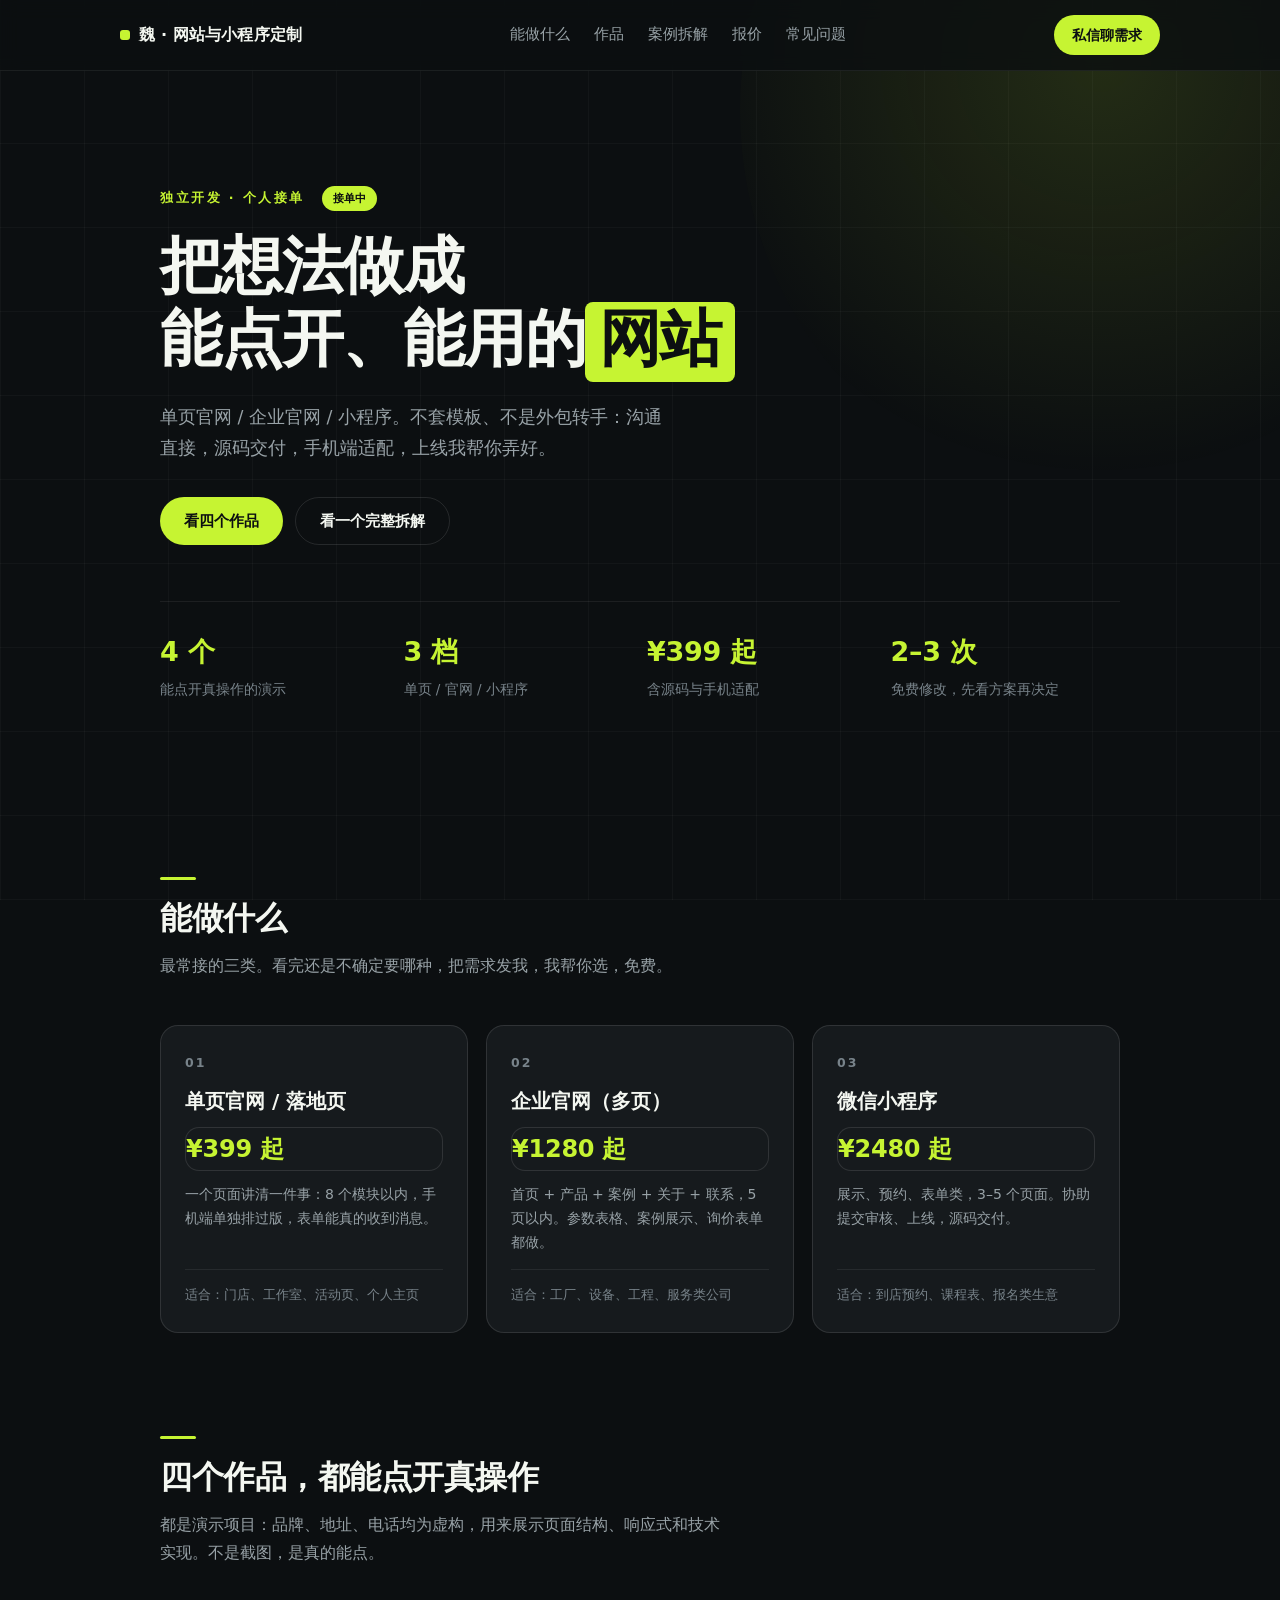
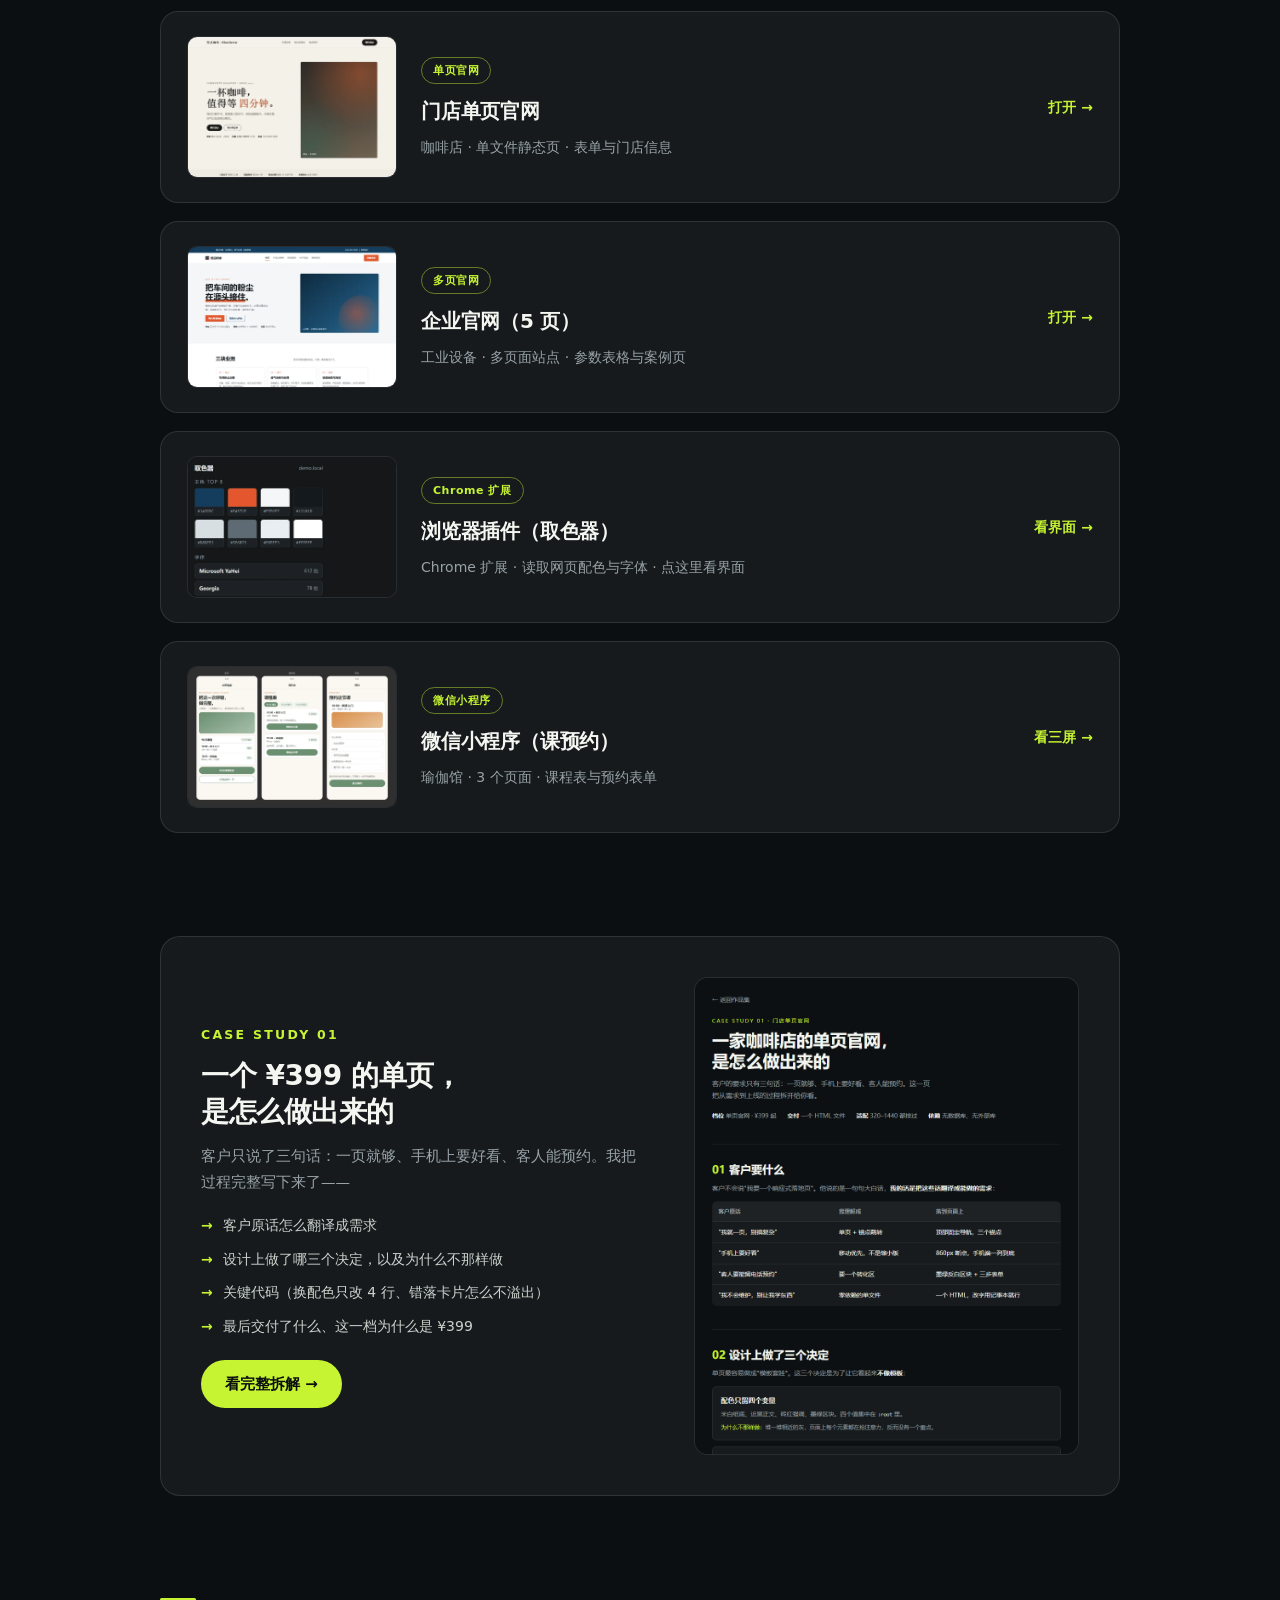
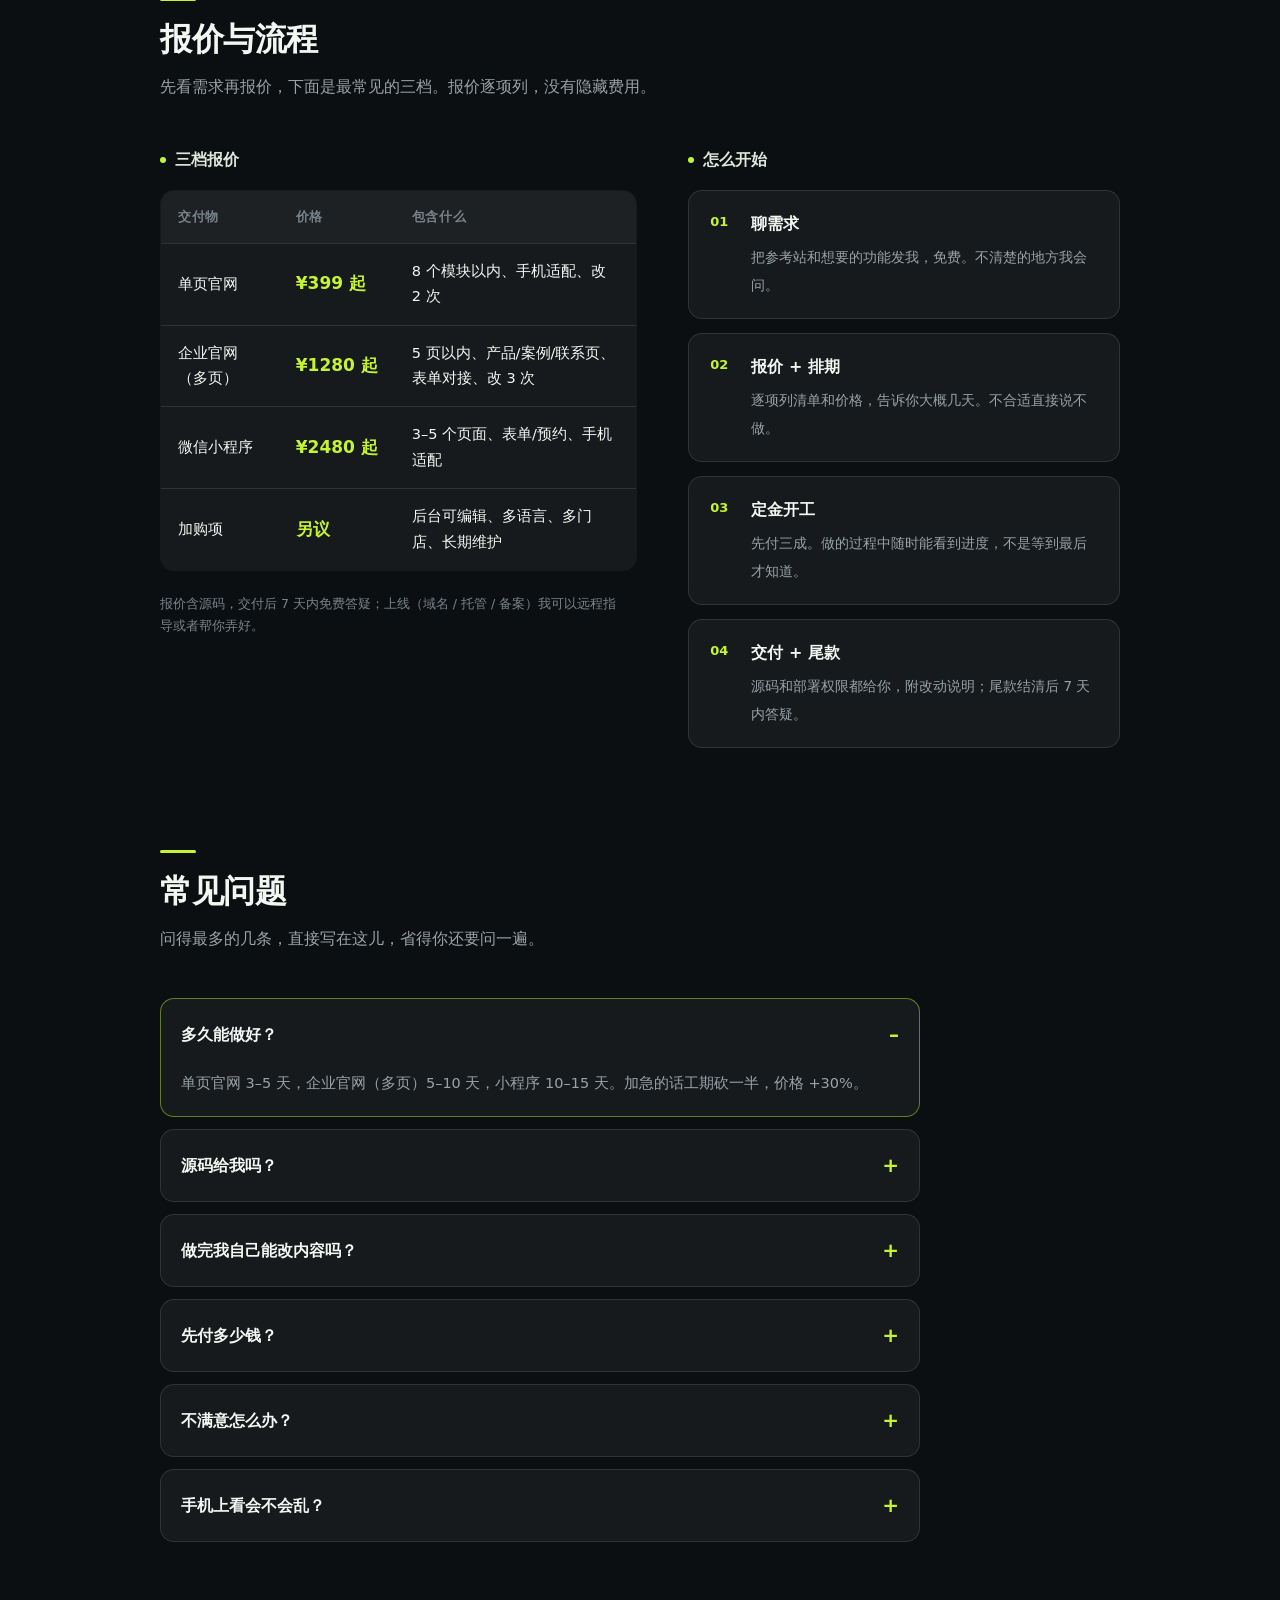
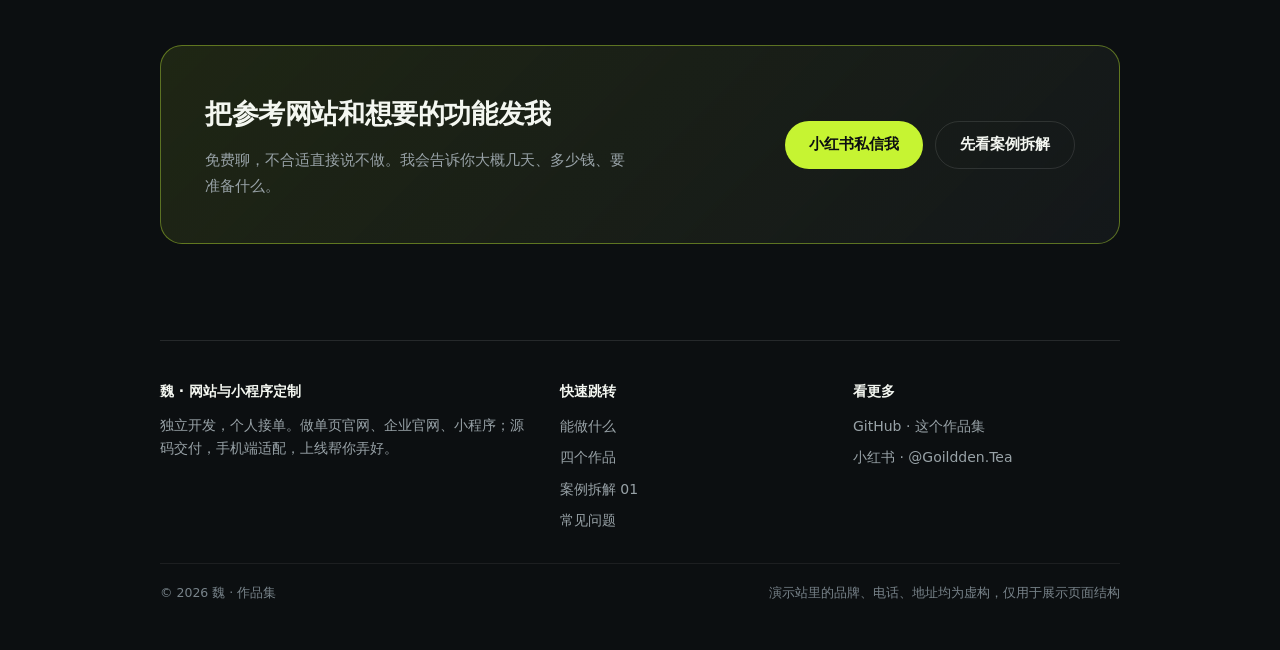
<file: index.html>
<!doctype html>
<html lang="zh-CN">
<head>
<meta charset="utf-8">
<meta name="viewport" content="width=device-width, initial-scale=1">
<title>魏 · 网站与小程序定制开发（接单中）</title>
<meta name="description" content="个人接单，做单页官网 / 企业官网 / 小程序。源码交付、手机端适配、上线帮你弄好，报价 ¥399 起。四个作品可以点开真操作。">
<link rel="icon" href="assets/favicon.svg" type="image/svg+xml">
<meta property="og:type" content="website">
<meta property="og:site_name" content="魏 · 网站与小程序定制开发">
<meta property="og:title" content="魏 · 网站与小程序定制开发（接单中）">
<meta property="og:description" content="四个可以点开真操作的演示：门店单页、企业官网、浏览器插件、微信小程序。报价 ¥399 起，源码交付。">
<meta property="og:image" content="https://licode-2042.github.io/web-portfolio/assets/og-cover.png">
<meta property="og:url" content="https://licode-2042.github.io/web-portfolio/">
<meta name="twitter:card" content="summary_large_image">
<style>
:root{
  --bg:#0C0F11; --bg2:#0F1315; --panel:#161A1D; --panel2:#1B2022;
  --ink:#F4F7F1; --dim:#98A2A7; --dim2:#78838A;
  --line:rgba(255,255,255,.11); --line2:rgba(255,255,255,.07);
  --neon:#C6F432; --font:"Microsoft YaHei","PingFang SC",system-ui,-apple-system,sans-serif;
}
*{margin:0;padding:0;box-sizing:border-box}
html{scroll-behavior:smooth}
html,body{overflow-x:clip}
body{background:var(--bg);color:var(--ink);font-family:var(--font);line-height:1.75;-webkit-font-smoothing:antialiased}
a{color:inherit}
.wrap{max-width:1040px;margin:0 auto;padding:0 clamp(18px,5vw,40px)}
.grid-bg{position:fixed;inset:0;pointer-events:none;z-index:0;
  background-image:repeating-linear-gradient(0deg,rgba(255,255,255,.032) 0 1px,transparent 1px 84px),
                   repeating-linear-gradient(90deg,rgba(255,255,255,.032) 0 1px,transparent 1px 84px)}
.glow{position:fixed;right:-280px;top:-300px;width:820px;height:820px;border-radius:50%;pointer-events:none;z-index:0;
  background:radial-gradient(circle at 44% 44%,rgba(198,244,50,.13),transparent 64%)}
.cursor-glow{position:fixed;left:0;top:0;width:560px;height:560px;margin:-280px 0 0 -280px;border-radius:50%;
  pointer-events:none;z-index:1;opacity:0;transition:opacity .5s ease;mix-blend-mode:screen;will-change:transform;
  background:radial-gradient(circle at 50% 50%,rgba(198,244,50,.40),rgba(198,244,50,.13) 38%,transparent 64%)}
.cursor-glow.on{opacity:1}
.page{position:relative;z-index:2}

/* 顶栏 */
header{position:sticky;top:0;z-index:30;backdrop-filter:blur(10px);
  background:rgba(12,15,17,.82);border-bottom:1px solid var(--line2)}
.bar{display:flex;align-items:center;justify-content:space-between;gap:18px;padding:15px 0}
.brand{font-weight:900;letter-spacing:.01em;font-size:16px;display:flex;align-items:center;gap:9px;text-decoration:none}
.brand i{width:10px;height:10px;border-radius:3px;background:var(--neon);display:block}
.nav{display:flex;gap:24px;font-size:14.5px}
.nav a{text-decoration:none;color:var(--dim);transition:.18s}
.nav a:hover{color:var(--neon)}
.bar .btn{min-height:40px;padding:0 18px;font-size:14px}

/* 首屏 */
.hero{padding:clamp(56px,9vw,118px) 0 clamp(40px,6vw,72px)}
.eyebrow{font-size:12.5px;letter-spacing:.2em;color:var(--neon);text-transform:uppercase;font-weight:700}
.badge{display:inline-block;margin-left:10px;padding:3px 11px;border-radius:999px;background:var(--neon);
  color:#0B0F10;font-size:11px;font-weight:900;letter-spacing:.02em}
h1{font-size:clamp(32px,5.6vw,62px);line-height:1.14;font-weight:900;letter-spacing:-.02em;
  margin:20px 0 20px;overflow-wrap:anywhere;max-width:22ch}
h1 .hl{background:var(--neon);color:#0C0F11;padding:2px 14px 7px;border-radius:8px;display:inline-block}
.lede{color:var(--dim);font-size:clamp(15px,1.7vw,17.5px);max-width:46ch;line-height:1.8}
.hero-cta{display:flex;gap:12px;flex-wrap:wrap;margin-top:32px}
.stats{display:grid;grid-template-columns:repeat(4,minmax(0,1fr));gap:14px;margin-top:clamp(38px,5vw,56px);
  border-top:1px solid var(--line2);padding-top:26px}
.stats div b{display:block;font-size:clamp(20px,2.6vw,27px);font-weight:900;color:var(--neon);letter-spacing:-.01em}
.stats div span{font-size:13.5px;color:var(--dim2)}

/* 通用小节 */
section{padding:clamp(56px,8vw,104px) 0 0}
.h2{font-size:clamp(22px,3.2vw,32px);font-weight:900;line-height:1.28;letter-spacing:-.015em;margin-bottom:14px}
.h2::before{content:"";display:block;width:36px;height:3px;border-radius:2px;background:var(--neon);margin-bottom:18px}
.note{color:var(--dim);font-size:15.5px;max-width:58ch;line-height:1.8}
.note.small{font-size:12.5px;color:var(--dim2);margin-top:22px}
.sec-head{margin-bottom:clamp(28px,4vw,44px)}

/* 服务三档 */
.svc{display:grid;grid-template-columns:repeat(3,minmax(0,1fr));gap:18px}
.svc .c{background:var(--panel);border:1px solid var(--line);border-radius:18px;padding:26px 24px;
  display:flex;flex-direction:column;transition:border-color .2s,transform .2s}
.svc .c:hover{border-color:rgba(198,244,50,.55);transform:translateY(-3px)}
.svc .c .k{font-size:12.5px;color:var(--dim2);letter-spacing:.16em;font-weight:800}
.svc .c h3{font-size:20px;font-weight:900;margin:10px 0 8px}
.svc .c .price{font-size:24px;font-weight:900;color:var(--neon);letter-spacing:-.01em;margin-bottom:12px}
.svc .c p{font-size:14px;color:var(--dim);line-height:1.7;flex:1}
.svc .c .who{margin-top:14px;padding-top:14px;border-top:1px solid var(--line2);font-size:13px;color:var(--dim2)}

/* 作品 */
.list{display:grid;gap:18px}
.item{display:grid;grid-template-columns:210px 1fr auto;gap:24px;align-items:center;
  background:var(--panel);border:1px solid var(--line);border-radius:18px;padding:24px 26px;text-decoration:none;
  transition:border-color .2s,transform .2s,box-shadow .25s}
.item:hover{border-color:var(--neon);transform:translateY(-3px);box-shadow:0 26px 52px -30px rgba(198,244,50,.6)}
.item .thumb{width:210px;height:142px;border-radius:10px;overflow:hidden;background:#0d1319;border:1px solid var(--line)}
.item .thumb img{width:100%;height:100%;object-fit:cover;object-position:top center;display:block;
  transition:transform .55s cubic-bezier(.2,.8,.2,1)}
.item:hover .thumb img{transform:scale(1.05)}
.item .tag{display:inline-block;font-size:11px;font-weight:800;letter-spacing:.05em;color:var(--neon);
  border:1px solid rgba(198,244,50,.45);border-radius:999px;padding:3px 11px;margin-bottom:10px}
.item h3{font-size:20px;font-weight:900;margin-bottom:7px;letter-spacing:-.01em}
.item p{font-size:14px;color:var(--dim);line-height:1.7}
.item .go{font-size:14px;font-weight:800;color:var(--neon);white-space:nowrap}

/* 案例 */
.case{display:grid;grid-template-columns:1.15fr 1fr;gap:clamp(24px,4vw,52px);align-items:center;
  background:var(--panel);border:1px solid var(--line);border-radius:20px;padding:clamp(24px,4vw,40px)}
.case .k{font-size:12.5px;letter-spacing:.18em;color:var(--neon);font-weight:800}
.case h3{font-size:clamp(20px,2.8vw,28px);font-weight:900;line-height:1.3;margin:12px 0 12px;letter-spacing:-.015em}
.case p{color:var(--dim);font-size:14.5px;line-height:1.8}
.case ul{list-style:none;margin-top:18px;display:grid;gap:9px}
.case li{font-size:14px;color:#CBD3CC;display:flex;gap:10px}
.case li::before{content:"→";color:var(--neon);font-weight:800;flex:none}
.case .shot{border:1px solid var(--line);border-radius:14px;overflow:hidden;background:#0d1319}
.case .shot img{width:100%;display:block}
.case .btn{margin-top:22px}

/* 报价 + 流程 */
.duo{display:grid;grid-template-columns:1.05fr .95fr;gap:clamp(26px,4vw,54px);align-items:start}
.duo h3{font-size:16px;font-weight:900;margin-bottom:16px;display:flex;align-items:center;gap:9px;color:#DFE6DA}
.duo h3::before{content:"";width:6px;height:6px;border-radius:50%;background:var(--neon);flex:none}
.price{width:100%;border-collapse:collapse;font-size:14.5px;background:var(--panel);border:1px solid var(--line);
  border-radius:14px;overflow:hidden}
.price th,.price td{padding:15px 17px;text-align:left;border-bottom:1px solid var(--line)}
.price th{color:var(--dim2);font-weight:700;font-size:12.5px;letter-spacing:.05em;background:rgba(255,255,255,.03)}
.price tr:last-child td{border-bottom:0}
.price .p{color:var(--neon);font-weight:900;font-size:17px;white-space:nowrap}
.steps{list-style:none;counter-reset:s;display:grid;gap:14px}
.steps li{counter-increment:s;background:var(--panel);border:1px solid var(--line);border-radius:14px;
  padding:19px 21px 19px 62px;position:relative}
.steps li::before{content:"0" counter(s);position:absolute;left:21px;top:20px;color:var(--neon);font-weight:900;font-size:13px}
.steps b{display:block;font-size:16px;margin-bottom:5px}
.steps span{color:var(--dim);font-size:13.5px;line-height:1.7}

/* 常见问题 */
.faq{display:grid;gap:12px;max-width:760px}
.faq details{background:var(--panel);border:1px solid var(--line);border-radius:14px;padding:0 20px;transition:.2s}
.faq details[open]{border-color:rgba(198,244,50,.45)}
.faq summary{cursor:pointer;list-style:none;padding:18px 0;font-size:16px;font-weight:800;display:flex;
  justify-content:space-between;align-items:center;gap:16px}
.faq summary::-webkit-details-marker{display:none}
.faq summary::after{content:"+";color:var(--neon);font-size:20px;font-weight:900;flex:none}
.faq details[open] summary::after{content:"–"}
.faq p{color:var(--dim);font-size:14.5px;line-height:1.8;padding:0 0 20px}

/* 底部 CTA + 页脚 */
.cta-card{border:1px solid rgba(198,244,50,.4);border-radius:22px;
  background:linear-gradient(135deg,rgba(198,244,50,.10),rgba(22,26,29,.8));
  padding:clamp(26px,4vw,44px);display:grid;grid-template-columns:minmax(0,1fr) auto;gap:26px;align-items:center}
.cta-card h3{font-size:clamp(20px,2.8vw,27px);font-weight:900;margin-bottom:10px;letter-spacing:-.015em}
.cta-card p{color:var(--dim);font-size:14.5px;line-height:1.8;max-width:46ch}
.btns{display:flex;gap:12px;flex-wrap:wrap}
.btn{display:inline-flex;align-items:center;justify-content:center;min-height:48px;padding:0 24px;border-radius:999px;
  font-size:15px;font-weight:900;text-decoration:none;background:var(--neon);color:#0C0F11;white-space:nowrap;transition:.2s}
.btn.ghost{background:transparent;color:var(--ink);border:1px solid var(--line)}
.btn:hover{opacity:.88;transform:translateY(-1px)}
footer{margin-top:clamp(56px,8vw,96px);border-top:1px solid var(--line);padding:38px 0 46px}
.fgrid{display:grid;grid-template-columns:1.4fr 1fr 1fr;gap:26px;font-size:14px;color:var(--dim)}
footer h4{font-size:14px;color:var(--ink);font-weight:900;margin-bottom:10px}
footer ul{list-style:none;display:grid;gap:7px}
footer a{color:var(--dim);text-decoration:none}
footer a:hover{color:var(--neon)}
.fbase{margin-top:30px;padding-top:18px;border-top:1px solid var(--line2);font-size:12.5px;color:var(--dim2);
  display:flex;justify-content:space-between;gap:14px;flex-wrap:wrap}

@media (max-width:880px){
  .nav{display:none}
  .svc{grid-template-columns:minmax(0,1fr)}
  .duo{grid-template-columns:minmax(0,1fr)}
  .case{grid-template-columns:minmax(0,1fr)}
  .cta-card{grid-template-columns:minmax(0,1fr)}
  .stats{grid-template-columns:repeat(2,minmax(0,1fr));gap:18px}
}
@media (max-width:640px){
  .item{grid-template-columns:minmax(0,1fr);gap:12px;padding:20px}
  .item .thumb{width:100%;height:186px}
  .item .go{justify-self:start}
  .price th:nth-child(3),.price td:nth-child(3){display:none}
  .fgrid{grid-template-columns:minmax(0,1fr)}
}
</style>
</head>
<body>
<div class="grid-bg"></div><div class="glow"></div><div class="cursor-glow" id="cursorGlow"></div>

<div class="page">
<header>
  <div class="wrap bar">
    <a class="brand" href="./"><i></i>魏 · 网站与小程序定制</a>
    <nav class="nav">
      <a href="#service">能做什么</a>
      <a href="#works">作品</a>
      <a href="#case">案例拆解</a>
      <a href="#price">报价</a>
      <a href="#faq">常见问题</a>
    </nav>
    <a class="btn" href="#contact">私信聊需求</a>
  </div>
</header>

<div class="wrap">
  <div class="hero">
    <p class="eyebrow">独立开发 · 个人接单 <span class="badge">接单中</span></p>
    <h1>把想法做成<br>能点开、能用的<span class="hl">网站</span></h1>
    <p class="lede">单页官网 / 企业官网 / 小程序。不套模板、不是外包转手：沟通直接，源码交付，手机端适配，上线我帮你弄好。</p>
    <div class="hero-cta">
      <a class="btn" href="#works">看四个作品</a>
      <a class="btn ghost" href="case-01/">看一个完整拆解</a>
    </div>
    <div class="stats">
      <div><b>4 个</b><span>能点开真操作的演示</span></div>
      <div><b>3 档</b><span>单页 / 官网 / 小程序</span></div>
      <div><b>¥399 起</b><span>含源码与手机适配</span></div>
      <div><b>2–3 次</b><span>免费修改，先看方案再决定</span></div>
    </div>
  </div>

  <section id="service">
    <div class="sec-head">
      <h2 class="h2">能做什么</h2>
      <p class="note">最常接的三类。看完还是不确定要哪种，把需求发我，我帮你选，免费。</p>
    </div>
    <div class="svc">
      <div class="c">
        <span class="k">01</span>
        <h3>单页官网 / 落地页</h3>
        <div class="price">¥399 起</div>
        <p>一个页面讲清一件事：8 个模块以内，手机端单独排过版，表单能真的收到消息。</p>
        <div class="who">适合：门店、工作室、活动页、个人主页</div>
      </div>
      <div class="c">
        <span class="k">02</span>
        <h3>企业官网（多页）</h3>
        <div class="price">¥1280 起</div>
        <p>首页 + 产品 + 案例 + 关于 + 联系，5 页以内。参数表格、案例展示、询价表单都做。</p>
        <div class="who">适合：工厂、设备、工程、服务类公司</div>
      </div>
      <div class="c">
        <span class="k">03</span>
        <h3>微信小程序</h3>
        <div class="price">¥2480 起</div>
        <p>展示、预约、表单类，3–5 个页面。协助提交审核、上线，源码交付。</p>
        <div class="who">适合：到店预约、课程表、报名类生意</div>
      </div>
    </div>
  </section>

  <section id="works">
    <div class="sec-head">
      <h2 class="h2">四个作品，都能点开真操作</h2>
      <p class="note">都是演示项目：品牌、地址、电话均为虚构，用来展示页面结构、响应式和技术实现。不是截图，是真的能点。</p>
    </div>
    <div class="list" id="workList">
      <a class="item" href="01-cafe/">
        <div class="thumb"><img src="assets/thumbs/01-cafe.webp" alt="门店单页官网预览" loading="lazy"></div>
        <div><span class="tag">单页官网</span><h3>门店单页官网</h3><p>咖啡店 · 单文件静态页 · 表单与门店信息</p></div>
        <div class="go">打开 →</div>
      </a>
      <a class="item" href="02-corp/">
        <div class="thumb"><img src="assets/thumbs/02-corp.webp" alt="企业官网预览" loading="lazy"></div>
        <div><span class="tag">多页官网</span><h3>企业官网（5 页）</h3><p>工业设备 · 多页面站点 · 参数表格与案例页</p></div>
        <div class="go">打开 →</div>
      </a>
      <a class="item" href="03-plugin/preview.png">
        <div class="thumb"><img src="assets/thumbs/03-plugin.webp" alt="浏览器插件界面" loading="lazy"></div>
        <div><span class="tag">Chrome 扩展</span><h3>浏览器插件（取色器）</h3><p>读取网页配色与字体 · 点这里看界面</p></div>
        <div class="go">看界面 →</div>
      </a>
      <a class="item" href="04-miniprogram/preview.png">
        <div class="thumb"><img src="assets/thumbs/04-miniprogram.webp" alt="微信小程序三屏" loading="lazy"></div>
        <div><span class="tag">微信小程序</span><h3>微信小程序（课预约）</h3><p>瑜伽馆 · 3 个页面 · 课程表与预约表单</p></div>
        <div class="go">看三屏 →</div>
      </a>
    </div>
  </section>

  <section id="case">
    <div class="case">
      <div>
        <p class="k">CASE STUDY 01</p>
        <h3>一个 ¥399 的单页，<br>是怎么做出来的</h3>
        <p>客户只说了三句话：一页就够、手机上要好看、客人能预约。我把过程完整写下来了——</p>
        <ul>
          <li>客户原话怎么翻译成需求</li>
          <li>设计上做了哪三个决定，以及为什么不那样做</li>
          <li>关键代码（换配色只改 4 行、错落卡片怎么不溢出）</li>
          <li>最后交付了什么、这一档为什么是 ¥399</li>
        </ul>
        <a class="btn" href="case-01/">看完整拆解 →</a>
      </div>
      <div class="shot"><img src="assets/case-preview.png" alt="案例页预览（咖啡店单页官网的拆解）" loading="lazy"></div>
    </div>
  </section>

  <section id="price">
    <div class="sec-head">
      <h2 class="h2">报价与流程</h2>
      <p class="note">先看需求再报价，下面是最常见的三档。报价逐项列，没有隐藏费用。</p>
    </div>
    <div class="duo">
      <div>
        <h3>三档报价</h3>
        <table class="price">
          <thead><tr><th>交付物</th><th>价格</th><th>包含什么</th></tr></thead>
          <tbody>
            <tr><td>单页官网</td><td class="p">¥399 起</td><td>8 个模块以内、手机适配、改 2 次</td></tr>
            <tr><td>企业官网（多页）</td><td class="p">¥1280 起</td><td>5 页以内、产品/案例/联系页、表单对接、改 3 次</td></tr>
            <tr><td>微信小程序</td><td class="p">¥2480 起</td><td>3–5 个页面、表单/预约、手机适配</td></tr>
            <tr><td>加购项</td><td class="p">另议</td><td>后台可编辑、多语言、多门店、长期维护</td></tr>
          </tbody>
        </table>
        <p class="note small">报价含源码，交付后 7 天内免费答疑；上线（域名 / 托管 / 备案）我可以远程指导或者帮你弄好。</p>
      </div>
      <div>
        <h3>怎么开始</h3>
        <ol class="steps">
          <li><b>聊需求</b><span>把参考站和想要的功能发我，免费。不清楚的地方我会问。</span></li>
          <li><b>报价 + 排期</b><span>逐项列清单和价格，告诉你大概几天。不合适直接说不做。</span></li>
          <li><b>定金开工</b><span>先付三成。做的过程中随时能看到进度，不是等到最后才知道。</span></li>
          <li><b>交付 + 尾款</b><span>源码和部署权限都给你，附改动说明；尾款结清后 7 天内答疑。</span></li>
        </ol>
      </div>
    </div>
  </section>

  <section id="faq">
    <div class="sec-head">
      <h2 class="h2">常见问题</h2>
      <p class="note">问得最多的几条，直接写在这儿，省得你还要问一遍。</p>
    </div>
    <div class="faq">
      <details open>
        <summary>多久能做好？</summary>
        <p>单页官网 3–5 天，企业官网（多页）5–10 天，小程序 10–15 天。加急的话工期砍一半，价格 +30%。</p>
      </details>
      <details>
        <summary>源码给我吗？</summary>
        <p>给。尾款结清后，代码、部署账号权限都交给你，以后想换人维护也不受制于我。</p>
      </details>
      <details>
        <summary>做完我自己能改内容吗？</summary>
        <p>可以。加一个后台（+¥500 起），改文字、换图、调顺序，你登录就能改，不用找我、也不用懂代码。</p>
      </details>
      <details>
        <summary>先付多少钱？</summary>
        <p>先付三成定金开工，验收满意再结尾款。超过 ¥1000 的单子可以分三期。</p>
      </details>
      <details>
        <summary>不满意怎么办？</summary>
        <p>开工前我先给方案和排期，不满意方案可以不做，不收钱。开工后免费改 2–3 次，超出按 ¥50/次。</p>
      </details>
      <details>
        <summary>手机上看会不会乱？</summary>
        <p>不会。每个站我都按 320 / 390 / 768 / 1440 四档宽度排过版，手机端是单独排的，不是把桌面版缩小。</p>
      </details>
    </div>
  </section>

  <section id="contact">
    <div class="cta-card">
      <div>
        <h3>把参考网站和想要的功能发我</h3>
        <p>免费聊，不合适直接说不做。我会告诉你大概几天、多少钱、要准备什么。</p>
      </div>
      <div class="btns">
        <a class="btn" href="https://www.xiaohongshu.com/user/profile/6476e8b30000000010036e85" target="_blank" rel="noopener">小红书私信我</a>
        <a class="btn ghost" href="case-01/">先看案例拆解</a>
      </div>
    </div>
  </section>

  <footer>
    <div class="fgrid">
      <div>
        <h4>魏 · 网站与小程序定制</h4>
        <p style="font-size:13.5px">独立开发，个人接单。做单页官网、企业官网、小程序；源码交付，手机端适配，上线帮你弄好。</p>
      </div>
      <div>
        <h4>快速跳转</h4>
        <ul>
          <li><a href="#service">能做什么</a></li>
          <li><a href="#works">四个作品</a></li>
          <li><a href="case-01/">案例拆解 01</a></li>
          <li><a href="#faq">常见问题</a></li>
        </ul>
      </div>
      <div>
        <h4>看更多</h4>
        <ul>
          <li><a href="https://github.com/LiCode-2042/web-portfolio" target="_blank" rel="noopener">GitHub · 这个作品集</a></li>
          <li><a href="https://www.xiaohongshu.com/user/profile/6476e8b30000000010036e85" target="_blank" rel="noopener">小红书 · @Goildden.Tea</a></li>
        </ul>
      </div>
    </div>
    <div class="fbase">
      <span>© 2026 魏 · 作品集</span>
      <span>演示站里的品牌、电话、地址均为虚构，仅用于展示页面结构</span>
    </div>
  </footer>
</div>
</div>

<script>
// 作品列表读 works.json —— 用 /admin/ 后台改就行，不用动这个文件。
// 上面写死的 4 个是兜底：万一 works.json 没加载出来，页面照样完整。
(function () {
  var box = document.getElementById('workList');
  if (!box) return;
  var esc = function (s) {
    return String(s == null ? '' : s).replace(/[&<>"']/g, function (c) {
      return { '&': '&amp;', '<': '&lt;', '>': '&gt;', '"': '&quot;', "'": '&#39;' }[c];
    });
  };
  fetch('works.json?t=' + Date.now())
    .then(function (r) { return r.ok ? r.json() : null; })
    .then(function (list) {
      if (!Array.isArray(list)) return;
      var items = list.filter(function (w) { return w && w.show !== false && w.title; });
      if (!items.length) return;
      box.innerHTML = items.map(function (w) {
        return '<a class="item" href="' + esc(w.href) + '">' +
          '<div class="thumb"><img src="' + esc(w.thumb) + '" alt="' + esc(w.alt || w.title) + '" loading="lazy"></div>' +
          '<div>' + (w.tag ? '<span class="tag">' + esc(w.tag) + '</span>' : '') +
            '<h3>' + esc(w.title) + '</h3><p>' + esc(w.sub || '') + '</p></div>' +
          '<div class="go">' + esc(w.go || '打开 →') + '</div></a>';
      }).join('');
    })
    .catch(function () { /* 兜底 HTML 还在 */ });
})();
</script>

<script>
// 鼠标追视：光晕用缓动跟着指针走。触屏和「减少动态效果」下自动关闭。
(function () {
  var el = document.getElementById('cursorGlow');
  if (!el) return;
  var fine = window.matchMedia('(hover:hover) and (pointer:fine)').matches;
  var calm = window.matchMedia('(prefers-reduced-motion:reduce)').matches;
  if (!fine || calm) return;
  var tx = window.innerWidth / 2, ty = window.innerHeight * 0.35;
  var cx = tx, cy = ty, raf = 0;
  function tick() {
    cx += (tx - cx) * 0.12;
    cy += (ty - cy) * 0.12;
    el.style.transform = 'translate3d(' + cx.toFixed(1) + 'px,' + cy.toFixed(1) + 'px,0)';
    raf = (Math.abs(tx - cx) > 0.4 || Math.abs(ty - cy) > 0.4) ? requestAnimationFrame(tick) : 0;
  }
  window.addEventListener('pointermove', function (e) {
    if (e.pointerType && e.pointerType !== 'mouse') return;
    tx = e.clientX; ty = e.clientY;
    el.classList.add('on');
    if (!raf) raf = requestAnimationFrame(tick);
  }, { passive: true });
  document.addEventListener('mouseleave', function () { el.classList.remove('on'); });
  window.addEventListener('blur', function () { el.classList.remove('on'); });
})();
</script>
</body>
</html>
</file>
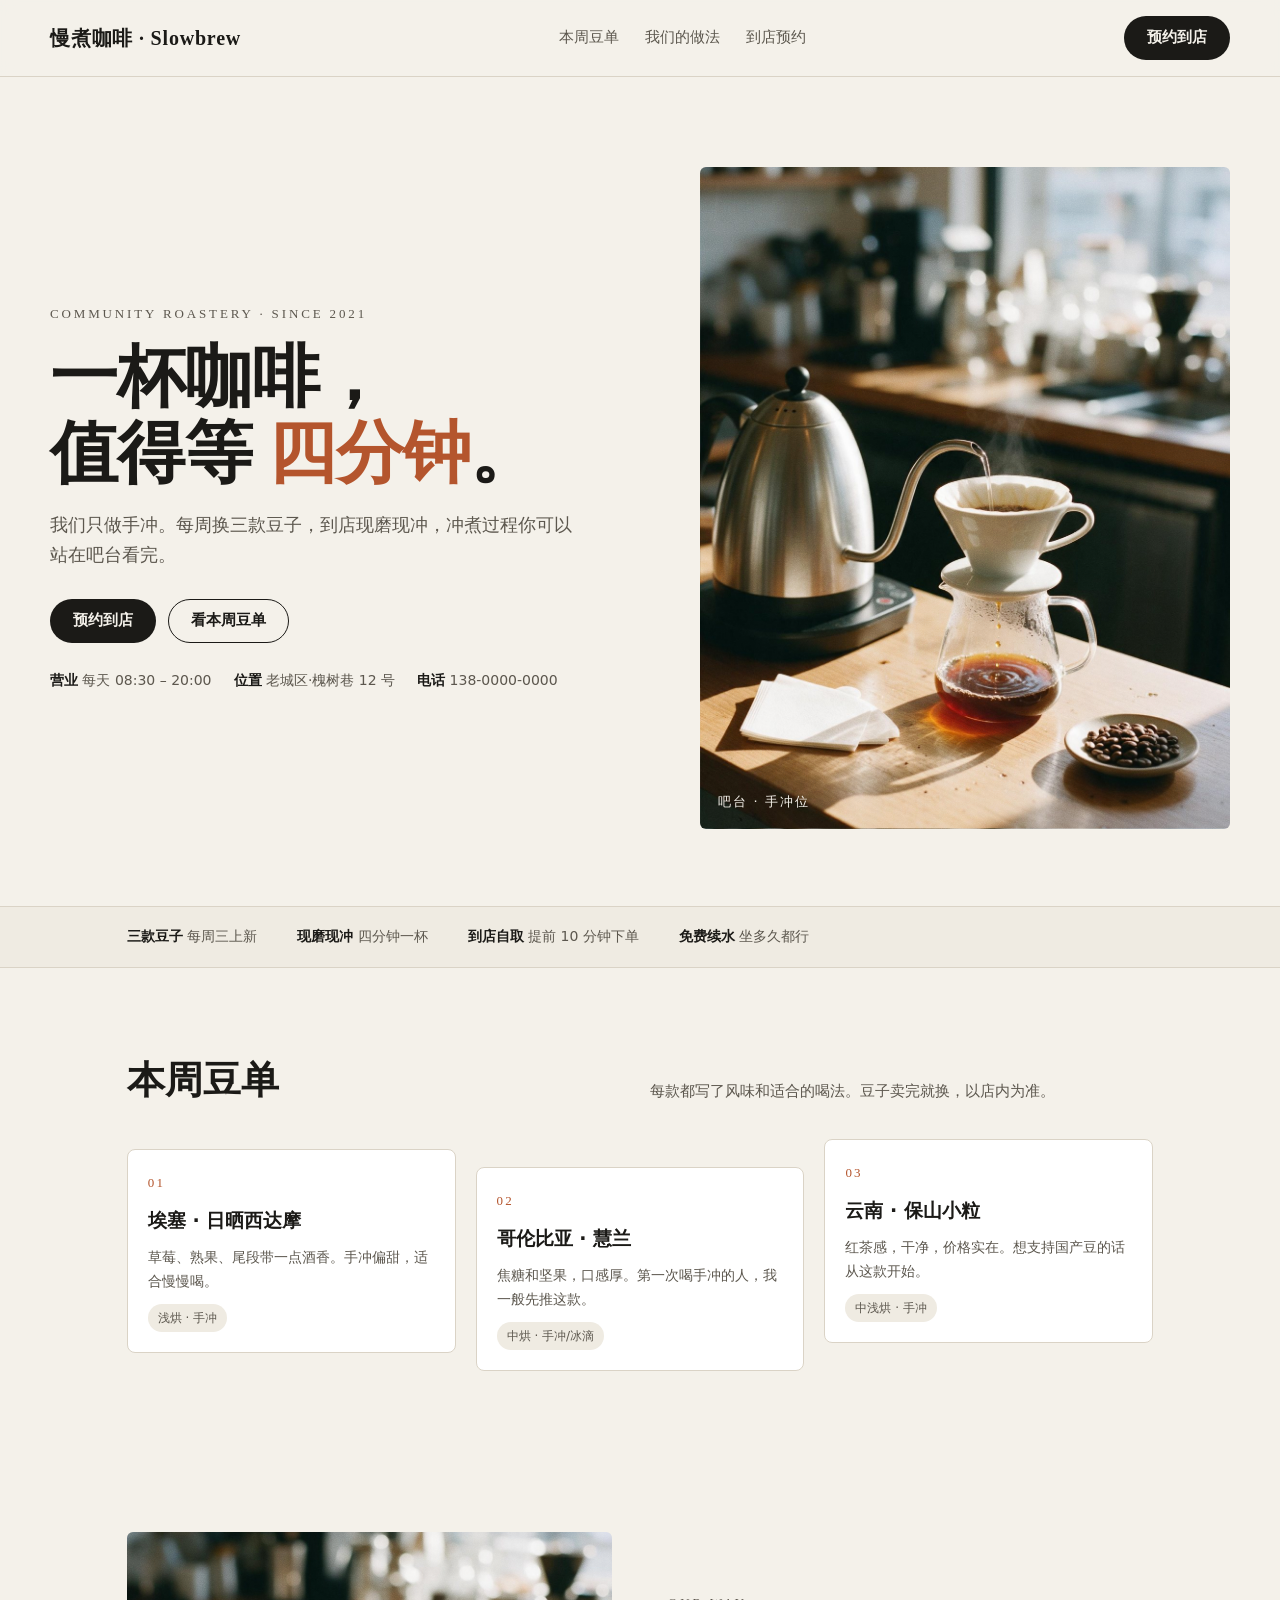
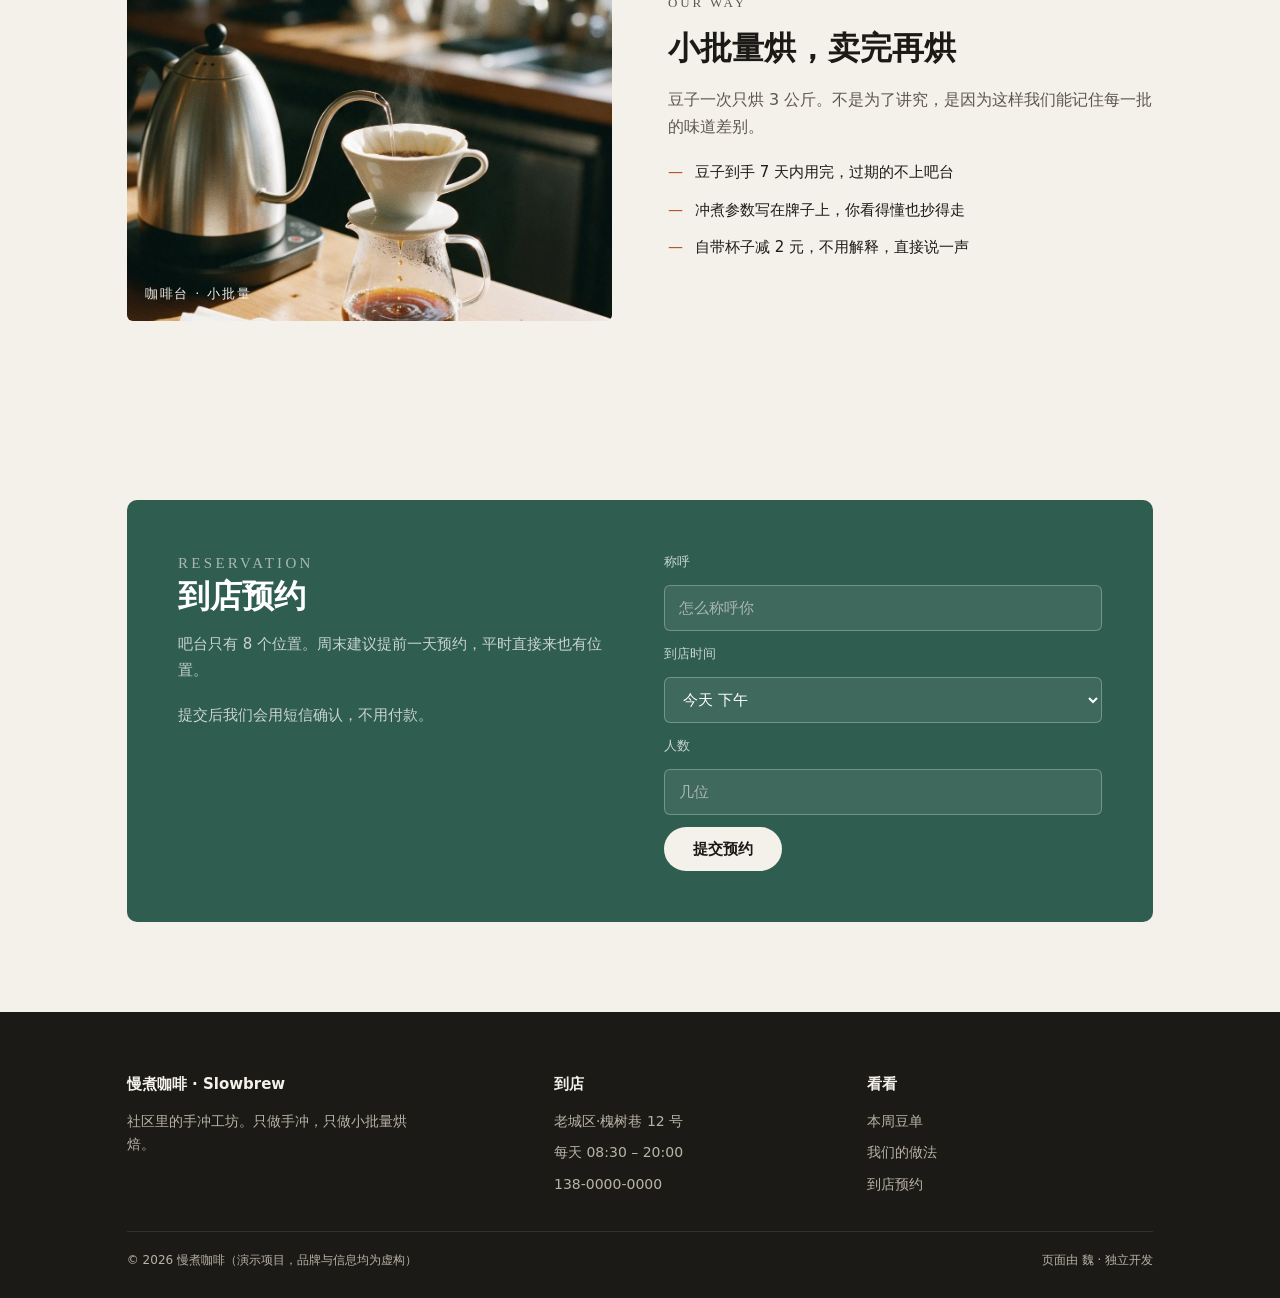
<file: 01-cafe/index.html>
<!doctype html>
<html lang="zh-CN">
<head>
<meta charset="utf-8">
<meta name="viewport" content="width=device-width, initial-scale=1">
<title>慢煮咖啡 · 社区手冲工坊</title>
<meta name="description" content="慢煮咖啡，社区里的手冲工坊。每周三款豆子，到店可现磨现冲。">
<style>
/* Hallmark · 预检自评 P5 H4 E5 S4 R5 V5 —— 无编造数据、无假 chrome、四档宽度可读 */
:root{
  --paper:#F4F1EA; --ink:#1B1A17; --ink-soft:#5C574E; --line:#DAD3C6;
  --terra:#B4552D; --moss:#2F5D50; --card:#FFFFFF;
  --pad-x:clamp(20px,6vw,88px);
  --font-sans:"Microsoft YaHei","PingFang SC","Noto Sans SC",system-ui,sans-serif;
  --font-serif:Georgia,"Songti SC","SimSun",serif;
}
*{margin:0;padding:0;box-sizing:border-box}
html,body{overflow-x:clip}
body{background:var(--paper);color:var(--ink);font-family:var(--font-sans);line-height:1.7;-webkit-font-smoothing:antialiased}
img,svg{display:block;max-width:100%}
a{color:inherit}

.wrap{max-width:1180px;margin:0 auto;padding:0 var(--pad-x)}
.eyebrow{font-family:var(--font-serif);font-size:13px;letter-spacing:.22em;text-transform:uppercase;color:var(--ink-soft)}

/* 顶部 */
header{position:sticky;top:0;z-index:20;background:rgba(244,241,234,.92);backdrop-filter:blur(8px);border-bottom:1px solid var(--line)}
.bar{display:flex;align-items:center;justify-content:space-between;gap:16px;padding:16px 0}
.brand{font-family:var(--font-serif);font-size:20px;letter-spacing:.04em;font-weight:700}
.nav{display:flex;gap:26px;font-size:15px}
.nav a{text-decoration:none;color:var(--ink-soft)}
.nav a:hover{color:var(--terra)}
.btn{display:inline-flex;align-items:center;justify-content:center;min-height:44px;padding:0 22px;border-radius:999px;
  font-size:15px;font-weight:700;text-decoration:none;border:1px solid transparent;white-space:nowrap;transition:.18s}
.btn-solid{background:var(--ink);color:var(--paper)}
.btn-solid:hover{background:var(--terra)}
.btn-ghost{border-color:var(--ink);color:var(--ink)}
.btn-ghost:hover{border-color:var(--terra);color:var(--terra)}

/* 首屏：不对称两栏 */
.hero{display:grid;grid-template-columns:minmax(0,1.05fr) minmax(0,.95fr);gap:clamp(24px,5vw,64px);align-items:center;
  padding:clamp(40px,7vw,96px) 0 clamp(36px,6vw,84px)}
.hero h1{font-family:var(--font-serif);font-weight:700;font-size:clamp(34px,6.2vw,68px);line-height:1.12;letter-spacing:-.01em;
  overflow-wrap:anywhere;min-width:0;margin:14px 0 18px}
.hero h1 .mark{color:var(--terra)}
.lede{font-size:clamp(15px,1.6vw,18px);color:var(--ink-soft);max-width:46ch}
.actions{display:flex;flex-wrap:wrap;gap:12px;margin-top:28px}
.meta{margin-top:26px;font-size:14px;color:var(--ink-soft);display:flex;flex-wrap:wrap;gap:10px 22px}
.meta b{color:var(--ink);font-weight:700}

/* 咖啡"照片"位：CSS 画的可替换图块 */
.shot{position:relative;border-radius:6px;overflow:hidden;background:
  radial-gradient(120% 90% at 78% 12%,rgba(180,85,45,.55),transparent 60%),
  radial-gradient(90% 80% at 12% 88%,rgba(47,93,80,.5),transparent 62%),
  linear-gradient(160deg,#2B2723,#4A4238 55%,#6B5F4E)}
.shot::after{content:"";position:absolute;inset:0;opacity:.22;mix-blend-mode:overlay;
  background-image:url("data:image/svg+xml;utf8,<svg xmlns='http://www.w3.org/2000/svg' width='180' height='180'><filter id='n'><feTurbulence type='fractalNoise' baseFrequency='.9' numOctaves='3'/><feColorMatrix type='saturate' values='0'/></filter><rect width='180' height='180' filter='url(%23n)' opacity='1'/></svg>")}
.shot.tall{aspect-ratio:4/5}
.shot .cap{position:absolute;left:18px;bottom:16px;color:#F4F1EA;font-size:13px;letter-spacing:.14em;z-index:2}

/* 信息条 */
.strip{border-top:1px solid var(--line);border-bottom:1px solid var(--line);background:#EFEBE2}
.strip ul{display:flex;flex-wrap:wrap;gap:14px 40px;list-style:none;padding:18px 0;font-size:14px;color:var(--ink-soft)}
.strip b{color:var(--ink)}

/* 通用小节 */
section{padding:clamp(48px,7vw,96px) 0}
.head{display:grid;grid-template-columns:minmax(0,1fr) minmax(0,1fr);gap:20px;align-items:end;margin-bottom:clamp(24px,4vw,44px)}
.head h2{font-family:var(--font-serif);font-size:clamp(24px,3.4vw,38px);line-height:1.25;font-weight:700;overflow-wrap:anywhere;min-width:0}
.head p{color:var(--ink-soft);font-size:15px}

/* 招牌：错落卡片 */
.menu{display:grid;grid-template-columns:repeat(3,minmax(0,1fr));gap:20px}
.item{background:var(--card);border:1px solid var(--line);border-radius:8px;padding:22px 20px 20px;display:flex;flex-direction:column;gap:10px}
.item .num{font-family:var(--font-serif);font-size:13px;color:var(--terra);letter-spacing:.16em}
.item h3{font-size:19px;font-weight:800}
.item p{font-size:14px;color:var(--ink-soft);flex:1}
.item .tag{align-self:flex-start;font-size:12px;padding:4px 10px;border-radius:999px;background:#EFEBE2;color:var(--ink-soft)}
.item:nth-child(2){transform:translateY(18px)}
.item:nth-child(3){transform:translateY(-10px)}

/* 两栏理念 */
.split{display:grid;grid-template-columns:minmax(0,1fr) minmax(0,1fr);gap:clamp(24px,5vw,56px);align-items:center}
.split h2{font-family:var(--font-serif);font-size:clamp(22px,3vw,32px);line-height:1.3;margin-bottom:16px}
.split p{color:var(--ink-soft);margin-bottom:14px}
.list{list-style:none;display:grid;gap:12px;margin-top:20px}
.list li{display:flex;gap:12px;font-size:15px}
.list li::before{content:"—";color:var(--terra);flex:none}

/* 预约 */
.book{background:var(--moss);color:#EDF1EC;border-radius:10px;padding:clamp(26px,4vw,52px);display:grid;
  grid-template-columns:minmax(0,1fr) minmax(0,1fr);gap:clamp(22px,4vw,48px)}
.book h2{font-family:var(--font-serif);font-size:clamp(22px,3vw,32px);line-height:1.3;margin-bottom:14px;color:#fff}
.book p{color:#C9D4CE;font-size:15px}
.form{display:grid;gap:12px}
.form label{font-size:13px;color:#C9D4CE}
.form input,.form select{width:100%;min-height:46px;padding:0 14px;border-radius:6px;border:1px solid rgba(255,255,255,.28);
  background:rgba(255,255,255,.08);color:#fff;font-family:var(--font-sans);font-size:15px}
.form input::placeholder{color:#A9B7B1}
.form .btn-solid{background:#F4F1EA;color:#1B1A17;justify-self:start;padding:0 28px}
.note{font-size:12px;color:#A9B7B1}

footer{background:#1B1A17;color:#B9B2A5;padding:clamp(34px,5vw,60px) 0 28px}
.fgrid{display:grid;grid-template-columns:minmax(0,1.4fr) minmax(0,1fr) minmax(0,1fr);gap:26px}
footer h4{color:#F4F1EA;font-size:15px;margin-bottom:12px}
footer a{color:#B9B2A5;text-decoration:none}
footer a:hover{color:#F4F1EA}
.flist{list-style:none;display:grid;gap:8px;font-size:14px}
.fbase{margin-top:34px;padding-top:18px;border-top:1px solid #34302A;font-size:12px;display:flex;justify-content:space-between;gap:14px;flex-wrap:wrap}

@media (max-width:860px){
  .hero,.split,.book,.head{grid-template-columns:minmax(0,1fr)}
  .menu{grid-template-columns:minmax(0,1fr)}
  .item:nth-child(2),.item:nth-child(3){transform:none}
  .shot.tall{aspect-ratio:16/10}
  .nav{display:none}
  .fgrid{grid-template-columns:minmax(0,1fr)}
}
</style>
</head>
<body>

<header>
  <div class="wrap bar">
    <div class="brand">慢煮咖啡 · Slowbrew</div>
    <nav class="nav">
      <a href="#menu">本周豆单</a>
      <a href="#about">我们的做法</a>
      <a href="#book">到店预约</a>
    </nav>
    <a class="btn btn-solid" href="#book">预约到店</a>
  </div>
</header>

<main>
  <div class="wrap hero">
    <div>
      <p class="eyebrow">Community Roastery · Since 2021</p>
      <h1>一杯咖啡，<br>值得等 <span class="mark">四分钟</span>。</h1>
      <p class="lede">我们只做手冲。每周换三款豆子，到店现磨现冲，冲煮过程你可以站在吧台看完。</p>
      <div class="actions">
        <a class="btn btn-solid" href="#book">预约到店</a>
        <a class="btn btn-ghost" href="#menu">看本周豆单</a>
      </div>
      <div class="meta">
        <span><b>营业</b> 每天 08:30 – 20:00</span>
        <span><b>位置</b> 老城区·槐树巷 12 号</span>
        <span><b>电话</b> 138-0000-0000</span>
      </div>
    </div>
    <figure class="shot tall" style="background-image:url('assets/hero.jpg');background-size:cover;background-position:center"><figcaption class="cap">吧台 · 手冲位</figcaption></figure>
  </div>

  <div class="strip">
    <div class="wrap">
      <ul>
        <li><b>三款豆子</b> 每周三上新</li>
        <li><b>现磨现冲</b> 四分钟一杯</li>
        <li><b>到店自取</b> 提前 10 分钟下单</li>
        <li><b>免费续水</b> 坐多久都行</li>
      </ul>
    </div>
  </div>

  <section id="menu">
    <div class="wrap">
      <div class="head">
        <h2>本周豆单</h2>
        <p>每款都写了风味和适合的喝法。豆子卖完就换，以店内为准。</p>
      </div>
      <div class="menu">
        <article class="item">
          <span class="num">01</span>
          <h3>埃塞 · 日晒西达摩</h3>
          <p>草莓、熟果、尾段带一点酒香。手冲偏甜，适合慢慢喝。</p>
          <span class="tag">浅烘 · 手冲</span>
        </article>
        <article class="item">
          <span class="num">02</span>
          <h3>哥伦比亚 · 慧兰</h3>
          <p>焦糖和坚果，口感厚。第一次喝手冲的人，我一般先推这款。</p>
          <span class="tag">中烘 · 手冲/冰滴</span>
        </article>
        <article class="item">
          <span class="num">03</span>
          <h3>云南 · 保山小粒</h3>
          <p>红茶感，干净，价格实在。想支持国产豆的话从这款开始。</p>
          <span class="tag">中浅烘 · 手冲</span>
        </article>
      </div>
    </div>
  </section>

  <section id="about">
    <div class="wrap split">
      <figure class="shot" style="aspect-ratio:5/4;background-image:url('assets/room.jpg');background-size:cover;background-position:center"><figcaption class="cap">咖啡台 · 小批量</figcaption></figure>
      <div>
        <p class="eyebrow">Our way</p>
        <h2>小批量烘，卖完再烘</h2>
        <p>豆子一次只烘 3 公斤。不是为了讲究，是因为这样我们能记住每一批的味道差别。</p>
        <ul class="list">
          <li>豆子到手 7 天内用完，过期的不上吧台</li>
          <li>冲煮参数写在牌子上，你看得懂也抄得走</li>
          <li>自带杯子减 2 元，不用解释，直接说一声</li>
        </ul>
      </div>
    </div>
  </section>

  <section id="book">
    <div class="wrap">
      <div class="book">
        <div>
          <p class="eyebrow" style="color:#A9B7B1">Reservation</p>
          <h2>到店预约</h2>
          <p>吧台只有 8 个位置。周末建议提前一天预约，平时直接来也有位置。</p>
          <p class="note" style="margin-top:20px">提交后我们会用短信确认，不用付款。</p>
        </div>
        <form class="form" onsubmit="event.preventDefault();this.querySelector('.btn-solid').textContent='已收到，稍后短信确认';">
          <label for="n">称呼</label>
          <input id="n" name="name" placeholder="怎么称呼你" required>
          <label for="t">到店时间</label>
          <select id="t" name="time">
            <option>今天 下午</option>
            <option>明天 上午</option>
            <option>明天 下午</option>
            <option>周末</option>
          </select>
          <label for="p">人数</label>
          <input id="p" name="people" inputmode="numeric" placeholder="几位" required>
          <button class="btn btn-solid" type="submit">提交预约</button>
        </form>
      </div>
    </div>
  </section>
</main>

<footer>
  <div class="wrap">
    <div class="fgrid">
      <div>
        <h4>慢煮咖啡 · Slowbrew</h4>
        <p style="font-size:14px;max-width:34ch">社区里的手冲工坊。只做手冲，只做小批量烘焙。</p>
      </div>
      <div>
        <h4>到店</h4>
        <ul class="flist">
          <li>老城区·槐树巷 12 号</li>
          <li>每天 08:30 – 20:00</li>
          <li>138-0000-0000</li>
        </ul>
      </div>
      <div>
        <h4>看看</h4>
        <ul class="flist">
          <li><a href="#menu">本周豆单</a></li>
          <li><a href="#about">我们的做法</a></li>
          <li><a href="#book">到店预约</a></li>
        </ul>
      </div>
    </div>
    <div class="fbase">
      <span>© 2026 慢煮咖啡（演示项目，品牌与信息均为虚构）</span>
      <span>页面由 魏 · 独立开发</span>
    </div>
  </div>
</footer>

</body>
</html>
</file>
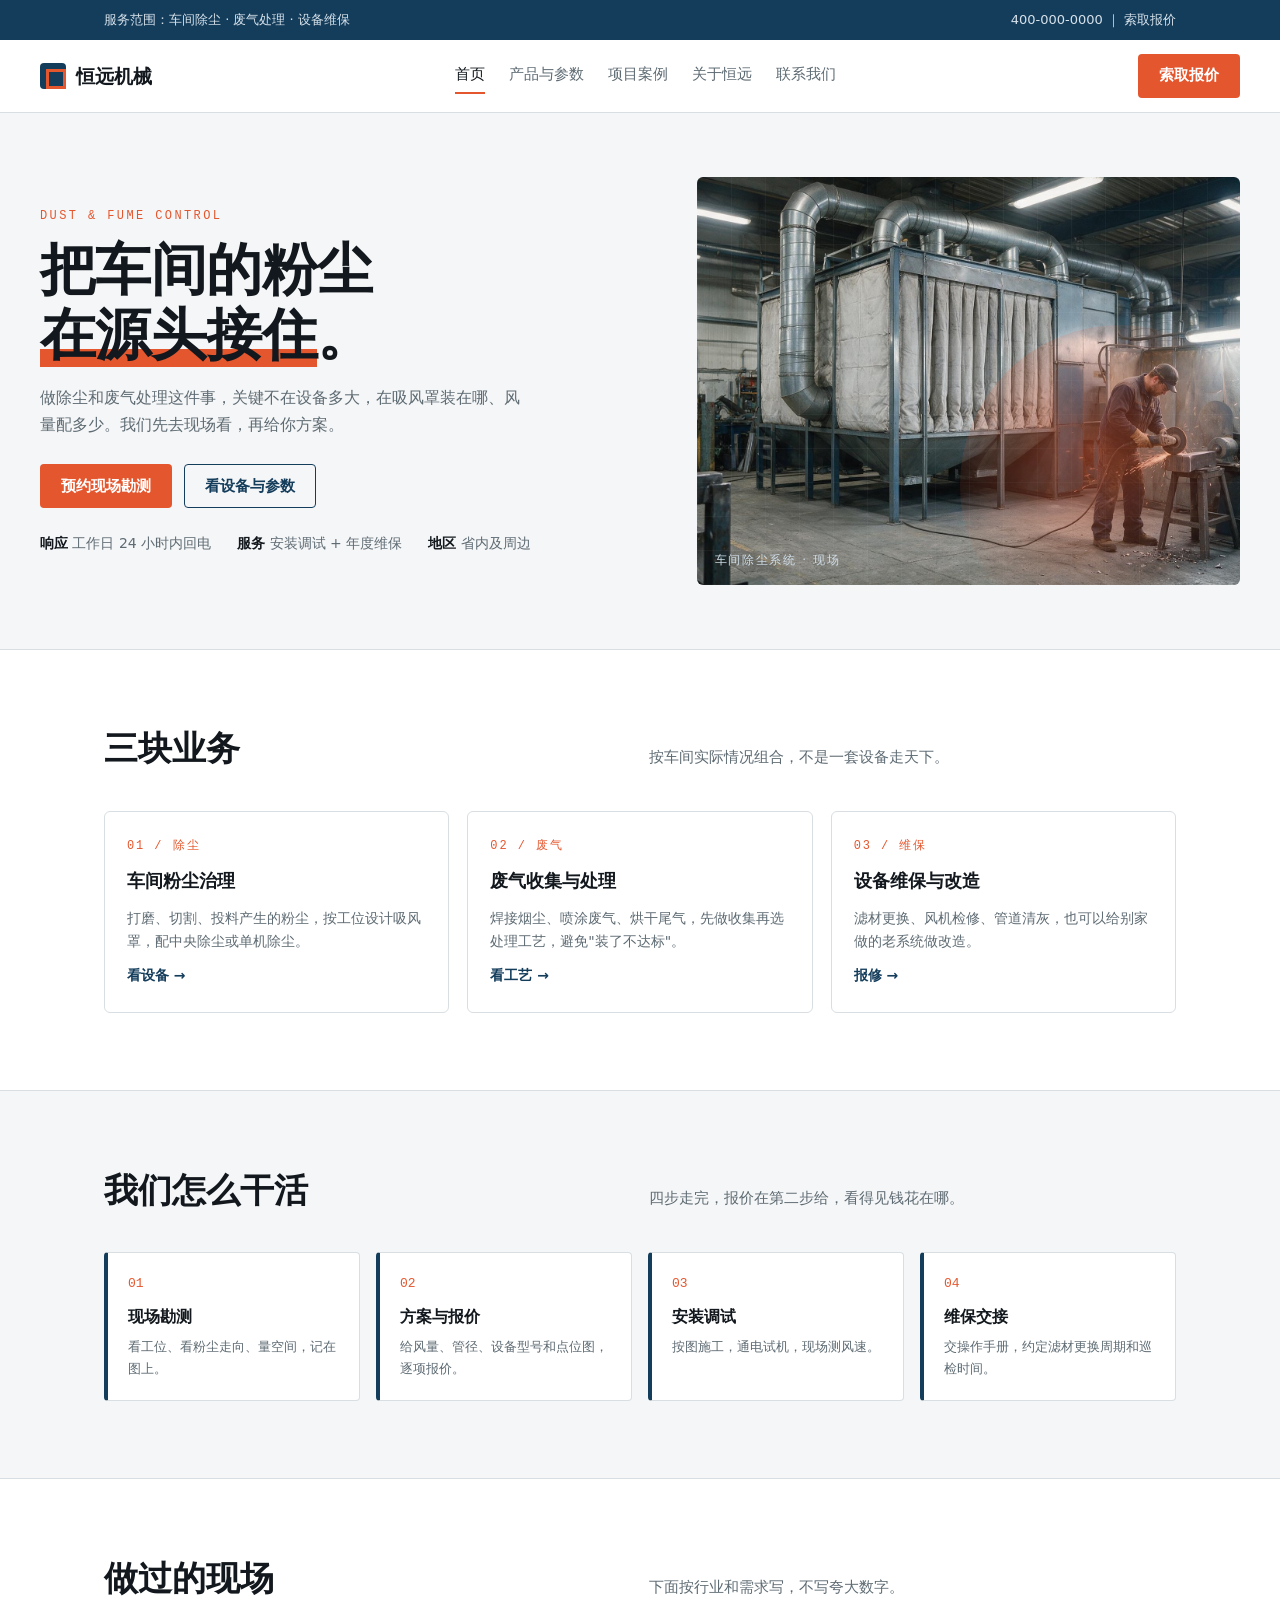
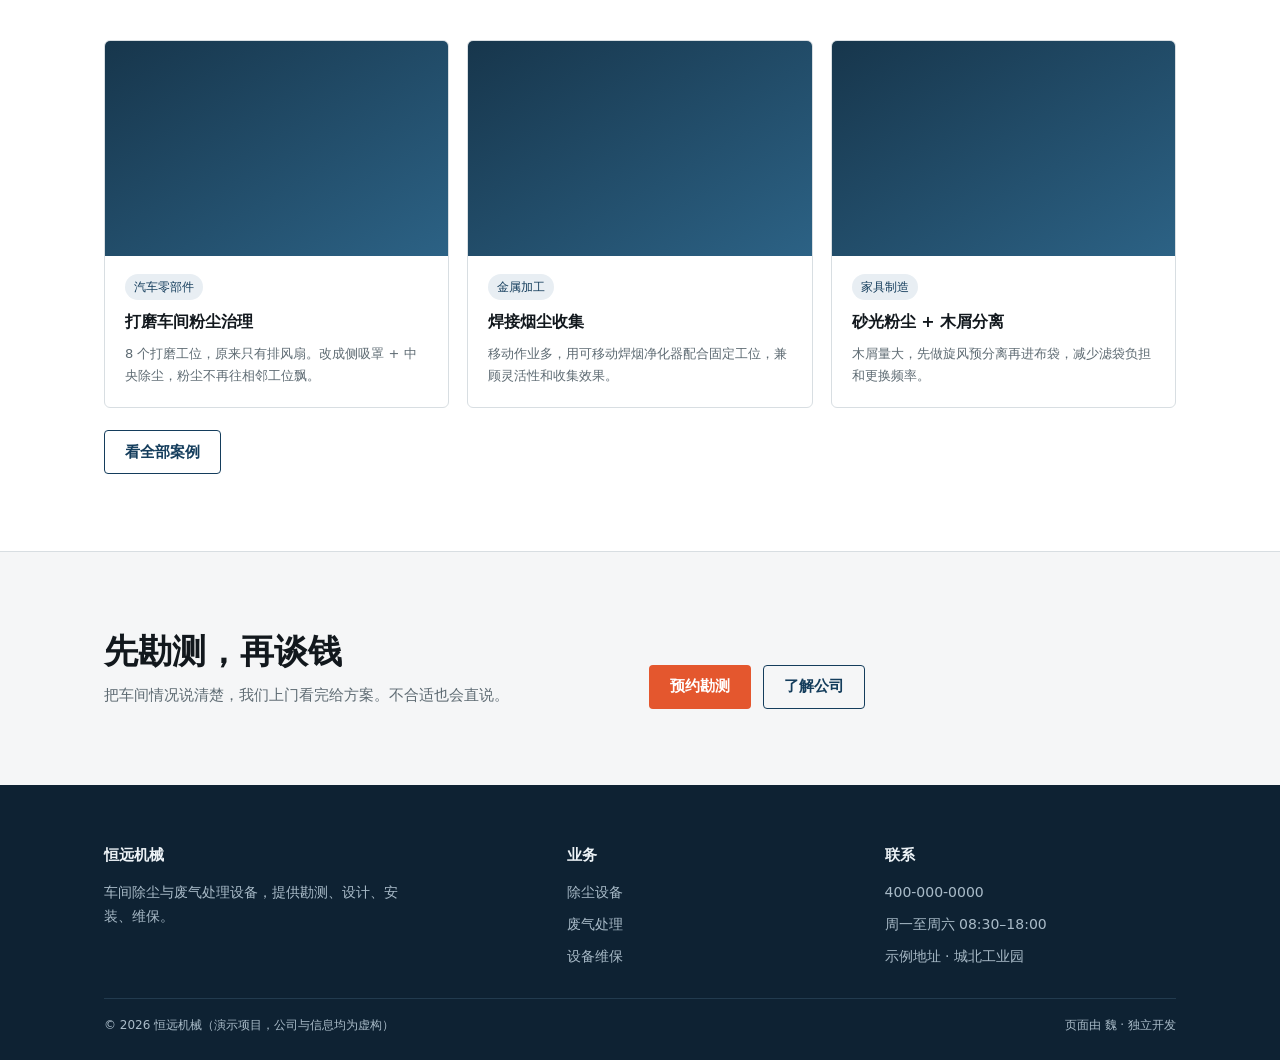
<file: 02-corp/index.html>
<!doctype html>
<html lang="zh-CN">
<head>
<meta charset="utf-8">
<meta name="viewport" content="width=device-width, initial-scale=1">
<title>恒远机械 · 工业除尘与废气处理设备</title>
<meta name="description" content="恒远机械，做车间除尘与废气处理设备，提供现场勘测、方案设计、安装调试和年度维保。">
<link rel="stylesheet" href="assets/styles.css">
</head>
<body>

<div class="topbar"><div class="wrap">
  <span>服务范围：车间除尘 · 废气处理 · 设备维保</span>
  <span><a href="tel:400-000-0000">400-000-0000</a> ｜ <a href="contact.html">索取报价</a></span>
</div></div>

<header><div class="wrap bar">
  <a class="brand" href="index.html"><i></i>恒远机械</a>
  <nav class="nav">
    <a href="index.html" aria-current="page">首页</a>
    <a href="products.html">产品与参数</a>
    <a href="cases.html">项目案例</a>
    <a href="about.html">关于恒远</a>
    <a href="contact.html">联系我们</a>
  </nav>
  <a class="btn btn-solid" href="contact.html">索取报价</a>
</div></header>

<main>
  <div class="wrap hero">
    <div>
      <p class="eyebrow">Dust &amp; Fume Control</p>
      <h1>把车间的粉尘<br><u>在源头接住</u>。</h1>
      <p class="lede">做除尘和废气处理这件事，关键不在设备多大，在吸风罩装在哪、风量配多少。我们先去现场看，再给你方案。</p>
      <div class="actions">
        <a class="btn btn-solid" href="contact.html">预约现场勘测</a>
        <a class="btn btn-line" href="products.html">看设备与参数</a>
      </div>
      <div class="facts">
        <span><b>响应</b> 工作日 24 小时内回电</span>
        <span><b>服务</b> 安装调试 + 年度维保</span>
        <span><b>地区</b> 省内及周边</span>
      </div>
    </div>
    <figure class="figbox" style="background-image:url('assets/hero.jpg');background-size:cover;background-position:center"><span>车间除尘系统 · 现场</span></figure>
  </div>

  <section class="section alt">
    <div class="wrap">
      <div class="head">
        <h2>三块业务</h2>
        <p>按车间实际情况组合，不是一套设备走天下。</p>
      </div>
      <div class="cards">
        <article class="card">
          <span class="k">01 / 除尘</span>
          <h3>车间粉尘治理</h3>
          <p>打磨、切割、投料产生的粉尘，按工位设计吸风罩，配中央除尘或单机除尘。</p>
          <a href="products.html">看设备 →</a>
        </article>
        <article class="card">
          <span class="k">02 / 废气</span>
          <h3>废气收集与处理</h3>
          <p>焊接烟尘、喷涂废气、烘干尾气，先做收集再选处理工艺，避免"装了不达标"。</p>
          <a href="products.html">看工艺 →</a>
        </article>
        <article class="card">
          <span class="k">03 / 维保</span>
          <h3>设备维保与改造</h3>
          <p>滤材更换、风机检修、管道清灰，也可以给别家做的老系统做改造。</p>
          <a href="contact.html">报修 →</a>
        </article>
      </div>
    </div>
  </section>

  <section class="section">
    <div class="wrap">
      <div class="head">
        <h2>我们怎么干活</h2>
        <p>四步走完，报价在第二步给，看得见钱花在哪。</p>
      </div>
      <div class="steps">
        <div class="step"><h3>现场勘测</h3><p>看工位、看粉尘走向、量空间，记在图上。</p></div>
        <div class="step"><h3>方案与报价</h3><p>给风量、管径、设备型号和点位图，逐项报价。</p></div>
        <div class="step"><h3>安装调试</h3><p>按图施工，通电试机，现场测风速。</p></div>
        <div class="step"><h3>维保交接</h3><p>交操作手册，约定滤材更换周期和巡检时间。</p></div>
      </div>
    </div>
  </section>

  <section class="section alt">
    <div class="wrap">
      <div class="head">
        <h2>做过的现场</h2>
        <p>下面按行业和需求写，不写夸大数字。</p>
      </div>
      <div class="cases">
        <article class="case"><div class="ph"></div><div class="body">
          <span class="tag">汽车零部件</span><h3>打磨车间粉尘治理</h3>
          <p>8 个打磨工位，原来只有排风扇。改成侧吸罩 + 中央除尘，粉尘不再往相邻工位飘。</p></div></article>
        <article class="case"><div class="ph"></div><div class="body">
          <span class="tag">金属加工</span><h3>焊接烟尘收集</h3>
          <p>移动作业多，用可移动焊烟净化器配合固定工位，兼顾灵活性和收集效果。</p></div></article>
        <article class="case"><div class="ph"></div><div class="body">
          <span class="tag">家具制造</span><h3>砂光粉尘 + 木屑分离</h3>
          <p>木屑量大，先做旋风预分离再进布袋，减少滤袋负担和更换频率。</p></div></article>
      </div>
      <p style="margin-top:22px"><a class="btn btn-line" href="cases.html">看全部案例</a></p>
    </div>
  </section>

  <section class="section">
    <div class="wrap head" style="margin-bottom:0">
      <div>
        <h2>先勘测，再谈钱</h2>
        <p style="color:var(--ink-soft);margin-top:10px">把车间情况说清楚，我们上门看完给方案。不合适也会直说。</p>
      </div>
      <div class="actions" style="justify-content:flex-start">
        <a class="btn btn-solid" href="contact.html">预约勘测</a>
        <a class="btn btn-line" href="about.html">了解公司</a>
      </div>
    </div>
  </section>
</main>

<footer><div class="wrap">
  <div class="fgrid">
    <div>
      <h4>恒远机械</h4>
      <p style="font-size:14px;max-width:36ch">车间除尘与废气处理设备，提供勘测、设计、安装、维保。</p>
    </div>
    <div><h4>业务</h4><ul class="flist">
      <li><a href="products.html">除尘设备</a></li>
      <li><a href="products.html">废气处理</a></li>
      <li><a href="contact.html">设备维保</a></li>
    </ul></div>
    <div><h4>联系</h4><ul class="flist">
      <li>400-000-0000</li>
      <li>周一至周六 08:30–18:00</li>
      <li>示例地址 · 城北工业园</li>
    </ul></div>
  </div>
  <div class="fbase">
    <span>© 2026 恒远机械（演示项目，公司与信息均为虚构）</span>
    <span>页面由 魏 · 独立开发</span>
  </div>
</div></footer>

</body>
</html>
</file>
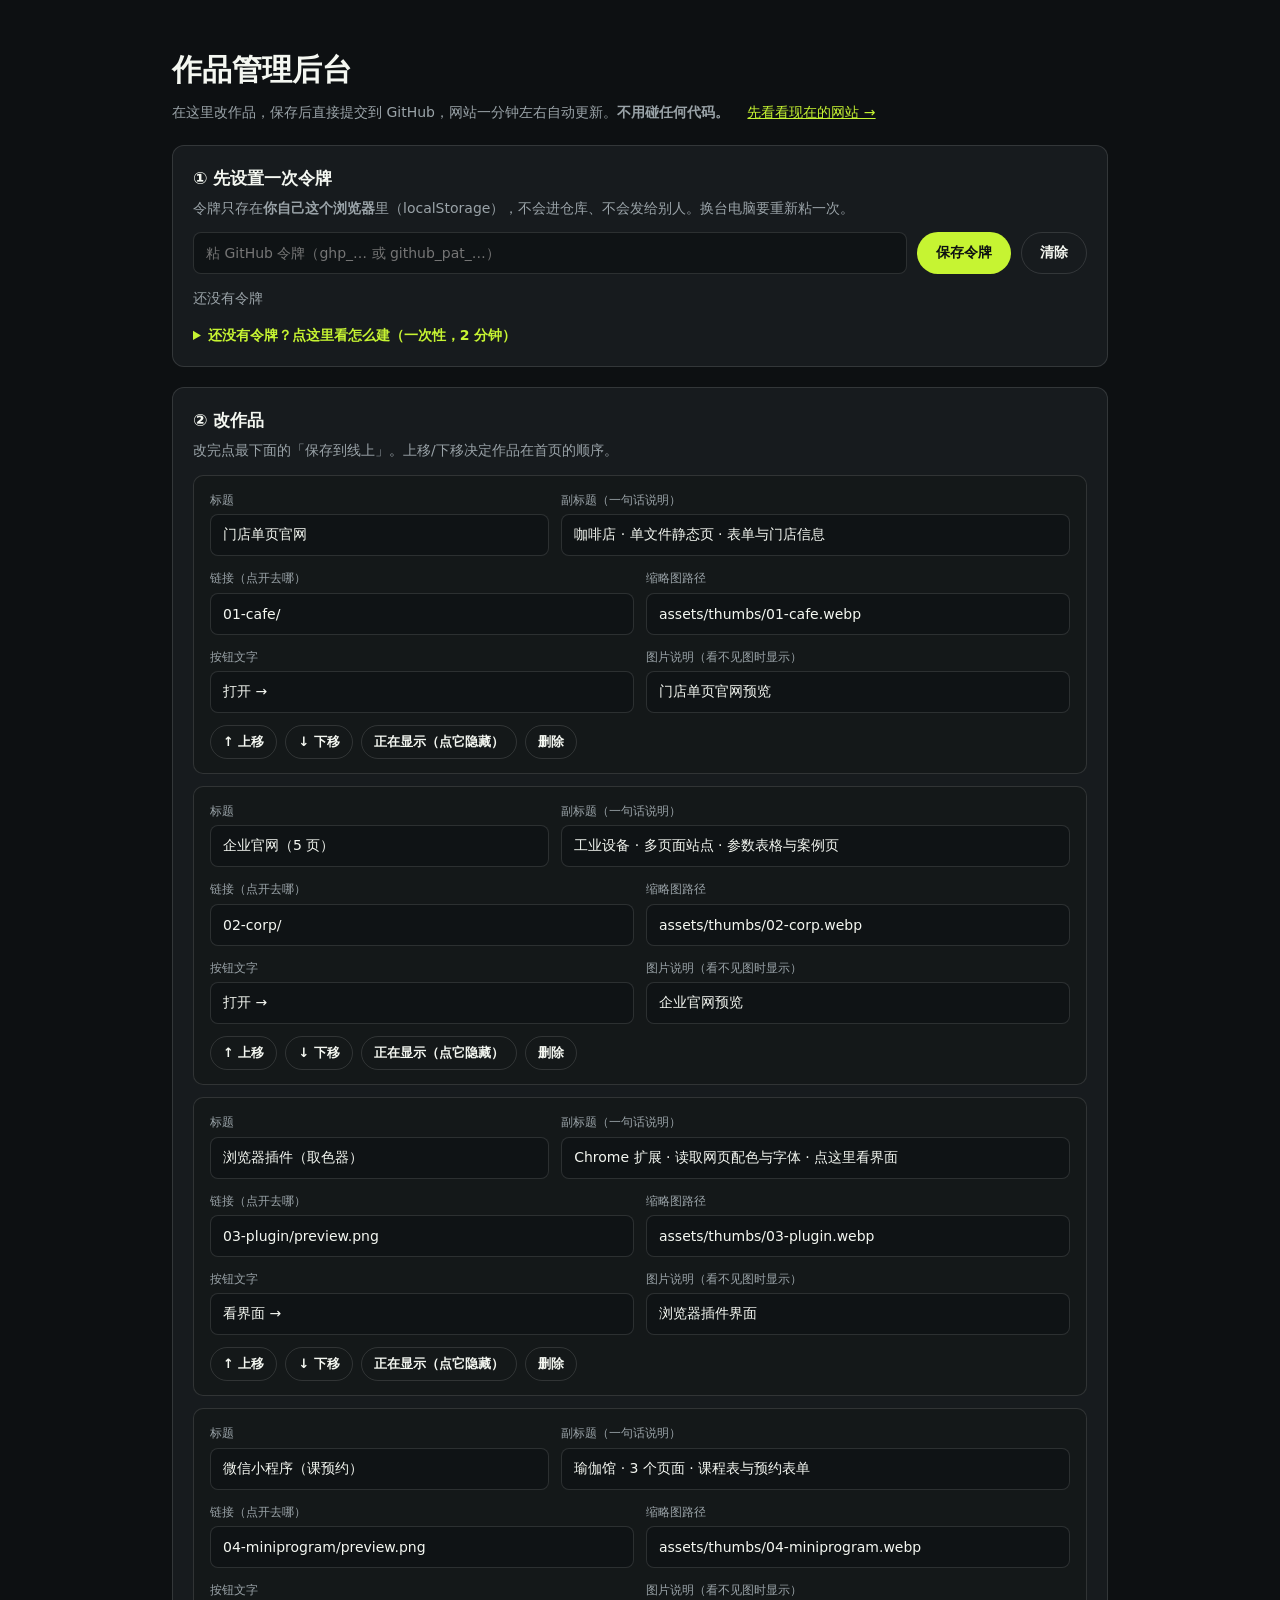
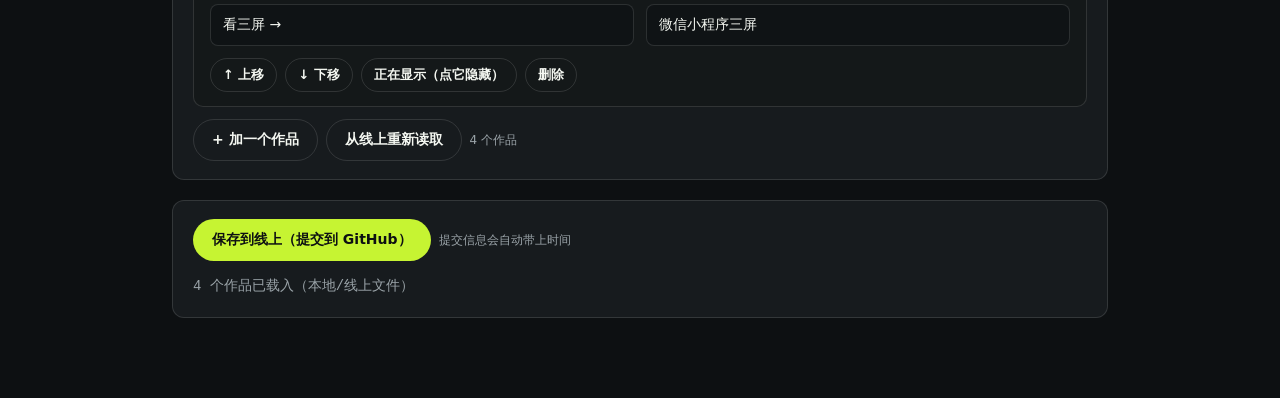
<file: admin/index.html>
<!doctype html>
<html lang="zh-CN">
<head>
<meta charset="utf-8">
<meta name="viewport" content="width=device-width, initial-scale=1">
<meta name="robots" content="noindex,nofollow">
<title>作品管理后台</title>
<link rel="icon" href="../assets/favicon.svg" type="image/svg+xml">
<style>
:root{--bg:#0D1012;--panel:#171B1E;--ink:#F4F7F1;--dim:#9AA3A8;--line:rgba(255,255,255,.12);--neon:#C6F432;--bad:#FF7A6B;
  --font:"Microsoft YaHei","PingFang SC",system-ui,sans-serif;--mono:ui-monospace,Consolas,monospace}
*{margin:0;padding:0;box-sizing:border-box}
body{background:var(--bg);color:var(--ink);font-family:var(--font);line-height:1.7}
a{color:var(--neon)}
.wrap{max-width:1000px;margin:0 auto;padding:clamp(20px,4vw,44px) clamp(16px,4vw,32px) 80px}
h1{font-size:clamp(22px,3.4vw,30px);font-weight:900;margin-bottom:6px}
h2{font-size:17px;font-weight:800;margin:0 0 4px}
.sub{color:var(--dim);font-size:14px}
.box{background:var(--panel);border:1px solid var(--line);border-radius:12px;padding:18px 20px;margin-top:20px}
.row{display:flex;gap:10px;align-items:center;flex-wrap:wrap}
input,textarea,select{background:#0F1315;border:1px solid var(--line);border-radius:8px;color:var(--ink);
  font-family:var(--font);font-size:14px;padding:9px 12px;min-height:42px;width:100%}
input:focus,textarea:focus{outline:none;border-color:var(--neon)}
label{display:block;font-size:12px;color:var(--dim);margin-bottom:4px}
button{font-family:var(--font);font-size:14px;font-weight:700;min-height:42px;padding:0 18px;border-radius:999px;
  border:1px solid transparent;cursor:pointer;background:var(--neon);color:#0D1012}
button.ghost{background:transparent;color:var(--ink);border-color:var(--line)}
button.tiny{min-height:34px;padding:0 12px;font-size:13px;background:transparent;color:var(--ink);border-color:var(--line)}
button:hover{opacity:.88}
.work{border:1px solid var(--line);border-radius:10px;padding:14px 16px;margin-top:12px;background:#141819}
.grid{display:grid;grid-template-columns:2fr 3fr;gap:12px}
.grid3{display:grid;grid-template-columns:1fr 1fr;gap:12px;margin-top:12px}
.actions{display:flex;gap:8px;margin-top:12px;flex-wrap:wrap;align-items:center}
.tag{font-size:12px;color:var(--dim)}
.status{margin-top:14px;font-size:14px;color:var(--dim);white-space:pre-wrap;font-family:var(--mono)}
.status.ok{color:var(--neon)}
.status.err{color:var(--bad)}
details{margin-top:12px;font-size:14px;color:var(--dim)}
summary{cursor:pointer;color:var(--neon);font-weight:700}
details ol{margin:10px 0 0 20px}
details li{margin-bottom:6px}
code{font-family:var(--mono);font-size:12.5px;background:#0F1315;border:1px solid var(--line);border-radius:5px;padding:1px 5px}
.hide{display:none}
@media (max-width:640px){.grid,.grid3{grid-template-columns:minmax(0,1fr)}}
</style>
</head>
<body>
<div class="wrap">
  <h1>作品管理后台</h1>
  <p class="sub">在这里改作品，保存后直接提交到 GitHub，网站一分钟左右自动更新。<strong>不用碰任何代码。</strong>
  　<a href="../" target="_blank">先看看现在的网站 →</a></p>

  <div class="box">
    <h2>① 先设置一次令牌</h2>
    <p class="sub">令牌只存在<strong>你自己这个浏览器</strong>里（localStorage），不会进仓库、不会发给别人。换台电脑要重新粘一次。</p>
    <div class="row" style="margin-top:12px">
      <input id="token" type="password" placeholder="粘 GitHub 令牌（ghp_… 或 github_pat_…）" autocomplete="off" style="flex:1;min-width:260px">
      <button id="saveToken">保存令牌</button>
      <button class="ghost" id="clearToken">清除</button>
    </div>
    <div id="tokenState" class="status"></div>

    <details>
      <summary>还没有令牌？点这里看怎么建（一次性，2 分钟）</summary>
      <ol>
        <li>浏览器打开 <a href="https://github.com/settings/personal-access-tokens/new" target="_blank" rel="noopener">github.com/settings/personal-access-tokens/new</a>（要用你自己的 GitHub 账号登录）</li>
        <li><strong>Token name</strong> 随便填，比如 <code>portfolio-admin</code></li>
        <li><strong>Expiration</strong> 建议选 90 天（到期再建一个）</li>
        <li><strong>Repository access</strong> 选 <strong>Only select repositories</strong>，只勾 <code>web-portfolio</code>（别给全部仓库权限）</li>
        <li><strong>Permissions → Repository permissions</strong> 找到 <strong>Contents</strong>，改成 <strong>Read and write</strong>；其它都不用动</li>
        <li>点最下面 <strong>Generate token</strong>，把生成的字符串<strong>整段复制</strong>（离开页面就再也不显示了）</li>
        <li>粘到上面那个框，点「保存令牌」</li>
      </ol>
    </details>
  </div>

  <div class="box">
    <h2>② 改作品</h2>
    <p class="sub">改完点最下面的「保存到线上」。上移/下移决定作品在首页的顺序。</p>
    <div id="works"></div>
    <div class="actions">
      <button class="ghost" id="add">+ 加一个作品</button>
      <button class="ghost" id="reload">从线上重新读取</button>
      <span class="tag" id="count"></span>
    </div>
  </div>

  <div class="box">
    <div class="actions" style="margin-top:0">
      <button id="save">保存到线上（提交到 GitHub）</button>
      <span class="tag">提交信息会自动带上时间</span>
    </div>
    <div id="status" class="status"></div>
  </div>
</div>

<script>
var OWNER = 'LiCode-2042', REPO = 'web-portfolio', BRANCH = 'main', FILE = 'works.json';
var $ = function (id) { return document.getElementById(id); };
var works = [];

function say(msg, cls) {
  var el = $('status');
  el.className = 'status' + (cls ? ' ' + cls : '');
  el.textContent = msg;
}
function esc(s) {
  return String(s == null ? '' : s).replace(/[&<>"']/g, function (c) {
    return { '&': '&amp;', '<': '&lt;', '>': '&gt;', '"': '&quot;', "'": '&#39;' }[c];
  });
}
function token() { return localStorage.getItem('gh_token') || ''; }

function render() {
  $('count').textContent = works.length + ' 个作品';
  $('works').innerHTML = works.map(function (w, i) {
    return '<div class="work" data-i="' + i + '">' +
      '<div class="grid">' +
        '<div><label>标题</label><input data-k="title" value="' + esc(w.title) + '"></div>' +
        '<div><label>副标题（一句话说明）</label><input data-k="sub" value="' + esc(w.sub) + '"></div>' +
      '</div>' +
      '<div class="grid3">' +
        '<div><label>链接（点开去哪）</label><input data-k="href" value="' + esc(w.href) + '"></div>' +
        '<div><label>缩略图路径</label><input data-k="thumb" value="' + esc(w.thumb) + '"></div>' +
      '</div>' +
      '<div class="grid3">' +
        '<div><label>按钮文字</label><input data-k="go" value="' + esc(w.go) + '"></div>' +
        '<div><label>图片说明（看不见图时显示）</label><input data-k="alt" value="' + esc(w.alt) + '"></div>' +
      '</div>' +
      '<div class="actions">' +
        '<button class="tiny" data-act="up">↑ 上移</button>' +
        '<button class="tiny" data-act="down">↓ 下移</button>' +
        '<button class="tiny" data-act="show">' + (w.show === false ? '已隐藏（点它显示）' : '正在显示（点它隐藏）') + '</button>' +
        '<button class="tiny" data-act="del">删除</button>' +
      '</div>' +
    '</div>';
  }).join('');
}

$('works').addEventListener('input', function (e) {
  var box = e.target.closest('.work'); if (!box) return;
  works[+box.dataset.i][e.target.dataset.k] = e.target.value;
});
$('works').addEventListener('click', function (e) {
  var btn = e.target.closest('button[data-act]'); if (!btn) return;
  var i = +btn.closest('.work').dataset.i, act = btn.dataset.act;
  if (act === 'up' && i > 0) works.splice(i - 1, 0, works.splice(i, 1)[0]);
  if (act === 'down' && i < works.length - 1) works.splice(i + 1, 0, works.splice(i, 1)[0]);
  if (act === 'show') works[i].show = works[i].show === false;
  if (act === 'del' && confirm('删除「' + works[i].title + '」？保存后网站才会变。')) works.splice(i, 1);
  render();
});
$('add').onclick = function () {
  works.push({ title: '新作品', sub: '一句话说明', href: '', thumb: '', go: '打开 →', alt: '', show: true });
  render();
};

function loadFrom(data, from) {
  works = (Array.isArray(data) ? data : []).map(function (w) {
    return { title: w.title || '', sub: w.sub || '', href: w.href || '', thumb: w.thumb || '',
             go: w.go || '打开 →', alt: w.alt || '', show: w.show !== false };
  });
  render();
  say(works.length + ' 个作品已载入（' + from + '）');
}

function load() {
  if (location.protocol === 'file:') {
    say('现在是用本地文件打开的，浏览器不允许本地文件读取 works.json。\n请用线上地址打开这个后台：licode-2042.github.io/web-portfolio/admin/', 'err');
    return;
  }
  say('正在读取 works.json …');
  fetch('../works.json?t=' + Date.now())
    .then(function (r) { return r.ok ? r.json() : null; })
    .then(function (j) { if (j) return loadFrom(j, '本地/线上文件'); throw new Error('本地读不到，试 GitHub'); })
    .catch(function () {
      if (!token()) { say('读不到 works.json。先把令牌粘上去，再点「从线上重新读取」。', 'err'); return; }
      fetch('https://api.github.com/repos/' + OWNER + '/' + REPO + '/contents/' + FILE + '?ref=' + BRANCH, {
        headers: { authorization: 'Bearer ' + token(), accept: 'application/vnd.github+json' }
      }).then(function (r) { return r.json(); }).then(function (j) {
        if (!j.content) throw new Error(j.message || '读取失败');
        loadFrom(JSON.parse(decodeURIComponent(escape(atob(j.content.replace(/\s/g, ''))))), 'GitHub');
      }).catch(function (e) { say('读取失败：' + e.message, 'err'); });
    });
}

function b64utf8(str) {
  var bytes = new TextEncoder().encode(str), bin = '';
  for (var i = 0; i < bytes.length; i++) bin += String.fromCharCode(bytes[i]);
  return btoa(bin);
}

$('save').onclick = function () {
  if (!token()) { say('先粘令牌再保存。', 'err'); return; }
  var body = JSON.stringify(works.map(function (w) {
    return { title: w.title, sub: w.sub, href: w.href, thumb: w.thumb, alt: w.alt, go: w.go, show: w.show !== false };
  }), null, 1);

  say('正在提交 …');
  var api = 'https://api.github.com/repos/' + OWNER + '/' + REPO + '/contents/' + FILE;
  fetch(api + '?ref=' + BRANCH, { headers: { authorization: 'Bearer ' + token(), accept: 'application/vnd.github+json' } })
    .then(function (r) { return r.status === 404 ? {} : r.json(); })
    .then(function (cur) {
      var d = new Date();
      var pad = function (n) { return (n < 10 ? '0' : '') + n; };
      var msg = '后台更新作品列表 ' + d.getFullYear() + '-' + pad(d.getMonth() + 1) + '-' + pad(d.getDate()) +
                ' ' + pad(d.getHours()) + ':' + pad(d.getMinutes());
      return fetch(api, {
        method: 'PUT',
        headers: { authorization: 'Bearer ' + token(), accept: 'application/vnd.github+json', 'content-type': 'application/json' },
        body: JSON.stringify({ message: msg, content: b64utf8(body), branch: BRANCH, sha: cur.sha })
      });
    })
    .then(function (r) { return r.json(); })
    .then(function (j) {
      if (j.content && j.commit) {
        say('✅ 保存成功！提交 ' + j.commit.sha.slice(0, 7) + '\n网站大约 1 分钟后自动更新。\n' + j.commit.html_url, 'ok');
      } else {
        say('❌ 保存失败：' + (j.message || '未知错误') +
            (j.message === 'Bad credentials' ? '\n令牌不对或过期了，重新建一个。' : ''), 'err');
      }
    })
    .catch(function (e) { say('❌ 保存失败：' + e.message, 'err'); });
};

$('saveToken').onclick = function () {
  var t = $('token').value.trim();
  if (!t) { say('先把令牌粘进框里。', 'err'); return; }
  localStorage.setItem('gh_token', t);
  $('token').value = '';
  showTokenState();
  say('令牌已存在这个浏览器里。', 'ok');
};
$('clearToken').onclick = function () {
  localStorage.removeItem('gh_token');
  showTokenState();
  say('令牌已清除。');
};
function showTokenState() {
  var t = token();
  $('tokenState').className = 'status ' + (t ? 'ok' : '');
  $('tokenState').textContent = t ? ('已有令牌（' + t.slice(0, 7) + '…，共 ' + t.length + ' 位）') : '还没有令牌';
}

$('reload').onclick = load;
showTokenState();
load();
</script>
</body>
</html>
</file>
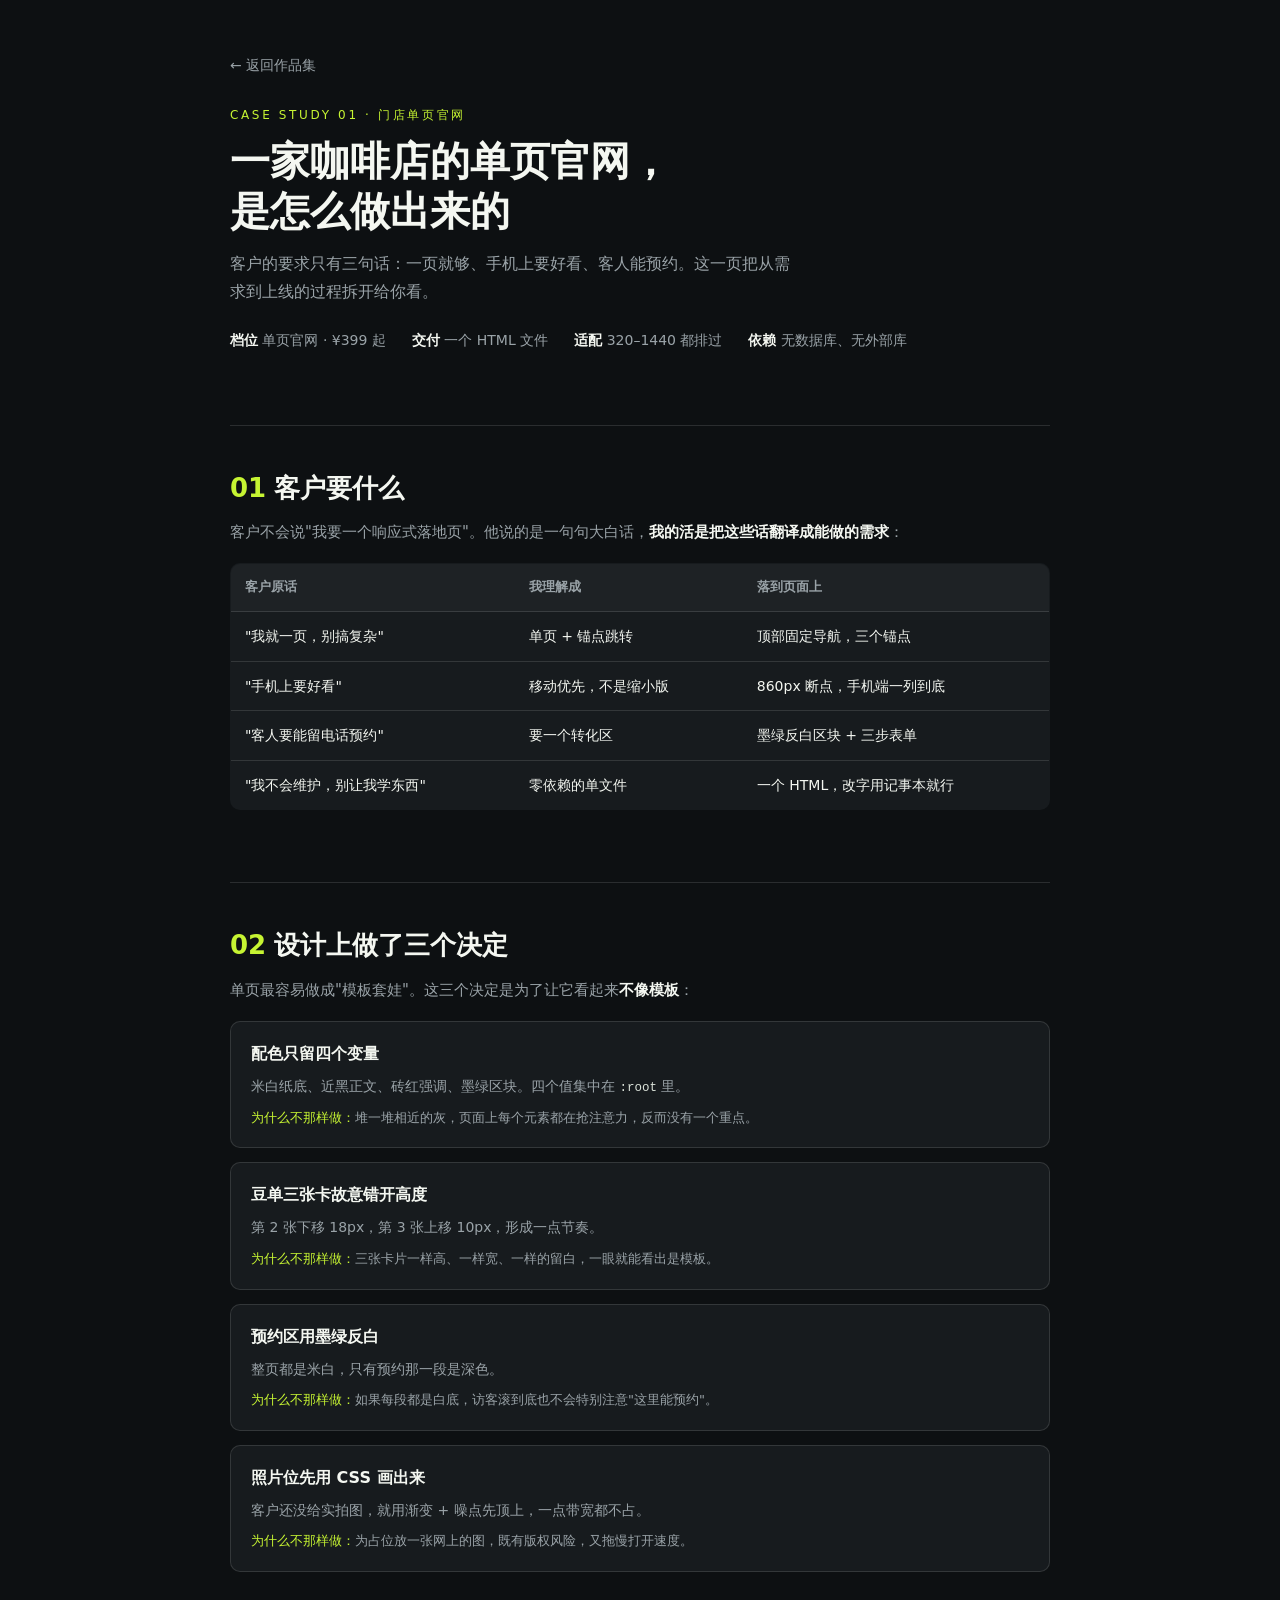
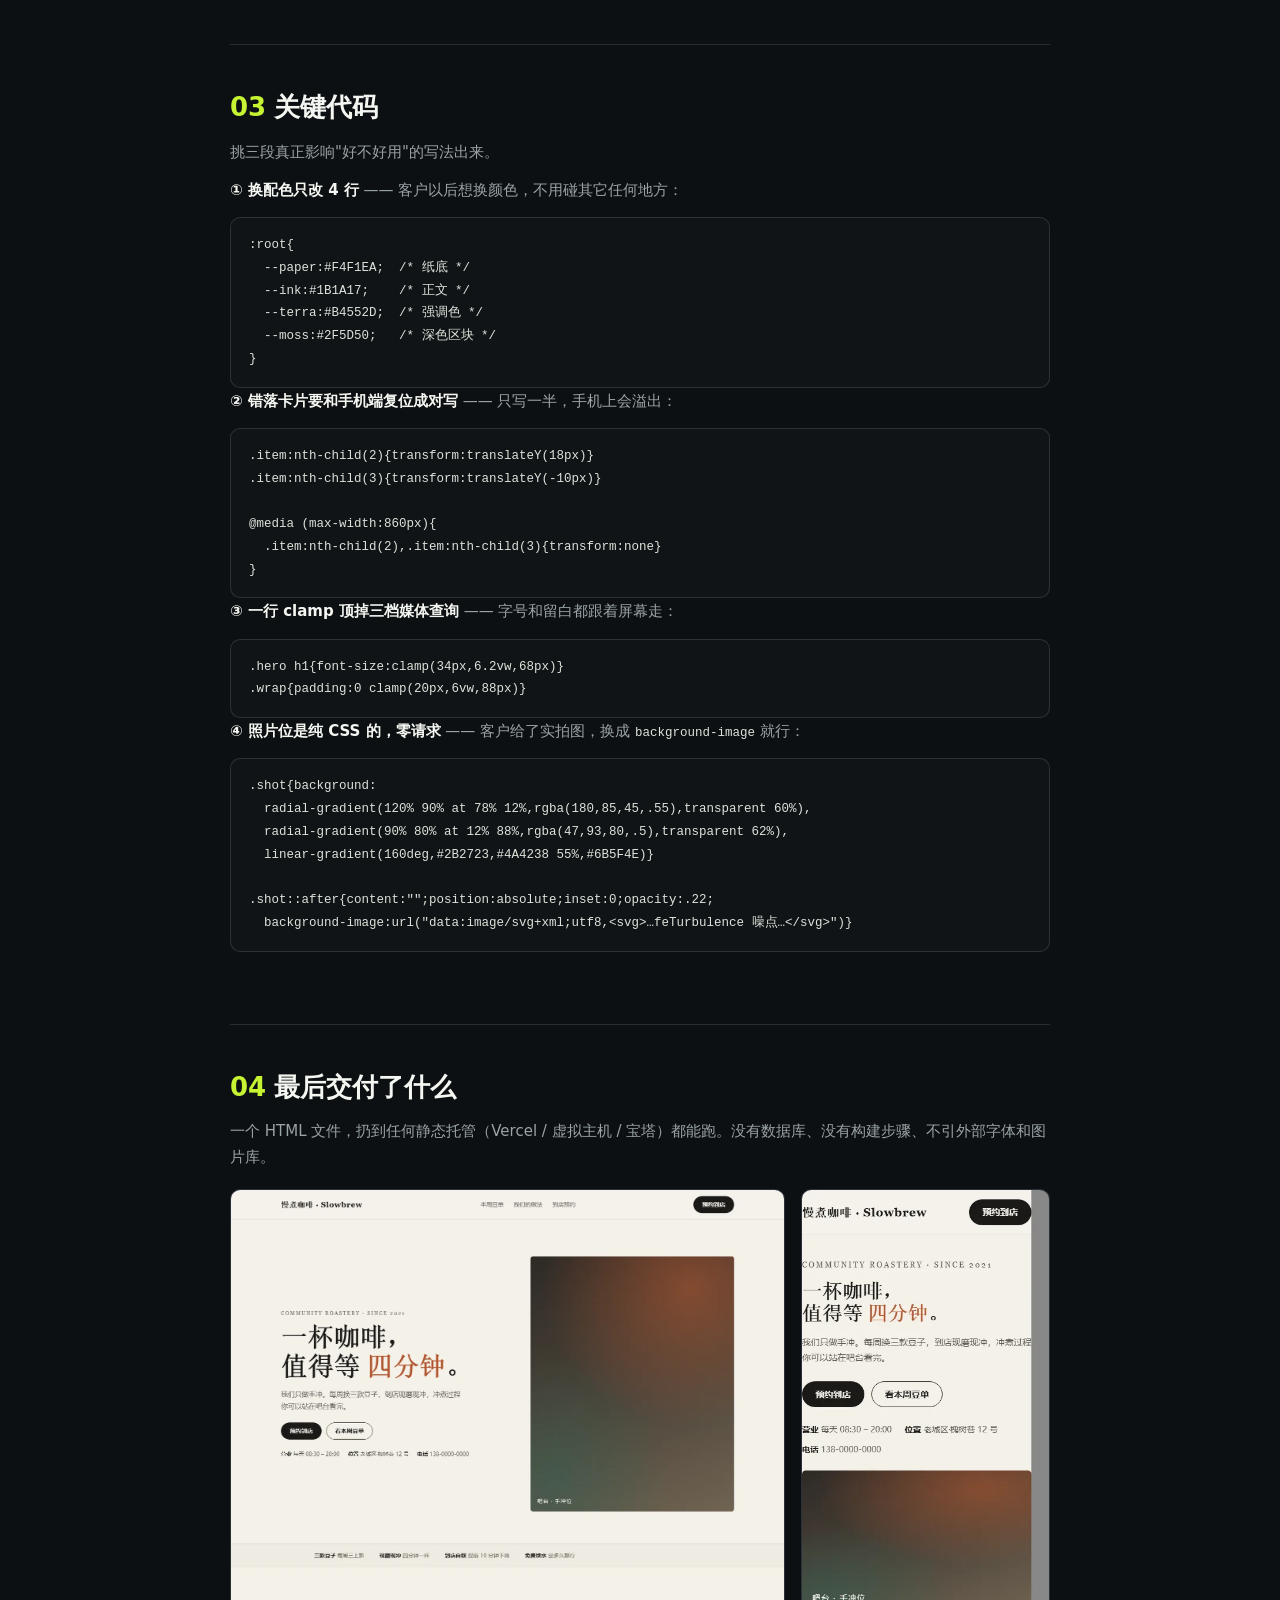
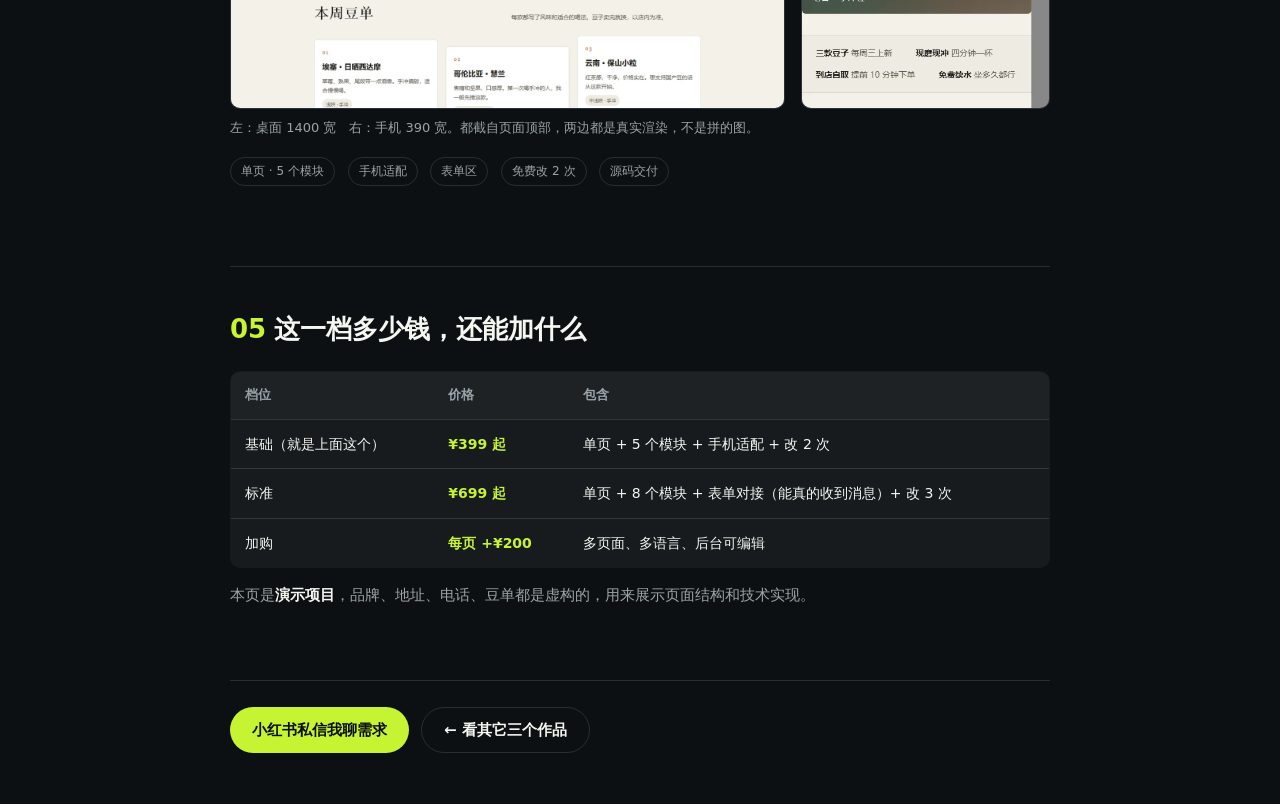
<file: case-01/index.html>
<!doctype html>
<html lang="zh-CN">
<head>
<meta charset="utf-8">
<meta name="viewport" content="width=device-width, initial-scale=1">
<title>案例拆解 01 · 门店单页官网（咖啡店） | 魏 · 作品集</title>
<meta name="description" content="一个 ¥399 的单页官网是怎么做出来的：客户要什么、设计上做了哪三个决定、关键代码、以及最后交付了什么。">
<link rel="icon" href="../assets/favicon.svg" type="image/svg+xml">
<meta property="og:type" content="article">
<meta property="og:title" content="案例拆解：一个 ¥399 的咖啡店官网是怎么做出来的">
<meta property="og:description" content="客户要什么 → 三个设计决定 → 关键代码 → 交付什么。含桌面与手机的真实渲染对比。">
<meta property="og:image" content="https://licode-2042.github.io/web-portfolio/assets/og-cover.png">
<meta name="twitter:card" content="summary_large_image">
<style>
:root{
  --bg:#0D1012; --panel:#171B1E; --ink:#F4F7F1; --dim:#9AA3A8; --line:rgba(255,255,255,.12);
  --neon:#C6F432; --terra:#C4713F; --moss:#3E7F6C;
  --font:"Microsoft YaHei","PingFang SC",system-ui,sans-serif;
  --mono:ui-monospace,"Cascadia Mono",Consolas,monospace;
}
*{margin:0;padding:0;box-sizing:border-box}
html,body{overflow-x:clip}
body{background:var(--bg);color:var(--ink);font-family:var(--font);line-height:1.75;-webkit-font-smoothing:antialiased}
a{color:inherit}
.wrap{max-width:900px;margin:0 auto;padding:clamp(24px,4vw,56px) clamp(18px,5vw,40px)}
.back{display:inline-flex;align-items:center;gap:8px;font-size:14px;color:var(--dim);text-decoration:none}
.back:hover{color:var(--neon)}
.eyebrow{font-size:12px;letter-spacing:.22em;color:var(--neon);text-transform:uppercase;margin-top:26px}
h1{font-size:clamp(26px,4.4vw,40px);line-height:1.25;font-weight:900;margin:10px 0 14px;overflow-wrap:anywhere}
.lede{color:var(--dim);font-size:16px;max-width:56ch}
.facts{display:flex;flex-wrap:wrap;gap:10px 26px;margin-top:22px;font-size:14px;color:var(--dim)}
.facts b{color:var(--ink)}
section{margin-top:clamp(44px,6vw,72px);padding-top:clamp(26px,4vw,40px);border-top:1px solid var(--line)}
h2{font-size:clamp(20px,3vw,26px);font-weight:800;margin-bottom:8px}
.num{color:var(--neon);font-weight:900;margin-right:8px}
p{color:var(--dim);font-size:15px}
p+p{margin-top:12px}
strong{color:var(--ink);font-weight:700}
table{width:100%;border-collapse:collapse;margin-top:18px;font-size:14px;background:var(--panel);
  border:1px solid var(--line);border-radius:10px;overflow:hidden}
th,td{padding:12px 14px;text-align:left;border-bottom:1px solid var(--line);vertical-align:top}
th{color:var(--dim);font-size:13px;font-weight:700;background:rgba(255,255,255,.03)}
tr:last-child td{border-bottom:0}
td:first-child{color:var(--ink)}
.cards{display:grid;gap:14px;margin-top:18px}
.card{background:var(--panel);border:1px solid var(--line);border-radius:10px;padding:18px 20px}
.card b{display:block;font-size:16px;margin-bottom:6px}
.card p{font-size:14px}
.card .why{margin-top:8px;font-size:13px;color:var(--dim)}
.card .why::before{content:"为什么不那样做：";color:var(--neon)}
pre{background:#111417;border:1px solid var(--line);border-radius:10px;padding:16px 18px;overflow-x:auto;margin-top:14px}
code{font-family:var(--mono);font-size:12.5px;line-height:1.65;color:#DCE3DA;white-space:pre}
.cap{font-size:13px;color:var(--dim);margin-top:8px}
figure{margin-top:18px}
figure img{display:block}
.frame{height:clamp(320px,46vw,520px);overflow:hidden;border:1px solid var(--line);border-radius:10px;background:#0E1420}
.frame img{width:100%;height:100%;object-fit:cover;object-position:top center}
.two{display:grid;grid-template-columns:1.9fr .85fr;gap:16px;align-items:start}
.tag{display:inline-block;font-size:12px;color:var(--dim);border:1px solid var(--line);border-radius:999px;padding:3px 10px;margin:0 8px 8px 0}
.cta{margin-top:clamp(44px,6vw,72px);padding-top:26px;border-top:1px solid var(--line);display:flex;flex-wrap:wrap;gap:12px}
.btn{display:inline-flex;align-items:center;min-height:46px;padding:0 22px;border-radius:999px;font-size:15px;
  font-weight:700;text-decoration:none;background:var(--neon);color:#0D1012}
.btn.ghost{background:transparent;color:var(--ink);border:1px solid var(--line)}
.btn:hover{opacity:.88}
@media (max-width:640px){
  .two{grid-template-columns:minmax(0,1fr)}
  th:nth-child(2),td:nth-child(2){display:none}
}
</style>
</head>
<body>
<div class="wrap">
  <a class="back" href="../">← 返回作品集</a>

  <p class="eyebrow">Case Study 01 · 门店单页官网</p>
  <h1>一家咖啡店的单页官网，<br>是怎么做出来的</h1>
  <p class="lede">客户的要求只有三句话：一页就够、手机上要好看、客人能预约。这一页把从需求到上线的过程拆开给你看。</p>
  <div class="facts">
    <span><b>档位</b> 单页官网 · ¥399 起</span>
    <span><b>交付</b> 一个 HTML 文件</span>
    <span><b>适配</b> 320–1440 都排过</span>
    <span><b>依赖</b> 无数据库、无外部库</span>
  </div>

  <section>
    <h2><span class="num">01</span>客户要什么</h2>
    <p>客户不会说"我要一个响应式落地页"。他说的是一句句大白话，<strong>我的活是把这些话翻译成能做的需求</strong>：</p>
    <table>
      <thead><tr><th>客户原话</th><th>我理解成</th><th>落到页面上</th></tr></thead>
      <tbody>
        <tr><td>"我就一页，别搞复杂"</td><td>单页 + 锚点跳转</td><td>顶部固定导航，三个锚点</td></tr>
        <tr><td>"手机上要好看"</td><td>移动优先，不是缩小版</td><td>860px 断点，手机端一列到底</td></tr>
        <tr><td>"客人要能留电话预约"</td><td>要一个转化区</td><td>墨绿反白区块 + 三步表单</td></tr>
        <tr><td>"我不会维护，别让我学东西"</td><td>零依赖的单文件</td><td>一个 HTML，改字用记事本就行</td></tr>
      </tbody>
    </table>
  </section>

  <section>
    <h2><span class="num">02</span>设计上做了三个决定</h2>
    <p>单页最容易做成"模板套娃"。这三个决定是为了让它看起来<strong>不像模板</strong>：</p>
    <div class="cards">
      <div class="card">
        <b>配色只留四个变量</b>
        <p>米白纸底、近黑正文、砖红强调、墨绿区块。四个值集中在 <code>:root</code> 里。</p>
        <p class="why">堆一堆相近的灰，页面上每个元素都在抢注意力，反而没有一个重点。</p>
      </div>
      <div class="card">
        <b>豆单三张卡故意错开高度</b>
        <p>第 2 张下移 18px，第 3 张上移 10px，形成一点节奏。</p>
        <p class="why">三张卡片一样高、一样宽、一样的留白，一眼就能看出是模板。</p>
      </div>
      <div class="card">
        <b>预约区用墨绿反白</b>
        <p>整页都是米白，只有预约那一段是深色。</p>
        <p class="why">如果每段都是白底，访客滚到底也不会特别注意"这里能预约"。</p>
      </div>
      <div class="card">
        <b>照片位先用 CSS 画出来</b>
        <p>客户还没给实拍图，就用渐变 + 噪点先顶上，一点带宽都不占。</p>
        <p class="why">为占位放一张网上的图，既有版权风险，又拖慢打开速度。</p>
      </div>
    </div>
  </section>

  <section>
    <h2><span class="num">03</span>关键代码</h2>
    <p>挑三段真正影响"好不好用"的写法出来。</p>

    <p><strong>① 换配色只改 4 行</strong> —— 客户以后想换颜色，不用碰其它任何地方：</p>
<pre><code>:root{
  --paper:#F4F1EA;  /* 纸底 */
  --ink:#1B1A17;    /* 正文 */
  --terra:#B4552D;  /* 强调色 */
  --moss:#2F5D50;   /* 深色区块 */
}</code></pre>

    <p><strong>② 错落卡片要和手机端复位成对写</strong> —— 只写一半，手机上会溢出：</p>
<pre><code>.item:nth-child(2){transform:translateY(18px)}
.item:nth-child(3){transform:translateY(-10px)}

@media (max-width:860px){
  .item:nth-child(2),.item:nth-child(3){transform:none}
}</code></pre>

    <p><strong>③ 一行 clamp 顶掉三档媒体查询</strong> —— 字号和留白都跟着屏幕走：</p>
<pre><code>.hero h1{font-size:clamp(34px,6.2vw,68px)}
.wrap{padding:0 clamp(20px,6vw,88px)}</code></pre>

    <p><strong>④ 照片位是纯 CSS 的，零请求</strong> —— 客户给了实拍图，换成 <code>background-image</code> 就行：</p>
<pre><code>.shot{background:
  radial-gradient(120% 90% at 78% 12%,rgba(180,85,45,.55),transparent 60%),
  radial-gradient(90% 80% at 12% 88%,rgba(47,93,80,.5),transparent 62%),
  linear-gradient(160deg,#2B2723,#4A4238 55%,#6B5F4E)}

.shot::after{content:"";position:absolute;inset:0;opacity:.22;
  background-image:url("data:image/svg+xml;utf8,&lt;svg&gt;…feTurbulence 噪点…&lt;/svg&gt;")}</code></pre>
  </section>

  <section>
    <h2><span class="num">04</span>最后交付了什么</h2>
    <p>一个 HTML 文件，扔到任何静态托管（Vercel / 虚拟主机 / 宝塔）都能跑。没有数据库、没有构建步骤、不引外部字体和图片库。</p>
    <figure>
      <div class="two">
        <div class="frame"><img src="assets/preview-desktop.webp" alt="桌面端效果（1400 宽）" loading="lazy"></div>
        <div class="frame"><img src="assets/preview-mobile.webp" alt="手机端效果（390 宽）" loading="lazy"></div>
      </div>
      <figcaption class="cap">左：桌面 1400 宽　右：手机 390 宽。都截自页面顶部，两边都是真实渲染，不是拼的图。</figcaption>
    </figure>
    <p style="margin-top:18px">
      <span class="tag">单页 · 5 个模块</span>
      <span class="tag">手机适配</span>
      <span class="tag">表单区</span>
      <span class="tag">免费改 2 次</span>
      <span class="tag">源码交付</span>
    </p>
  </section>

  <section>
    <h2><span class="num">05</span>这一档多少钱，还能加什么</h2>
    <table>
      <thead><tr><th>档位</th><th>价格</th><th>包含</th></tr></thead>
      <tbody>
        <tr><td>基础（就是上面这个）</td><td style="color:var(--neon);font-weight:800">¥399 起</td><td>单页 + 5 个模块 + 手机适配 + 改 2 次</td></tr>
        <tr><td>标准</td><td style="color:var(--neon);font-weight:800">¥699 起</td><td>单页 + 8 个模块 + 表单对接（能真的收到消息）+ 改 3 次</td></tr>
        <tr><td>加购</td><td style="color:var(--neon);font-weight:800">每页 +¥200</td><td>多页面、多语言、后台可编辑</td></tr>
      </tbody>
    </table>
    <p style="margin-top:14px">本页是<strong>演示项目</strong>，品牌、地址、电话、豆单都是虚构的，用来展示页面结构和技术实现。</p>
  </section>

  <div class="cta">
    <a class="btn" href="https://www.xiaohongshu.com/user/profile/6476e8b30000000010036e85" target="_blank" rel="noopener">小红书私信我聊需求</a>
    <a class="btn ghost" href="../">← 看其它三个作品</a>
  </div>
</div>
</body>
</html>
</file>
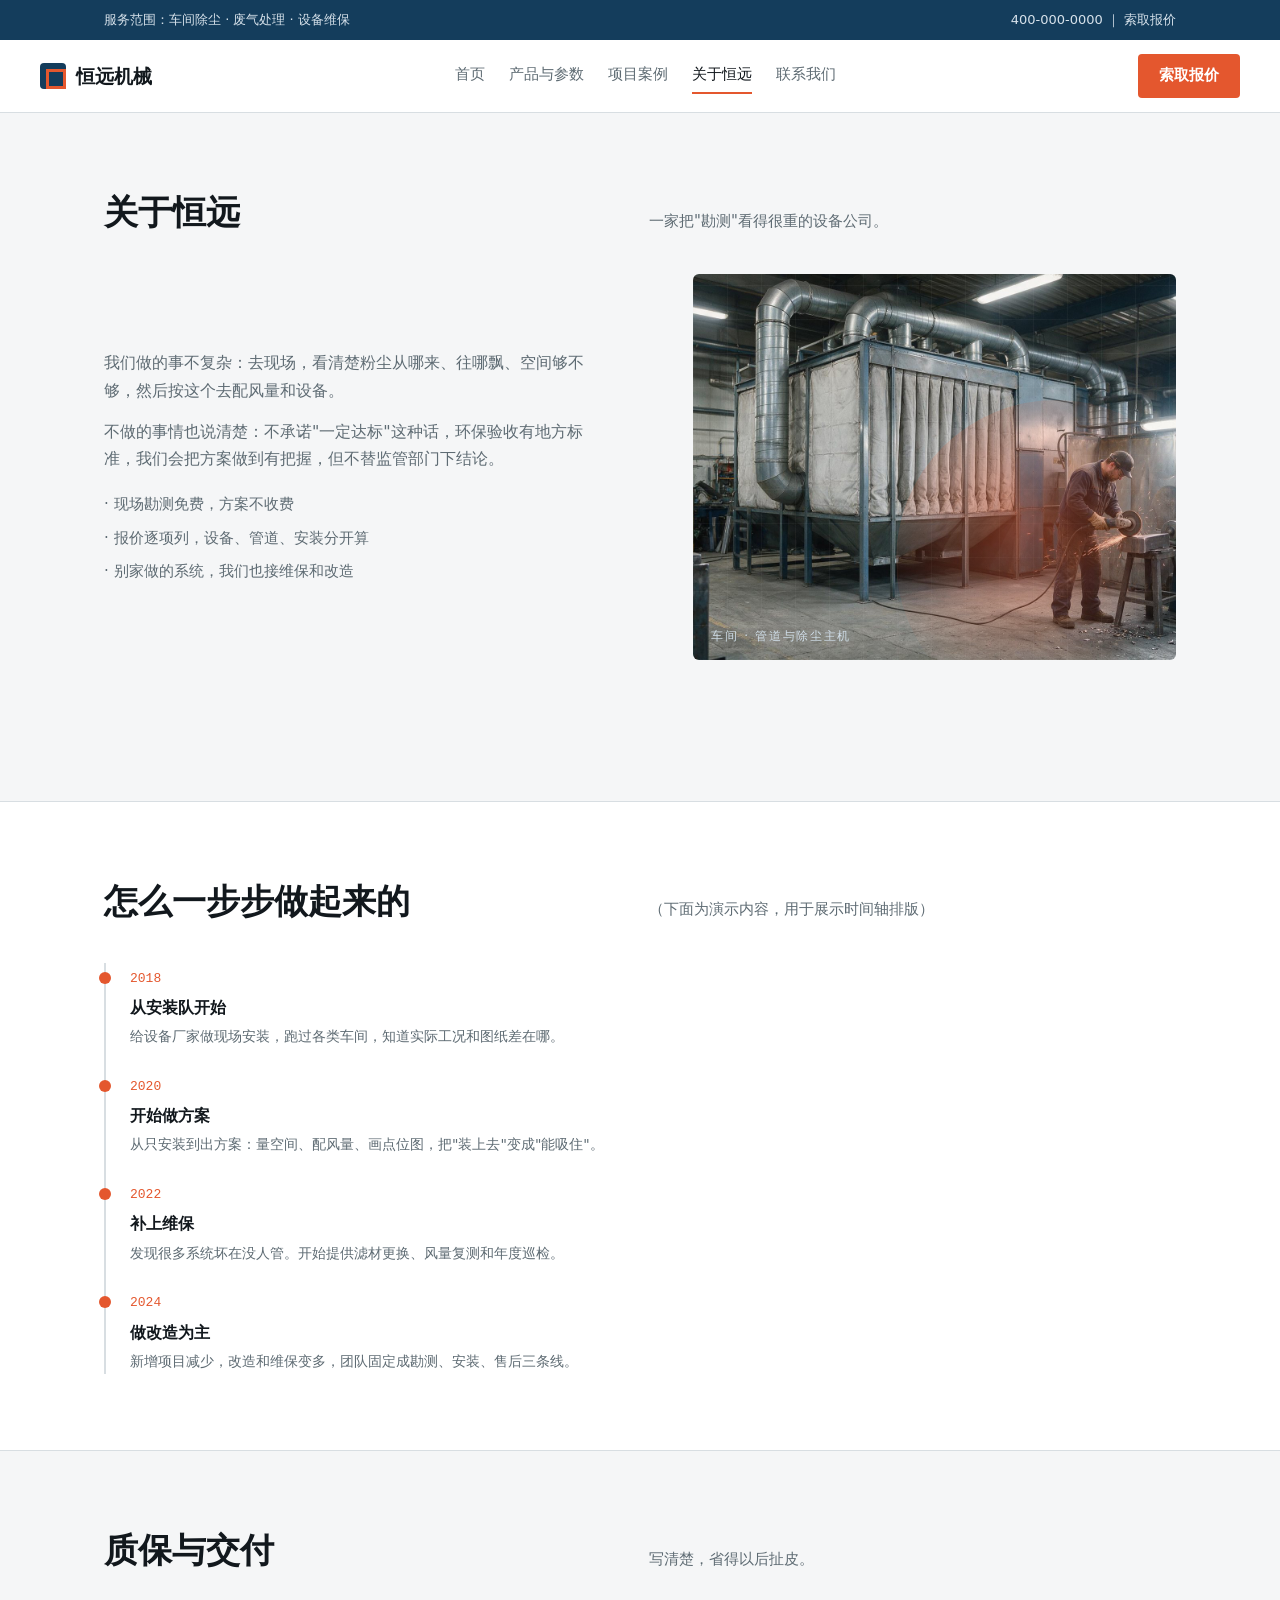
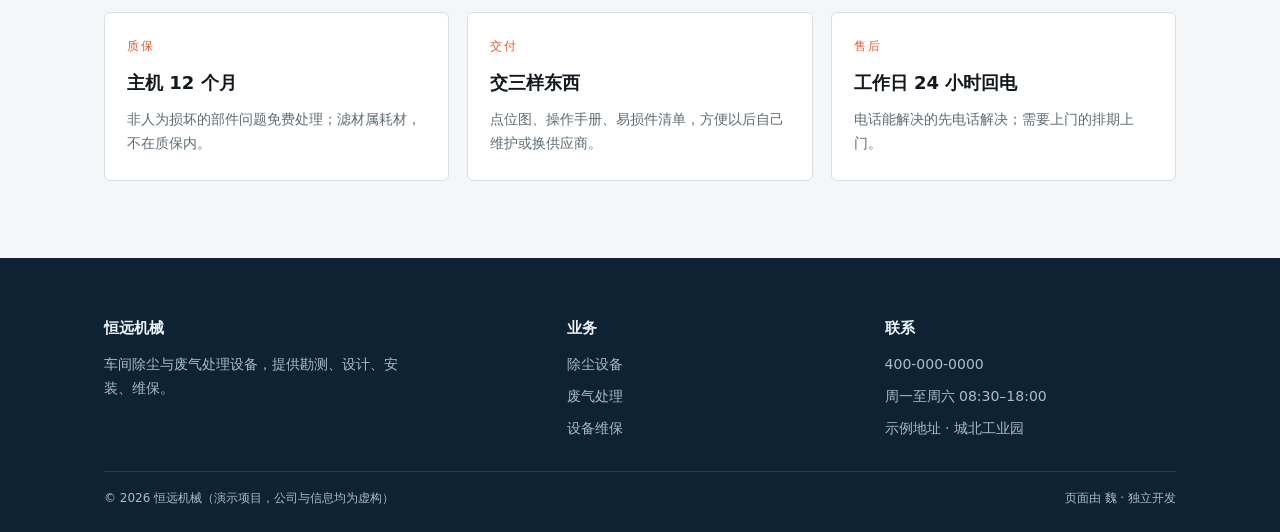
<file: 02-corp/about.html>
<!doctype html>
<html lang="zh-CN">
<head>
<meta charset="utf-8">
<meta name="viewport" content="width=device-width, initial-scale=1">
<title>关于恒远 · 恒远机械</title>
<meta name="description" content="恒远机械的团队构成、做事方式与质保范围。">
<link rel="stylesheet" href="assets/styles.css">
</head>
<body>

<div class="topbar"><div class="wrap">
  <span>服务范围：车间除尘 · 废气处理 · 设备维保</span>
  <span><a href="tel:400-000-0000">400-000-0000</a> ｜ <a href="contact.html">索取报价</a></span>
</div></div>

<header><div class="wrap bar">
  <a class="brand" href="index.html"><i></i>恒远机械</a>
  <nav class="nav">
    <a href="index.html">首页</a>
    <a href="products.html">产品与参数</a>
    <a href="cases.html">项目案例</a>
    <a href="about.html" aria-current="page">关于恒远</a>
    <a href="contact.html">联系我们</a>
  </nav>
  <a class="btn btn-solid" href="contact.html">索取报价</a>
</div></header>

<main>
  <section class="section">
    <div class="wrap">
      <div class="head">
        <h2>关于恒远</h2>
        <p>一家把"勘测"看得很重的设备公司。</p>
      </div>
      <div class="hero" style="padding-top:0">
        <div>
          <p class="lede" style="font-size:16px">我们做的事不复杂：去现场，看清楚粉尘从哪来、往哪飘、空间够不够，然后按这个去配风量和设备。</p>
          <p class="lede" style="font-size:16px;margin-top:14px">不做的事情也说清楚：不承诺"一定达标"这种话，环保验收有地方标准，我们会把方案做到有把握，但不替监管部门下结论。</p>
          <ul class="flist" style="color:var(--ink-soft);margin-top:20px;font-size:15px">
            <li>· 现场勘测免费，方案不收费</li>
            <li>· 报价逐项列，设备、管道、安装分开算</li>
            <li>· 别家做的系统，我们也接维保和改造</li>
          </ul>
        </div>
        <figure class="figbox" style="aspect-ratio:5/4;background-image:url('assets/team.jpg');background-size:cover;background-position:center"><span>车间 · 管道与除尘主机</span></figure>
      </div>
    </div>
  </section>

  <section class="section alt">
    <div class="wrap">
      <div class="head">
        <h2>怎么一步步做起来的</h2>
        <p>（下面为演示内容，用于展示时间轴排版）</p>
      </div>
      <ol class="timeline">
        <li><time>2018</time><h3>从安装队开始</h3><p>给设备厂家做现场安装，跑过各类车间，知道实际工况和图纸差在哪。</p></li>
        <li><time>2020</time><h3>开始做方案</h3><p>从只安装到出方案：量空间、配风量、画点位图，把"装上去"变成"能吸住"。</p></li>
        <li><time>2022</time><h3>补上维保</h3><p>发现很多系统坏在没人管。开始提供滤材更换、风量复测和年度巡检。</p></li>
        <li><time>2024</time><h3>做改造为主</h3><p>新增项目减少，改造和维保变多，团队固定成勘测、安装、售后三条线。</p></li>
      </ol>
    </div>
  </section>

  <section class="section">
    <div class="wrap">
      <div class="head">
        <h2>质保与交付</h2>
        <p>写清楚，省得以后扯皮。</p>
      </div>
      <div class="cards">
        <article class="card"><span class="k">质保</span><h3>主机 12 个月</h3><p>非人为损坏的部件问题免费处理；滤材属耗材，不在质保内。</p></article>
        <article class="card"><span class="k">交付</span><h3>交三样东西</h3><p>点位图、操作手册、易损件清单，方便以后自己维护或换供应商。</p></article>
        <article class="card"><span class="k">售后</span><h3>工作日 24 小时回电</h3><p>电话能解决的先电话解决；需要上门的排期上门。</p></article>
      </div>
    </div>
  </section>
</main>

<footer><div class="wrap">
  <div class="fgrid">
    <div><h4>恒远机械</h4><p style="font-size:14px;max-width:36ch">车间除尘与废气处理设备，提供勘测、设计、安装、维保。</p></div>
    <div><h4>业务</h4><ul class="flist">
      <li><a href="products.html">除尘设备</a></li><li><a href="products.html">废气处理</a></li><li><a href="contact.html">设备维保</a></li>
    </ul></div>
    <div><h4>联系</h4><ul class="flist"><li>400-000-0000</li><li>周一至周六 08:30–18:00</li><li>示例地址 · 城北工业园</li></ul></div>
  </div>
  <div class="fbase"><span>© 2026 恒远机械（演示项目，公司与信息均为虚构）</span><span>页面由 魏 · 独立开发</span></div>
</div></footer>

</body>
</html>
</file>
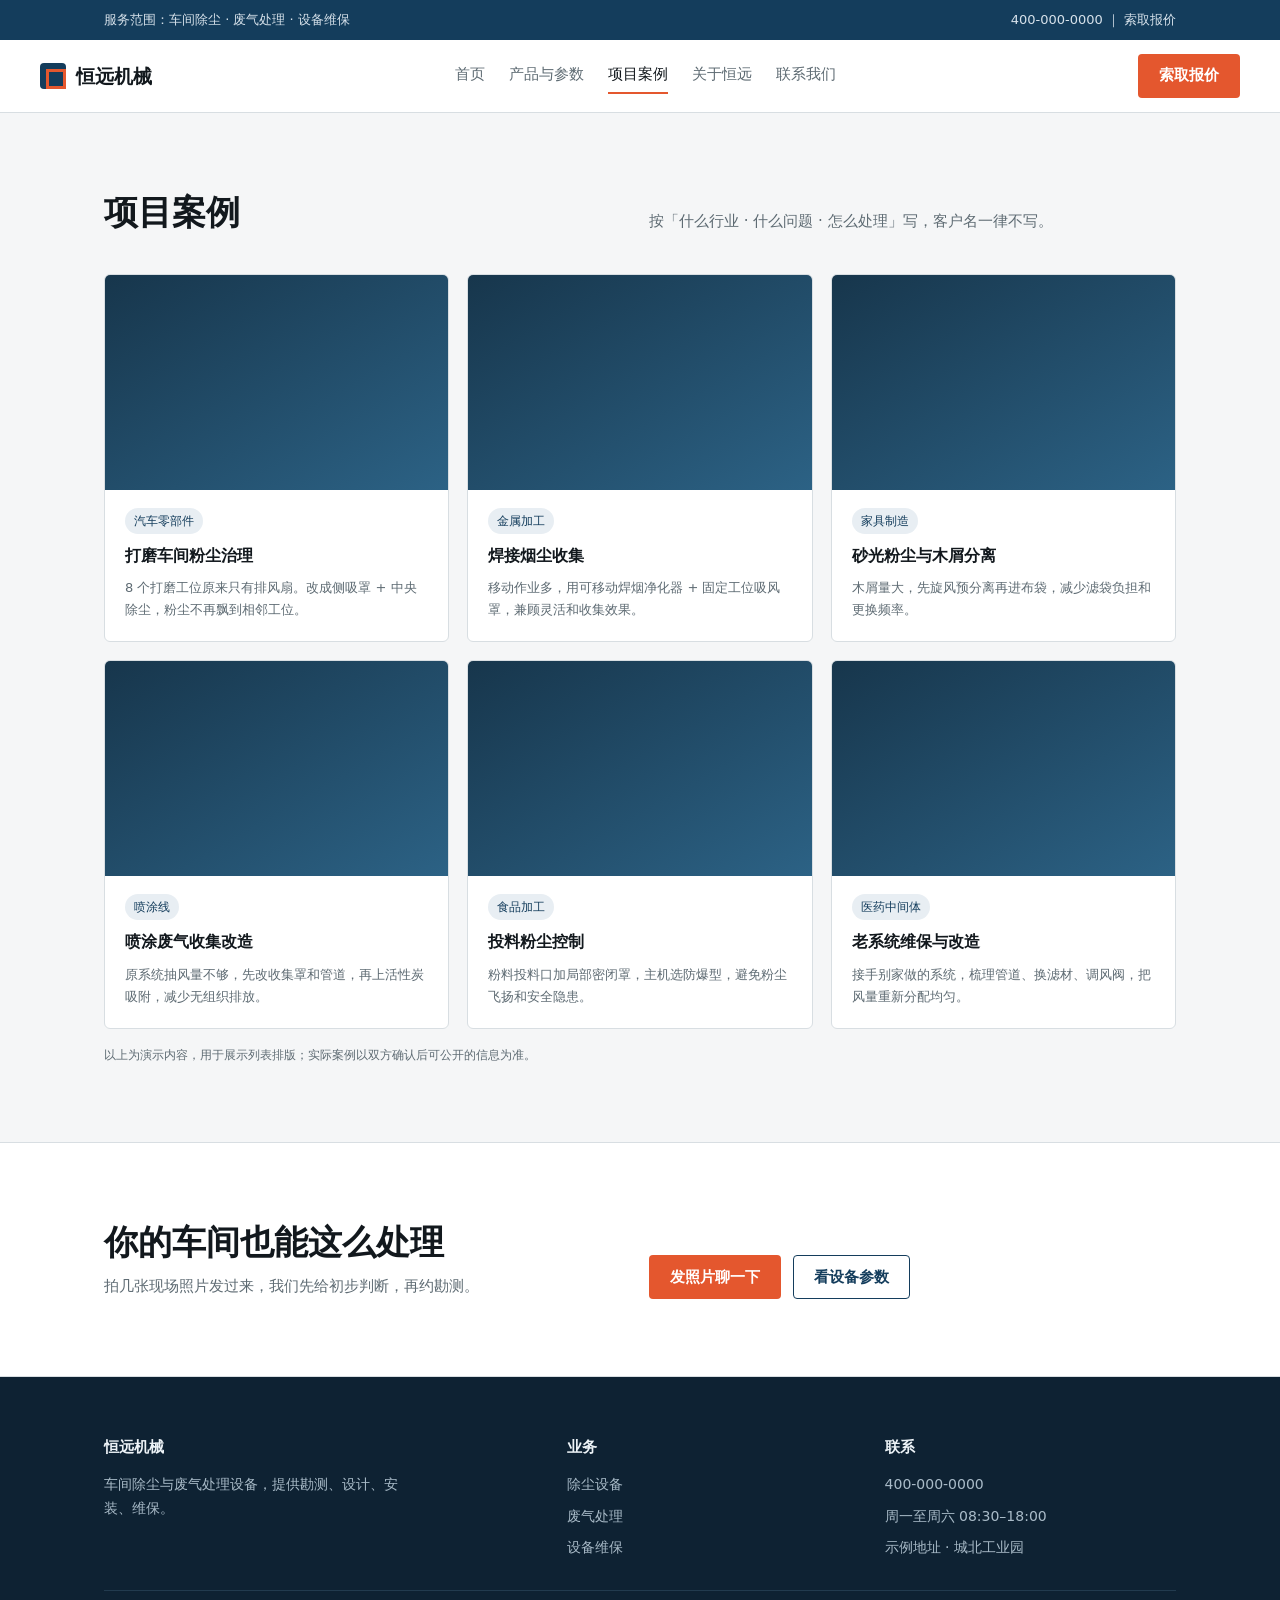
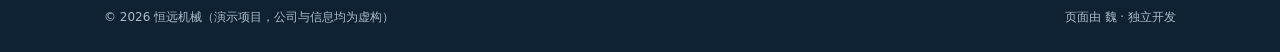
<file: 02-corp/cases.html>
<!doctype html>
<html lang="zh-CN">
<head>
<meta charset="utf-8">
<meta name="viewport" content="width=device-width, initial-scale=1">
<title>项目案例 · 恒远机械</title>
<meta name="description" content="按行业和需求整理的除尘与废气治理项目：汽车零部件、金属加工、家具制造、喷涂、食品、医药。">
<link rel="stylesheet" href="assets/styles.css">
</head>
<body>

<div class="topbar"><div class="wrap">
  <span>服务范围：车间除尘 · 废气处理 · 设备维保</span>
  <span><a href="tel:400-000-0000">400-000-0000</a> ｜ <a href="contact.html">索取报价</a></span>
</div></div>

<header><div class="wrap bar">
  <a class="brand" href="index.html"><i></i>恒远机械</a>
  <nav class="nav">
    <a href="index.html">首页</a>
    <a href="products.html">产品与参数</a>
    <a href="cases.html" aria-current="page">项目案例</a>
    <a href="about.html">关于恒远</a>
    <a href="contact.html">联系我们</a>
  </nav>
  <a class="btn btn-solid" href="contact.html">索取报价</a>
</div></header>

<main>
  <section class="section">
    <div class="wrap">
      <div class="head">
        <h2>项目案例</h2>
        <p>按「什么行业 · 什么问题 · 怎么处理」写，客户名一律不写。</p>
      </div>
      <div class="cases">
        <article class="case"><div class="ph"></div><div class="body">
          <span class="tag">汽车零部件</span><h3>打磨车间粉尘治理</h3>
          <p>8 个打磨工位原来只有排风扇。改成侧吸罩 + 中央除尘，粉尘不再飘到相邻工位。</p></div></article>
        <article class="case"><div class="ph"></div><div class="body">
          <span class="tag">金属加工</span><h3>焊接烟尘收集</h3>
          <p>移动作业多，用可移动焊烟净化器 + 固定工位吸风罩，兼顾灵活和收集效果。</p></div></article>
        <article class="case"><div class="ph"></div><div class="body">
          <span class="tag">家具制造</span><h3>砂光粉尘与木屑分离</h3>
          <p>木屑量大，先旋风预分离再进布袋，减少滤袋负担和更换频率。</p></div></article>
        <article class="case"><div class="ph"></div><div class="body">
          <span class="tag">喷涂线</span><h3>喷涂废气收集改造</h3>
          <p>原系统抽风量不够，先改收集罩和管道，再上活性炭吸附，减少无组织排放。</p></div></article>
        <article class="case"><div class="ph"></div><div class="body">
          <span class="tag">食品加工</span><h3>投料粉尘控制</h3>
          <p>粉料投料口加局部密闭罩，主机选防爆型，避免粉尘飞扬和安全隐患。</p></div></article>
        <article class="case"><div class="ph"></div><div class="body">
          <span class="tag">医药中间体</span><h3>老系统维保与改造</h3>
          <p>接手别家做的系统，梳理管道、换滤材、调风阀，把风量重新分配均匀。</p></div></article>
      </div>
      <p class="hint" style="margin-top:16px">以上为演示内容，用于展示列表排版；实际案例以双方确认后可公开的信息为准。</p>
    </div>
  </section>

  <section class="section alt">
    <div class="wrap head" style="margin-bottom:0">
      <div>
        <h2>你的车间也能这么处理</h2>
        <p style="color:var(--ink-soft);margin-top:10px">拍几张现场照片发过来，我们先给初步判断，再约勘测。</p>
      </div>
      <div class="actions" style="justify-content:flex-start">
        <a class="btn btn-solid" href="contact.html">发照片聊一下</a>
        <a class="btn btn-line" href="products.html">看设备参数</a>
      </div>
    </div>
  </section>
</main>

<footer><div class="wrap">
  <div class="fgrid">
    <div><h4>恒远机械</h4><p style="font-size:14px;max-width:36ch">车间除尘与废气处理设备，提供勘测、设计、安装、维保。</p></div>
    <div><h4>业务</h4><ul class="flist">
      <li><a href="products.html">除尘设备</a></li><li><a href="products.html">废气处理</a></li><li><a href="contact.html">设备维保</a></li>
    </ul></div>
    <div><h4>联系</h4><ul class="flist"><li>400-000-0000</li><li>周一至周六 08:30–18:00</li><li>示例地址 · 城北工业园</li></ul></div>
  </div>
  <div class="fbase"><span>© 2026 恒远机械（演示项目，公司与信息均为虚构）</span><span>页面由 魏 · 独立开发</span></div>
</div></footer>

</body>
</html>
</file>
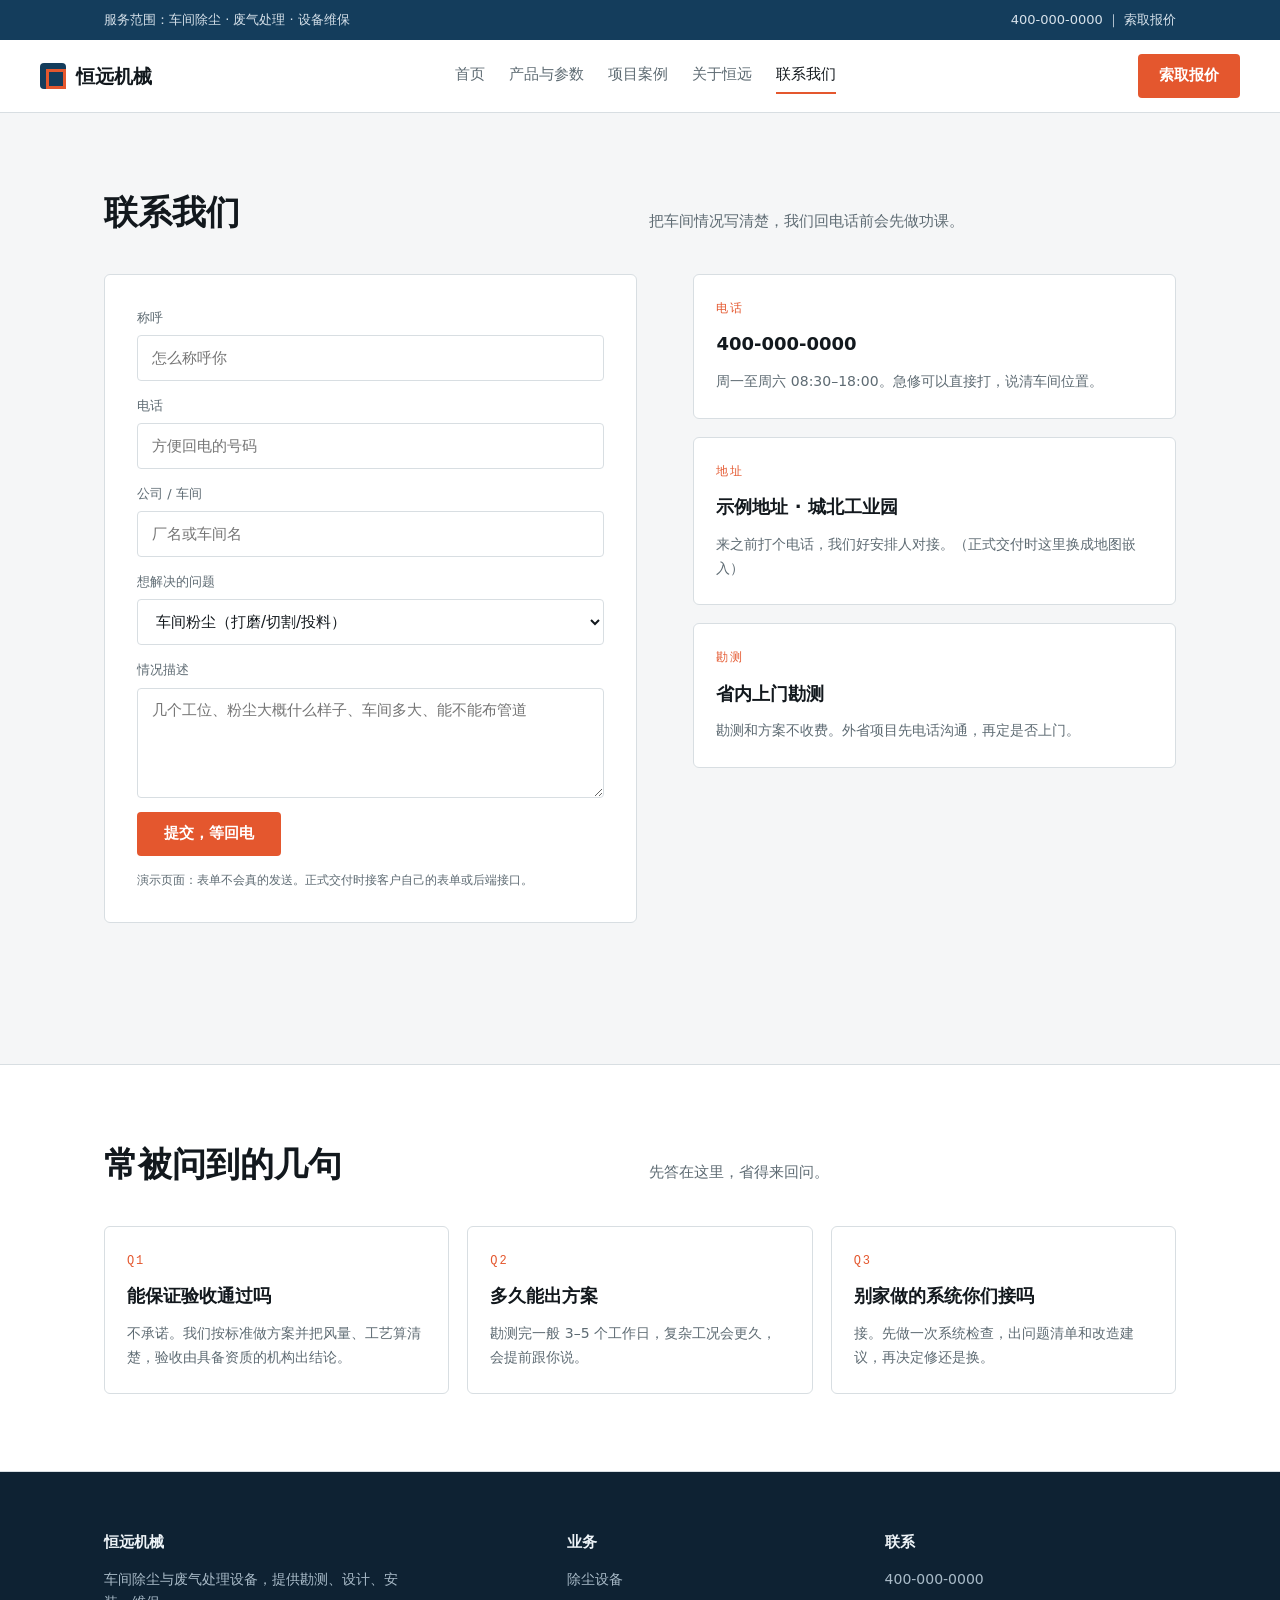
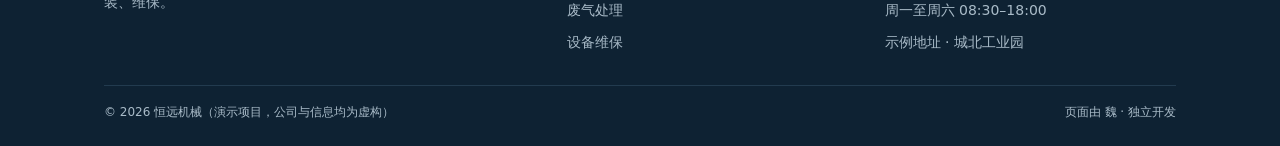
<file: 02-corp/contact.html>
<!doctype html>
<html lang="zh-CN">
<head>
<meta charset="utf-8">
<meta name="viewport" content="width=device-width, initial-scale=1">
<title>联系我们 · 恒远机械</title>
<meta name="description" content="预约现场勘测、索取报价、报修。工作日 24 小时内回电。">
<link rel="stylesheet" href="assets/styles.css">
</head>
<body>

<div class="topbar"><div class="wrap">
  <span>服务范围：车间除尘 · 废气处理 · 设备维保</span>
  <span><a href="tel:400-000-0000">400-000-0000</a> ｜ <a href="contact.html">索取报价</a></span>
</div></div>

<header><div class="wrap bar">
  <a class="brand" href="index.html"><i></i>恒远机械</a>
  <nav class="nav">
    <a href="index.html">首页</a>
    <a href="products.html">产品与参数</a>
    <a href="cases.html">项目案例</a>
    <a href="about.html">关于恒远</a>
    <a href="contact.html" aria-current="page">联系我们</a>
  </nav>
  <a class="btn btn-solid" href="contact.html">索取报价</a>
</div></header>

<main>
  <section class="section">
    <div class="wrap">
      <div class="head">
        <h2>联系我们</h2>
        <p>把车间情况写清楚，我们回电话前会先做功课。</p>
      </div>
      <div class="hero" style="padding-top:0;align-items:start">
        <form class="form" onsubmit="event.preventDefault();this.querySelector('.btn-solid').textContent='已收到，我们会按你留的方式回电';">
          <div class="field">
            <label for="c">称呼</label>
            <input id="c" name="name" placeholder="怎么称呼你" required>
          </div>
          <div class="field">
            <label for="p">电话</label>
            <input id="p" name="phone" inputmode="tel" placeholder="方便回电的号码" required>
          </div>
          <div class="field">
            <label for="n">公司 / 车间</label>
            <input id="n" name="company" placeholder="厂名或车间名">
          </div>
          <div class="field">
            <label for="t">想解决的问题</label>
            <select id="t" name="type">
              <option>车间粉尘（打磨/切割/投料）</option>
              <option>焊接烟尘</option>
              <option>喷涂 / 烘干废气</option>
              <option>老系统维保或改造</option>
              <option>其他</option>
            </select>
          </div>
          <div class="field">
            <label for="d">情况描述</label>
            <textarea id="d" name="detail" placeholder="几个工位、粉尘大概什么样子、车间多大、能不能布管道"></textarea>
          </div>
          <button class="btn btn-solid" type="submit">提交，等回电</button>
          <p class="hint">演示页面：表单不会真的发送。正式交付时接客户自己的表单或后端接口。</p>
        </form>

        <div>
          <div class="cards" style="grid-template-columns:minmax(0,1fr)">
            <article class="card">
              <span class="k">电话</span>
              <h3>400-000-0000</h3>
              <p>周一至周六 08:30–18:00。急修可以直接打，说清车间位置。</p>
            </article>
            <article class="card">
              <span class="k">地址</span>
              <h3>示例地址 · 城北工业园</h3>
              <p>来之前打个电话，我们好安排人对接。（正式交付时这里换成地图嵌入）</p>
            </article>
            <article class="card">
              <span class="k">勘测</span>
              <h3>省内上门勘测</h3>
              <p>勘测和方案不收费。外省项目先电话沟通，再定是否上门。</p>
            </article>
          </div>
        </div>
      </div>
    </div>
  </section>

  <section class="section alt">
    <div class="wrap">
      <div class="head">
        <h2>常被问到的几句</h2>
        <p>先答在这里，省得来回问。</p>
      </div>
      <div class="cards">
        <article class="card"><span class="k">Q1</span><h3>能保证验收通过吗</h3><p>不承诺。我们按标准做方案并把风量、工艺算清楚，验收由具备资质的机构出结论。</p></article>
        <article class="card"><span class="k">Q2</span><h3>多久能出方案</h3><p>勘测完一般 3–5 个工作日，复杂工况会更久，会提前跟你说。</p></article>
        <article class="card"><span class="k">Q3</span><h3>别家做的系统你们接吗</h3><p>接。先做一次系统检查，出问题清单和改造建议，再决定修还是换。</p></article>
      </div>
    </div>
  </section>
</main>

<footer><div class="wrap">
  <div class="fgrid">
    <div><h4>恒远机械</h4><p style="font-size:14px;max-width:36ch">车间除尘与废气处理设备，提供勘测、设计、安装、维保。</p></div>
    <div><h4>业务</h4><ul class="flist">
      <li><a href="products.html">除尘设备</a></li><li><a href="products.html">废气处理</a></li><li><a href="contact.html">设备维保</a></li>
    </ul></div>
    <div><h4>联系</h4><ul class="flist"><li>400-000-0000</li><li>周一至周六 08:30–18:00</li><li>示例地址 · 城北工业园</li></ul></div>
  </div>
  <div class="fbase"><span>© 2026 恒远机械（演示项目，公司与信息均为虚构）</span><span>页面由 魏 · 独立开发</span></div>
</div></footer>

</body>
</html>
</file>
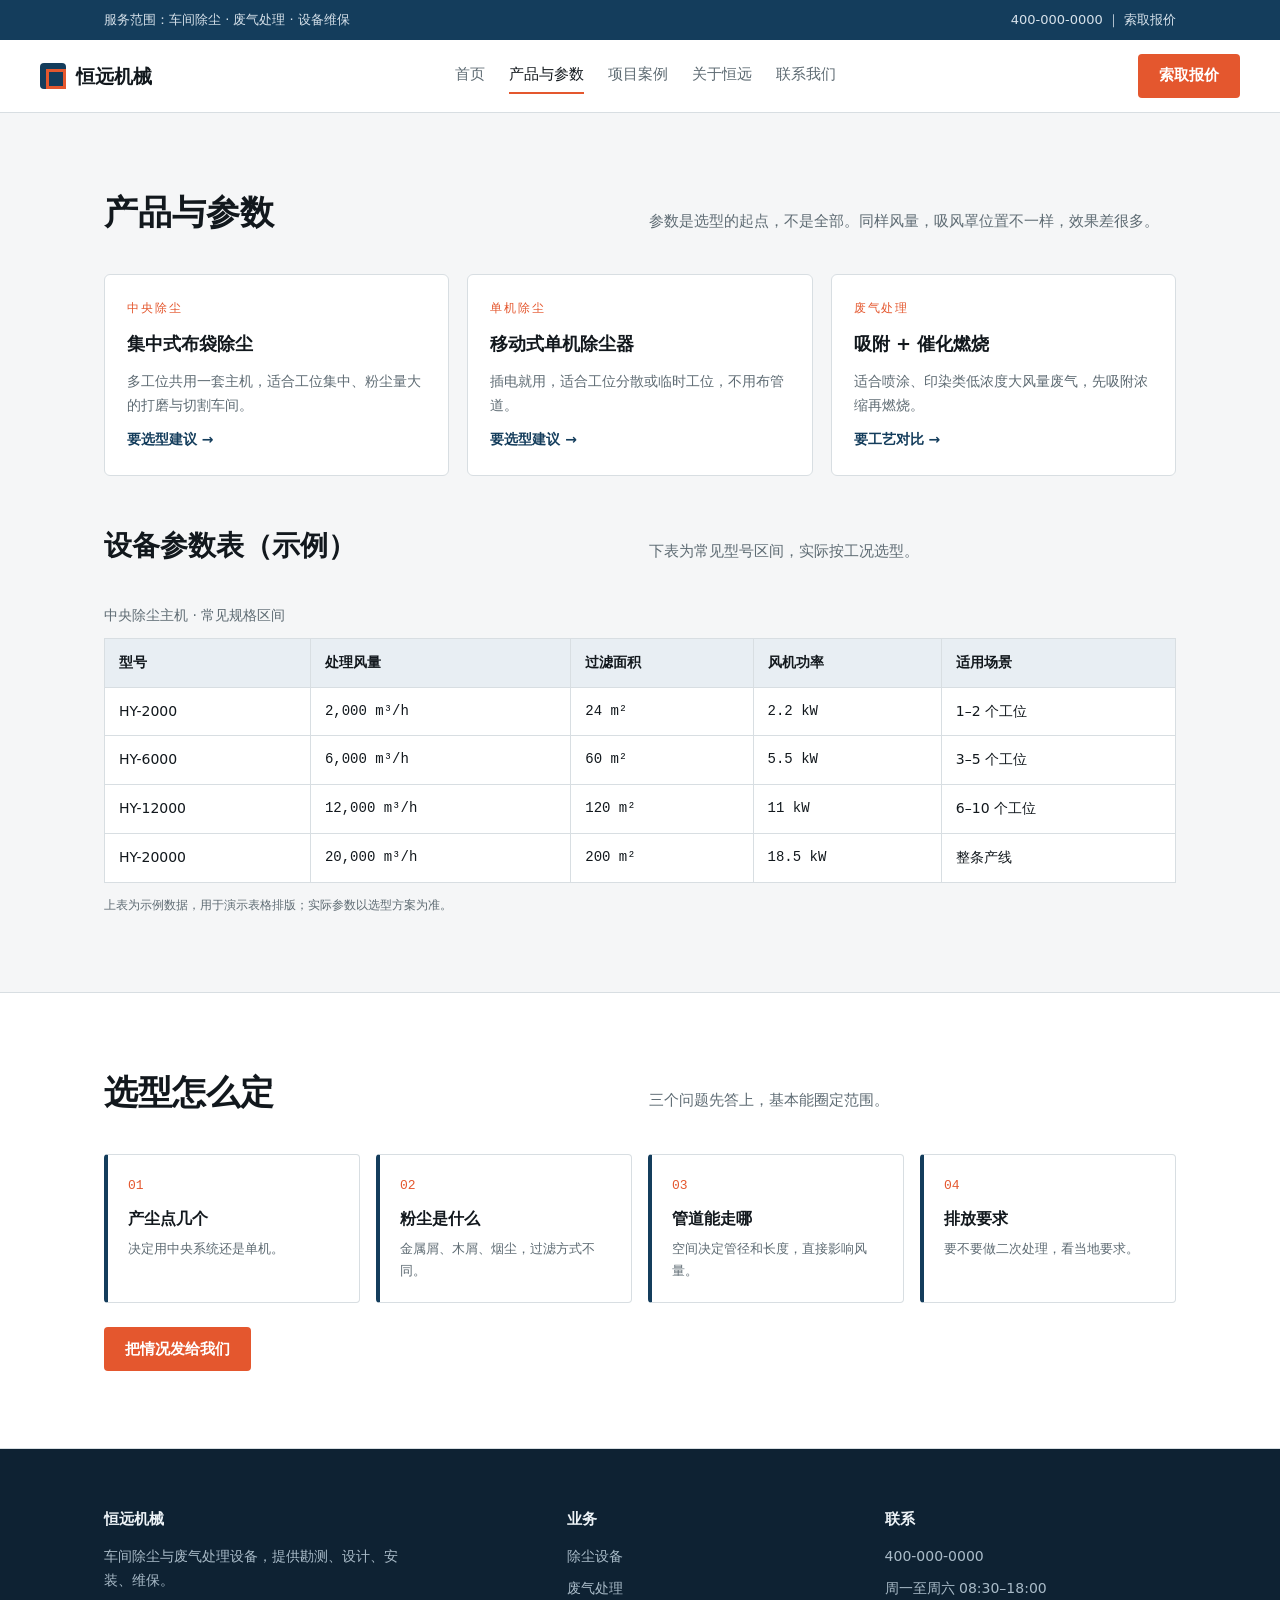
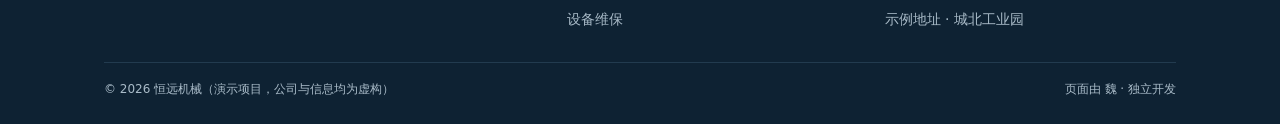
<file: 02-corp/products.html>
<!doctype html>
<html lang="zh-CN">
<head>
<meta charset="utf-8">
<meta name="viewport" content="width=device-width, initial-scale=1">
<title>产品与参数 · 恒远机械</title>
<meta name="description" content="中央除尘、单机除尘、焊烟净化、活性炭吸附与催化燃烧设备，含风量、功率、过滤面积等参数表。">
<link rel="stylesheet" href="assets/styles.css">
</head>
<body>

<div class="topbar"><div class="wrap">
  <span>服务范围：车间除尘 · 废气处理 · 设备维保</span>
  <span><a href="tel:400-000-0000">400-000-0000</a> ｜ <a href="contact.html">索取报价</a></span>
</div></div>

<header><div class="wrap bar">
  <a class="brand" href="index.html"><i></i>恒远机械</a>
  <nav class="nav">
    <a href="index.html">首页</a>
    <a href="products.html" aria-current="page">产品与参数</a>
    <a href="cases.html">项目案例</a>
    <a href="about.html">关于恒远</a>
    <a href="contact.html">联系我们</a>
  </nav>
  <a class="btn btn-solid" href="contact.html">索取报价</a>
</div></header>

<main>
  <section class="section">
    <div class="wrap">
      <div class="head">
        <h2>产品与参数</h2>
        <p>参数是选型的起点，不是全部。同样风量，吸风罩位置不一样，效果差很多。</p>
      </div>

      <div class="cards">
        <article class="card">
          <span class="k">中央除尘</span>
          <h3>集中式布袋除尘</h3>
          <p>多工位共用一套主机，适合工位集中、粉尘量大的打磨与切割车间。</p>
          <a href="contact.html">要选型建议 →</a>
        </article>
        <article class="card">
          <span class="k">单机除尘</span>
          <h3>移动式单机除尘器</h3>
          <p>插电就用，适合工位分散或临时工位，不用布管道。</p>
          <a href="contact.html">要选型建议 →</a>
        </article>
        <article class="card">
          <span class="k">废气处理</span>
          <h3>吸附 + 催化燃烧</h3>
          <p>适合喷涂、印染类低浓度大风量废气，先吸附浓缩再燃烧。</p>
          <a href="contact.html">要工艺对比 →</a>
        </article>
      </div>

      <div class="head" style="margin-top:clamp(34px,4vw,56px)">
        <h2 style="font-size:clamp(20px,2.6vw,28px)">设备参数表（示例）</h2>
        <p>下表为常见型号区间，实际按工况选型。</p>
      </div>
      <div class="tablewrap">
        <table class="table">
          <caption>中央除尘主机 · 常见规格区间</caption>
          <thead>
            <tr><th>型号</th><th>处理风量</th><th>过滤面积</th><th>风机功率</th><th>适用场景</th></tr>
          </thead>
          <tbody>
            <tr><td>HY-2000</td><td class="num">2,000 m³/h</td><td class="num">24 m²</td><td class="num">2.2 kW</td><td>1–2 个工位</td></tr>
            <tr><td>HY-6000</td><td class="num">6,000 m³/h</td><td class="num">60 m²</td><td class="num">5.5 kW</td><td>3–5 个工位</td></tr>
            <tr><td>HY-12000</td><td class="num">12,000 m³/h</td><td class="num">120 m²</td><td class="num">11 kW</td><td>6–10 个工位</td></tr>
            <tr><td>HY-20000</td><td class="num">20,000 m³/h</td><td class="num">200 m²</td><td class="num">18.5 kW</td><td>整条产线</td></tr>
          </tbody>
        </table>
      </div>
      <p class="hint" style="margin-top:12px">上表为示例数据，用于演示表格排版；实际参数以选型方案为准。</p>
    </div>
  </section>

  <section class="section alt">
    <div class="wrap">
      <div class="head">
        <h2>选型怎么定</h2>
        <p>三个问题先答上，基本能圈定范围。</p>
      </div>
      <div class="steps">
        <div class="step"><h3>产尘点几个</h3><p>决定用中央系统还是单机。</p></div>
        <div class="step"><h3>粉尘是什么</h3><p>金属屑、木屑、烟尘，过滤方式不同。</p></div>
        <div class="step"><h3>管道能走哪</h3><p>空间决定管径和长度，直接影响风量。</p></div>
        <div class="step"><h3>排放要求</h3><p>要不要做二次处理，看当地要求。</p></div>
      </div>
      <p style="margin-top:24px"><a class="btn btn-solid" href="contact.html">把情况发给我们</a></p>
    </div>
  </section>
</main>

<footer><div class="wrap">
  <div class="fgrid">
    <div><h4>恒远机械</h4><p style="font-size:14px;max-width:36ch">车间除尘与废气处理设备，提供勘测、设计、安装、维保。</p></div>
    <div><h4>业务</h4><ul class="flist">
      <li><a href="products.html">除尘设备</a></li><li><a href="products.html">废气处理</a></li><li><a href="contact.html">设备维保</a></li>
    </ul></div>
    <div><h4>联系</h4><ul class="flist"><li>400-000-0000</li><li>周一至周六 08:30–18:00</li><li>示例地址 · 城北工业园</li></ul></div>
  </div>
  <div class="fbase"><span>© 2026 恒远机械（演示项目，公司与信息均为虚构）</span><span>页面由 魏 · 独立开发</span></div>
</div></footer>

</body>
</html>
</file>
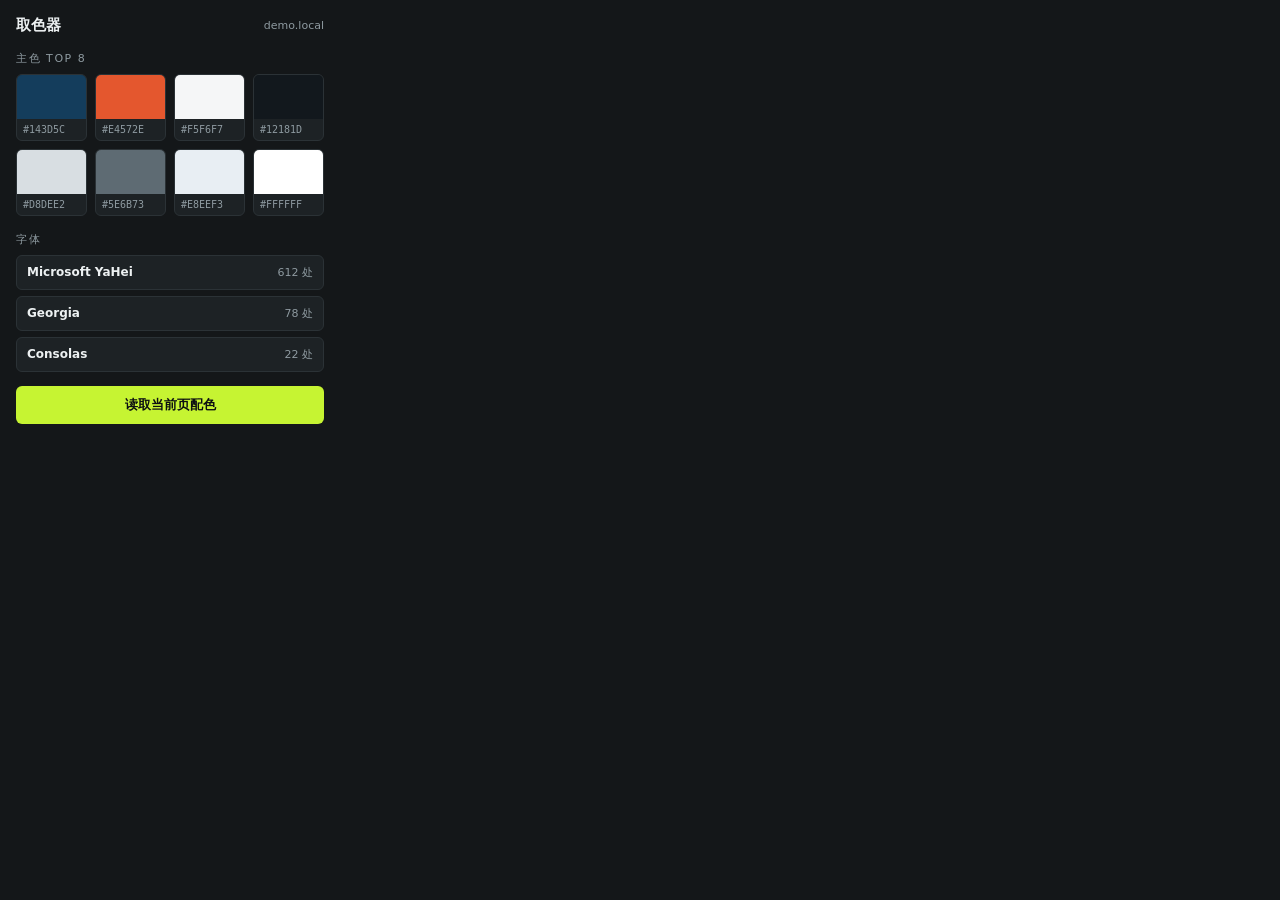
<file: 03-plugin/popup.html>
<!doctype html>
<html lang="zh-CN">
<head>
<meta charset="utf-8">
<title>取色器</title>
<style>
:root{
  --bg:#141719; --panel:#1D2225; --ink:#EDF1F2; --dim:#8E9AA0;
  --line:#2B3236; --accent:#C6F432; --font:"Microsoft YaHei","PingFang SC",system-ui,sans-serif;
}
*{margin:0;padding:0;box-sizing:border-box}
body{width:340px;background:var(--bg);color:var(--ink);font-family:var(--font);padding:16px}
h1{font-size:15px;font-weight:800;display:flex;align-items:center;justify-content:space-between;gap:10px}
h1 span{font-size:11px;color:var(--dim);font-weight:400}
.row{font-size:11px;color:var(--dim);letter-spacing:.14em;margin:16px 0 8px;text-transform:uppercase}
.sw{display:grid;grid-template-columns:repeat(4,1fr);gap:8px}
.chip{border:1px solid var(--line);border-radius:6px;overflow:hidden;cursor:pointer;background:var(--panel);text-align:left}
.chip .c{height:44px}
.chip .h{font-size:10px;padding:5px 6px;color:var(--dim);font-family:ui-monospace,Consolas,monospace;
  white-space:nowrap;overflow:hidden;text-overflow:ellipsis}
.chip:hover .h{color:var(--accent)}
.fonts{display:grid;gap:6px}
.fontrow{background:var(--panel);border:1px solid var(--line);border-radius:6px;padding:9px 10px;font-size:12px;
  display:flex;justify-content:space-between;gap:10px;cursor:pointer}
.fontrow b{font-weight:700}
.fontrow i{font-style:normal;color:var(--dim);font-size:11px}
.btn{width:100%;min-height:38px;margin-top:14px;border:0;border-radius:6px;background:var(--accent);color:#0D1012;
  font-weight:800;font-size:13px;cursor:pointer;font-family:var(--font)}
.btn:hover{filter:brightness(1.08)}
.toast{position:fixed;left:50%;bottom:14px;transform:translateX(-50%);background:var(--accent);color:#0D1012;
  font-size:12px;font-weight:700;padding:6px 12px;border-radius:99px;opacity:0;transition:.2s;pointer-events:none}
.toast.on{opacity:1}
.empty{font-size:12px;color:var(--dim);padding:10px 0}
</style>
</head>
<body>
  <h1>取色器 <span id="src">—</span></h1>
  <div class="row">主色 Top 8</div>
  <div class="sw" id="swatches"><div class="empty">点下面的按钮开始读取</div></div>
  <div class="row">字体</div>
  <div class="fonts" id="fonts"><div class="empty">—</div></div>
  <button class="btn" id="go">读取当前页配色</button>
  <div class="toast" id="toast">已复制</div>
<script src="popup.js"></script>
</body>
</html>
</file>
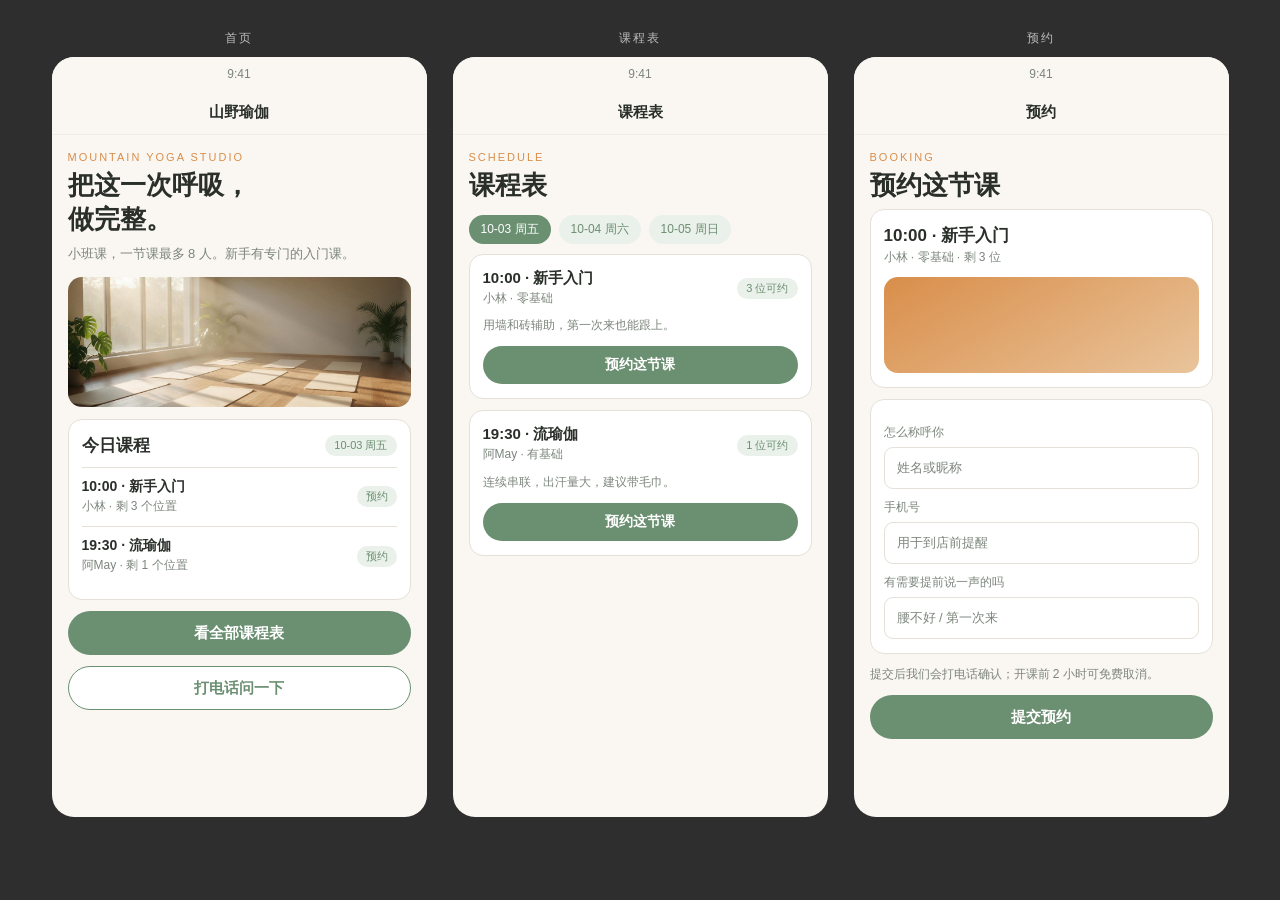
<file: 04-miniprogram/预览.html>
<!doctype html>
<html lang="zh-CN">
<head>
<meta charset="utf-8">
<meta name="viewport" content="width=device-width,initial-scale=1">
<title>山野瑜伽 · 小程序三屏预览</title>
<style>
:root{
  --cream:#FAF7F2; --ink:#2A2F2A; --muted:#7C857C; --line:#E5E0D8;
  --sage:#6B8F71; --sage-soft:#EAF0EA; --amber:#D98E4A;
  --font:-apple-system,"PingFang SC","Microsoft YaHei",sans-serif;
}
*{margin:0;padding:0;box-sizing:border-box}
body{background:#2E2E2E;padding:30px;font-family:var(--font);color:var(--ink)}
.board{display:flex;gap:26px;align-items:flex-start;justify-content:center;flex-wrap:wrap}
.label{color:#BDBDBD;font-size:12px;letter-spacing:.16em;text-align:center;margin-bottom:10px}
.screen{width:375px;height:760px;background:var(--cream);border-radius:22px;overflow:hidden;position:relative}
.status{height:34px;display:flex;align-items:center;justify-content:center;font-size:12px;color:var(--muted);background:var(--cream)}
.nav{height:44px;display:flex;align-items:center;justify-content:center;font-size:15px;font-weight:700;background:var(--cream);border-bottom:1px solid rgba(0,0,0,.04)}
.body{padding:16px;height:calc(100% - 78px);overflow:hidden}
.eyebrow{font-size:11px;letter-spacing:2px;color:var(--amber);text-transform:uppercase}
.h1{font-size:26px;line-height:1.3;font-weight:800;margin:6px 0 6px}
.h2{font-size:17px;font-weight:800}
.muted{color:var(--muted);font-size:13px;line-height:1.7}
.card{background:#fff;border:1px solid var(--line);border-radius:14px;padding:14px 13px;margin-bottom:11px}
.row{display:flex;align-items:center;justify-content:space-between;gap:8px}
.tag{font-size:11px;padding:3px 9px;border-radius:99px;background:var(--sage-soft);color:var(--sage);white-space:nowrap}
.thumb{height:130px;border-radius:14px;background:linear-gradient(150deg,#6B8F71,#A8C0AC)}
.thumb.amber{background:linear-gradient(150deg,#D98E4A,#E9C49B);height:96px;margin-top:10px}
.btn{height:44px;border-radius:22px;background:var(--sage);color:#fff;font-size:15px;font-weight:700;
  display:flex;align-items:center;justify-content:center;margin-top:11px}
.btn.ghost{background:#fff;color:var(--sage);border:1.5px solid var(--sage)}
.field{border:1px solid var(--line);border-radius:9px;height:42px;display:flex;align-items:center;padding:0 12px;
  font-size:13px;color:var(--muted);background:#fff}
.label2{font-size:12px;color:var(--muted);margin:10px 0 6px}
.chips{display:flex;gap:8px;margin:12px 0 10px;overflow:hidden}
.chip{font-size:12px;padding:6px 12px;border-radius:99px;background:var(--sage-soft);color:var(--sage);white-space:nowrap}
.chip.on{background:var(--sage);color:#fff}
.note{font-size:12px;color:var(--muted);margin-top:8px;line-height:1.6}
</style>
</head>
<body>
<div class="board">

  <!-- 屏 1：首页 -->
  <div>
    <div class="label">首页</div>
    <div class="screen">
      <div class="status">9:41</div>
      <div class="nav">山野瑜伽</div>
      <div class="body">
        <div class="eyebrow">Mountain Yoga Studio</div>
        <div class="h1">把这一次呼吸，<br>做完整。</div>
        <div class="muted">小班课，一节课最多 8 人。新手有专门的入门课。</div>
        <div class="thumb" style="margin-top:12px;background-image:url('thumb.jpg');background-size:cover;background-position:center"></div>
        <div class="card" style="margin-top:12px">
          <div class="row"><div class="h2">今日课程</div><div class="tag">10-03 周五</div></div>
          <div class="row" style="padding:10px 0;border-top:1px solid var(--line);margin-top:10px">
            <div><div style="font-size:14px;font-weight:700">10:00 · 新手入门</div>
              <div class="muted" style="font-size:12px">小林 · 剩 3 个位置</div></div>
            <div class="tag">预约</div>
          </div>
          <div class="row" style="padding:10px 0;border-top:1px solid var(--line)">
            <div><div style="font-size:14px;font-weight:700">19:30 · 流瑜伽</div>
              <div class="muted" style="font-size:12px">阿May · 剩 1 个位置</div></div>
            <div class="tag">预约</div>
          </div>
        </div>
        <div class="btn">看全部课程表</div>
        <div class="btn ghost">打电话问一下</div>
      </div>
    </div>
  </div>

  <!-- 屏 2：课程表 -->
  <div>
    <div class="label">课程表</div>
    <div class="screen">
      <div class="status">9:41</div>
      <div class="nav">课程表</div>
      <div class="body">
        <div class="eyebrow">Schedule</div>
        <div class="h1">课程表</div>
        <div class="chips">
          <div class="chip on">10-03 周五</div><div class="chip">10-04 周六</div><div class="chip">10-05 周日</div>
        </div>
        <div class="card">
          <div class="row">
            <div><div style="font-size:15px;font-weight:800">10:00 · 新手入门</div>
              <div class="muted" style="font-size:12px">小林 · 零基础</div></div>
            <div class="tag">3 位可约</div>
          </div>
          <div class="note">用墙和砖辅助，第一次来也能跟上。</div>
          <div class="btn" style="height:38px;font-size:14px">预约这节课</div>
        </div>
        <div class="card">
          <div class="row">
            <div><div style="font-size:15px;font-weight:800">19:30 · 流瑜伽</div>
              <div class="muted" style="font-size:12px">阿May · 有基础</div></div>
            <div class="tag">1 位可约</div>
          </div>
          <div class="note">连续串联，出汗量大，建议带毛巾。</div>
          <div class="btn" style="height:38px;font-size:14px">预约这节课</div>
        </div>
      </div>
    </div>
  </div>

  <!-- 屏 3：预约 -->
  <div>
    <div class="label">预约</div>
    <div class="screen">
      <div class="status">9:41</div>
      <div class="nav">预约</div>
      <div class="body">
        <div class="eyebrow">Booking</div>
        <div class="h1">预约这节课</div>
        <div class="card">
          <div class="h2">10:00 · 新手入门</div>
          <div class="muted" style="font-size:12px">小林 · 零基础 · 剩 3 位</div>
          <div class="thumb amber"></div>
        </div>
        <div class="card">
          <div class="label2">怎么称呼你</div><div class="field">姓名或昵称</div>
          <div class="label2">手机号</div><div class="field">用于到店前提醒</div>
          <div class="label2">有需要提前说一声的吗</div><div class="field">腰不好 / 第一次来</div>
        </div>
        <div class="note">提交后我们会打电话确认；开课前 2 小时可免费取消。</div>
        <div class="btn">提交预约</div>
      </div>
    </div>
  </div>

</div>
</body>
</html>
</file>
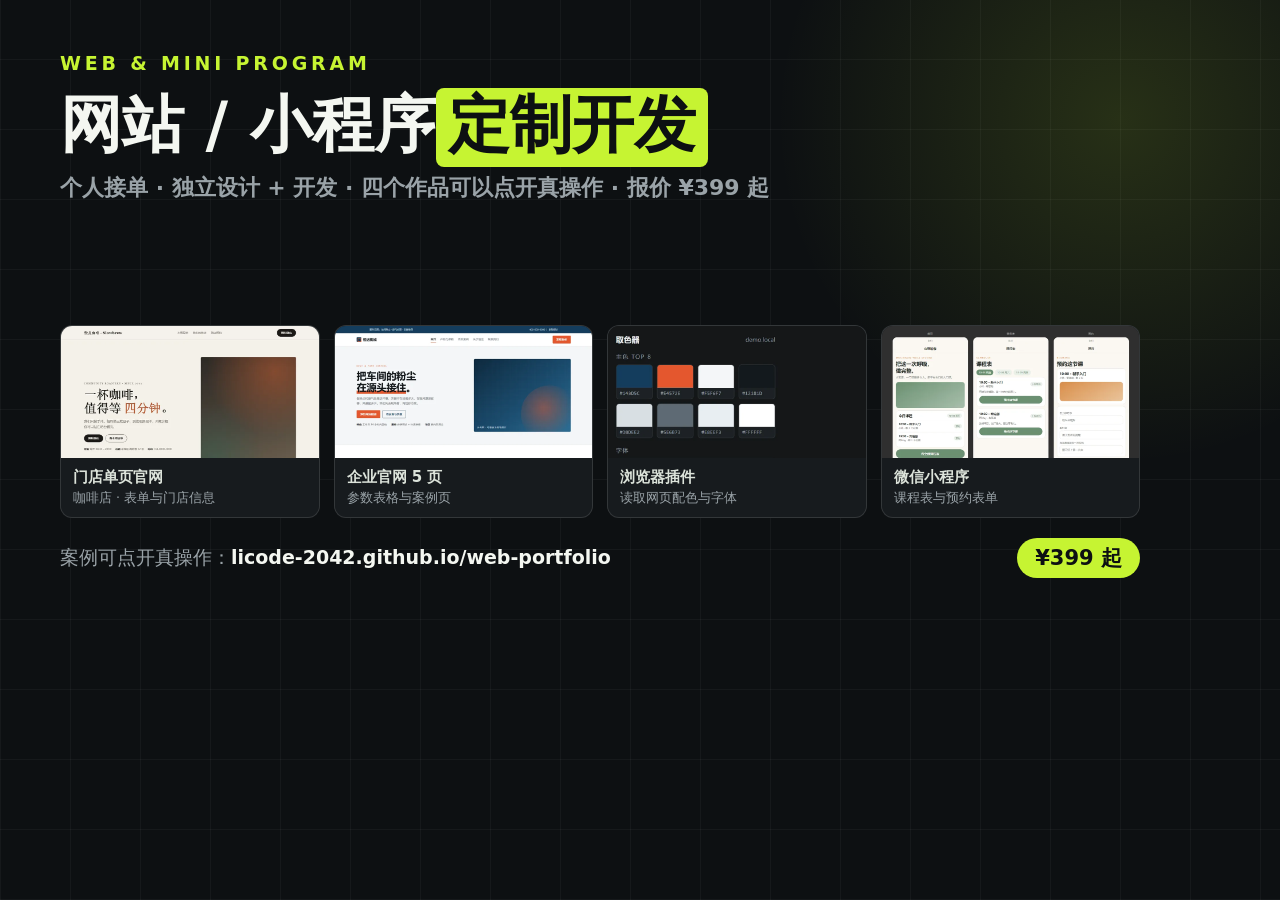
<file: assets/og-cover.html>
<!doctype html>
<html lang="zh-CN">
<head><meta charset="utf-8">
<style>
:root{--bg:#0D1012;--ink:#F4F7F1;--dim:#9AA3A8;--neon:#C6F432;--line:rgba(255,255,255,.12);
  --font:"Microsoft YaHei","PingFang SC",system-ui,sans-serif}
*{margin:0;padding:0;box-sizing:border-box}
body{width:1200px;height:630px;background:var(--bg);color:var(--ink);font-family:var(--font);overflow:hidden}
.grid{position:absolute;inset:0;background-image:
  repeating-linear-gradient(0deg,rgba(255,255,255,.04) 0 1px,transparent 1px 70px),
  repeating-linear-gradient(90deg,rgba(255,255,255,.04) 0 1px,transparent 1px 70px)}
.glow{position:absolute;right:-220px;top:-260px;width:760px;height:760px;border-radius:50%;
  background:radial-gradient(circle at 50% 50%,rgba(198,244,50,.14),transparent 64%)}
.wrap{position:relative;height:100%;padding:52px 60px;display:flex;flex-direction:column}
.eyebrow{font-size:19px;letter-spacing:.2em;color:var(--neon);text-transform:uppercase;font-weight:700}
h1{font-size:62px;line-height:1.12;font-weight:900;margin:16px 0 14px}
h1 .hl{background:var(--neon);color:#0D1012;padding:0 12px 6px;border-radius:8px}
.lede{font-size:22px;color:var(--dim);font-weight:600;max-width:60ch}
.row{margin-top:auto;display:grid;grid-template-columns:repeat(4,1fr);gap:14px}
.card{background:#171B1E;border:1px solid var(--line);border-radius:12px;overflow:hidden}
.thumb{height:132px;background-size:cover;background-position:top center;background-color:#0e1420}
.cap{padding:10px 12px;font-size:15px;font-weight:700;color:#DCE3DA}
.cap span{display:block;font-size:12.5px;color:var(--dim);font-weight:400;margin-top:3px}
.foot{margin-top:20px;display:flex;justify-content:space-between;align-items:center;font-size:19px;color:var(--dim)}
.foot b{color:var(--ink)}
.price{background:var(--neon);color:#0D1012;font-weight:900;padding:6px 18px;border-radius:999px;font-size:21px}
</style>
</head>
<body>
<div class="grid"></div><div class="glow"></div>
<div class="wrap">
  <p class="eyebrow">Web &amp; Mini Program</p>
  <h1>网站 / 小程序<span class="hl">定制开发</span></h1>
  <p class="lede">个人接单 · 独立设计 + 开发 · 四个作品可以点开真操作 · 报价 ¥399 起</p>
  <div class="row">
    <div class="card"><div class="thumb" style="background-image:url('thumbs/01-cafe.webp')"></div><div class="cap">门店单页官网<span>咖啡店 · 表单与门店信息</span></div></div>
    <div class="card"><div class="thumb" style="background-image:url('thumbs/02-corp.webp')"></div><div class="cap">企业官网 5 页<span>参数表格与案例页</span></div></div>
    <div class="card"><div class="thumb" style="background-image:url('thumbs/03-plugin.webp')"></div><div class="cap">浏览器插件<span>读取网页配色与字体</span></div></div>
    <div class="card"><div class="thumb" style="background-image:url('thumbs/04-miniprogram.webp')"></div><div class="cap">微信小程序<span>课程表与预约表单</span></div></div>
  </div>
  <div class="foot">
    <span>案例可点开真操作：<b>licode-2042.github.io/web-portfolio</b></span>
    <span class="price">¥399 起</span>
  </div>
</div>
</body>
</html>
</file>
<file: 02-corp/assets/styles.css>
/* 恒远机械 · 企业官网示例
   Hallmark 预检自评 P5 H4 E5 S4 R5 V5 —— 无编造数据、无假 chrome、颜色全走 token、四档宽度可读 */
:root{
  --bg:#F5F6F7; --surface:#FFFFFF; --ink:#12181D; --ink-soft:#5E6B73;
  --brand:#143D5C; --brand-soft:#E8EEF3; --accent:#E4572E; --line:#D8DEE2;
  --pad-x:clamp(18px,5vw,72px); --maxw:1200px;
  --font-sans:"Microsoft YaHei","PingFang SC","Noto Sans SC",system-ui,sans-serif;
  --font-mono:"Consolas","SF Mono",ui-monospace,monospace;
}
*{margin:0;padding:0;box-sizing:border-box}
html,body{overflow-x:clip}
body{background:var(--bg);color:var(--ink);font-family:var(--font-sans);line-height:1.7;-webkit-font-smoothing:antialiased}
img,svg{display:block;max-width:100%}
a{color:inherit}
.wrap{max-width:var(--maxw);margin:0 auto;padding:0 var(--pad-x)}
.eyebrow{font-family:var(--font-mono);font-size:12px;letter-spacing:.2em;text-transform:uppercase;color:var(--accent)}

/* 顶部 */
.topbar{background:var(--brand);color:#D6E1EA;font-size:13px}
.topbar .wrap{display:flex;justify-content:space-between;gap:16px;flex-wrap:wrap;padding:9px var(--pad-x)}
.topbar a{color:#D6E1EA;text-decoration:none;white-space:nowrap}
header{position:sticky;top:0;z-index:20;background:rgba(255,255,255,.96);backdrop-filter:blur(8px);border-bottom:1px solid var(--line)}
.bar{display:flex;align-items:center;justify-content:space-between;gap:18px;padding:14px 0}
.brand{display:flex;align-items:center;gap:10px;text-decoration:none;font-weight:800;font-size:19px;white-space:nowrap}
.brand i{width:26px;height:26px;background:var(--brand);display:block;border-radius:4px;position:relative}
.brand i::after{content:"";position:absolute;left:6px;top:6px;width:14px;height:14px;border:3px solid var(--accent)}
.nav{display:flex;gap:24px;font-size:15px}
.nav a{text-decoration:none;color:var(--ink-soft);padding:4px 0;border-bottom:2px solid transparent}
.nav a:hover{color:var(--brand);border-bottom-color:var(--brand)}
.nav a[aria-current="page"]{color:var(--ink);border-bottom-color:var(--accent)}
.btn{display:inline-flex;align-items:center;justify-content:center;min-height:44px;padding:0 20px;border-radius:4px;
  font-size:15px;font-weight:700;text-decoration:none;border:1px solid transparent;white-space:nowrap;transition:.18s}
.btn-solid{background:var(--accent);color:#fff}
.btn-solid:hover{background:#c8451f}
.btn-line{border-color:var(--brand);color:var(--brand)}
.btn-line:hover{background:var(--brand-soft)}

/* 通用小节 */
.section{padding:clamp(44px,6vw,84px) 0}
.section.alt{background:var(--surface);border-top:1px solid var(--line);border-bottom:1px solid var(--line)}
.head{display:grid;grid-template-columns:minmax(0,1fr) minmax(0,1fr);gap:18px;align-items:end;margin-bottom:clamp(22px,3.4vw,40px)}
.head h2{font-size:clamp(22px,3.2vw,34px);line-height:1.3;font-weight:800;overflow-wrap:anywhere;min-width:0}
.head p{color:var(--ink-soft);font-size:15px}

/* 首页首屏 */
.hero{display:grid;grid-template-columns:minmax(0,1.05fr) minmax(0,.95fr);gap:clamp(22px,4.5vw,56px);align-items:center;padding:clamp(34px,5vw,72px) 0}
.hero h1{font-size:clamp(30px,5.2vw,56px);line-height:1.16;font-weight:900;letter-spacing:-.01em;overflow-wrap:anywhere;min-width:0;margin:12px 0 16px}
.hero h1 u{text-decoration:none;box-shadow:inset 0 -.32em 0 var(--accent)}
.lede{font-size:16px;color:var(--ink-soft);max-width:48ch}
.actions{display:flex;flex-wrap:wrap;gap:12px;margin-top:26px}
.facts{display:flex;flex-wrap:wrap;gap:10px 26px;margin-top:24px;font-size:14px;color:var(--ink-soft)}
.facts b{color:var(--ink)}
.figbox{position:relative;border-radius:6px;overflow:hidden;aspect-ratio:4/3;
  background:linear-gradient(140deg,#0E2A3F,#1C4E71 58%,#2E6E93);}
.figbox::before{content:"";position:absolute;inset:0;opacity:.5;
  background-image:repeating-linear-gradient(0deg,rgba(255,255,255,.07) 0 1px,transparent 1px 34px),
                   repeating-linear-gradient(90deg,rgba(255,255,255,.07) 0 1px,transparent 1px 34px)}
.figbox::after{content:"";position:absolute;right:-40px;bottom:-60px;width:320px;height:320px;border-radius:50%;
  background:radial-gradient(circle at 40% 40%,rgba(228,87,46,.5),transparent 62%)}
.figbox span{position:absolute;left:18px;bottom:14px;color:#CFDDE7;font-size:12px;letter-spacing:.14em;z-index:2}

/* 三栏业务卡 */
.cards{display:grid;grid-template-columns:repeat(3,minmax(0,1fr));gap:18px}
.card{background:var(--surface);border:1px solid var(--line);border-radius:6px;padding:24px 22px;display:flex;flex-direction:column;gap:10px}
.card .k{font-family:var(--font-mono);font-size:12px;color:var(--accent);letter-spacing:.16em}
.card h3{font-size:18px;font-weight:800}
.card p{font-size:14px;color:var(--ink-soft);flex:1}
.card a{font-size:14px;color:var(--brand);text-decoration:none;font-weight:700}

/* 流程四步 */
.steps{display:grid;grid-template-columns:repeat(4,minmax(0,1fr));gap:16px;counter-reset:s}
.step{background:var(--surface);border:1px solid var(--line);border-left:4px solid var(--brand);border-radius:4px;padding:20px}
.step::before{counter-increment:s;content:"0" counter(s);font-family:var(--font-mono);font-size:13px;color:var(--accent);display:block;margin-bottom:8px}
.step h3{font-size:16px;margin-bottom:6px}
.step p{font-size:13px;color:var(--ink-soft)}

/* 表格（产品参数） */
.table{width:100%;border-collapse:collapse;background:var(--surface);font-size:14px}
.table caption{text-align:left;font-size:14px;color:var(--ink-soft);padding-bottom:10px}
.table th,.table td{border:1px solid var(--line);padding:12px 14px;text-align:left}
.table th{background:var(--brand-soft);font-weight:700;white-space:nowrap}
.table td.num{font-family:var(--font-mono)}
.tablewrap{overflow-x:auto}

/* 案例网格 */
.cases{display:grid;grid-template-columns:repeat(3,minmax(0,1fr));gap:18px}
.case{background:var(--surface);border:1px solid var(--line);border-radius:6px;overflow:hidden;display:flex;flex-direction:column}
.case .ph{aspect-ratio:16/10;background:linear-gradient(150deg,#17364C,#2C6285)}
.case .body{padding:18px 20px 20px;display:flex;flex-direction:column;gap:8px;flex:1}
.case .tag{align-self:flex-start;font-size:12px;padding:3px 9px;border-radius:99px;background:var(--brand-soft);color:var(--brand)}
.case h3{font-size:16px}
.case p{font-size:13px;color:var(--ink-soft);flex:1}

/* 时间轴（关于页） */
.timeline{list-style:none;border-left:2px solid var(--line);padding-left:24px;display:grid;gap:22px}
.timeline li{position:relative}
.timeline li::before{content:"";position:absolute;left:-31px;top:9px;width:12px;height:12px;border-radius:50%;background:var(--accent)}
.timeline time{font-family:var(--font-mono);font-size:13px;color:var(--accent)}
.timeline h3{font-size:16px;margin:4px 0 4px}
.timeline p{font-size:14px;color:var(--ink-soft)}

/* 表单 */
.form{display:grid;gap:14px;background:var(--surface);border:1px solid var(--line);border-radius:6px;padding:clamp(20px,3vw,32px)}
.field{display:grid;gap:6px}
.form label{font-size:13px;color:var(--ink-soft)}
.form input,.form select,.form textarea{width:100%;min-height:46px;padding:12px 14px;border:1px solid var(--line);border-radius:4px;
  font-family:var(--font-sans);font-size:15px;background:#fff;color:var(--ink)}
.form textarea{min-height:110px;resize:vertical}
.form .btn-solid{justify-self:start;padding:0 26px}
.hint{font-size:12px;color:var(--ink-soft)}

/* 页脚 */
footer{background:#0E2233;color:#A9BBC8;padding:clamp(34px,4.6vw,58px) 0 24px}
footer h4{color:#EDF3F7;font-size:15px;margin-bottom:12px}
.fgrid{display:grid;grid-template-columns:minmax(0,1.5fr) minmax(0,1fr) minmax(0,1fr);gap:26px}
.flist{list-style:none;display:grid;gap:8px;font-size:14px}
footer a{color:#A9BBC8;text-decoration:none}
footer a:hover{color:#fff}
.fbase{margin-top:30px;padding-top:16px;border-top:1px solid #223B4F;font-size:12px;display:flex;justify-content:space-between;gap:12px;flex-wrap:wrap}

@media (max-width:900px){
  .hero,.head{grid-template-columns:minmax(0,1fr)}
  .cards,.cases{grid-template-columns:minmax(0,1fr)}
  .steps{grid-template-columns:repeat(2,minmax(0,1fr))}
  .fgrid{grid-template-columns:minmax(0,1fr)}
}
@media (max-width:600px){
  .nav{display:none}
  .steps{grid-template-columns:minmax(0,1fr)}
}
</file>
